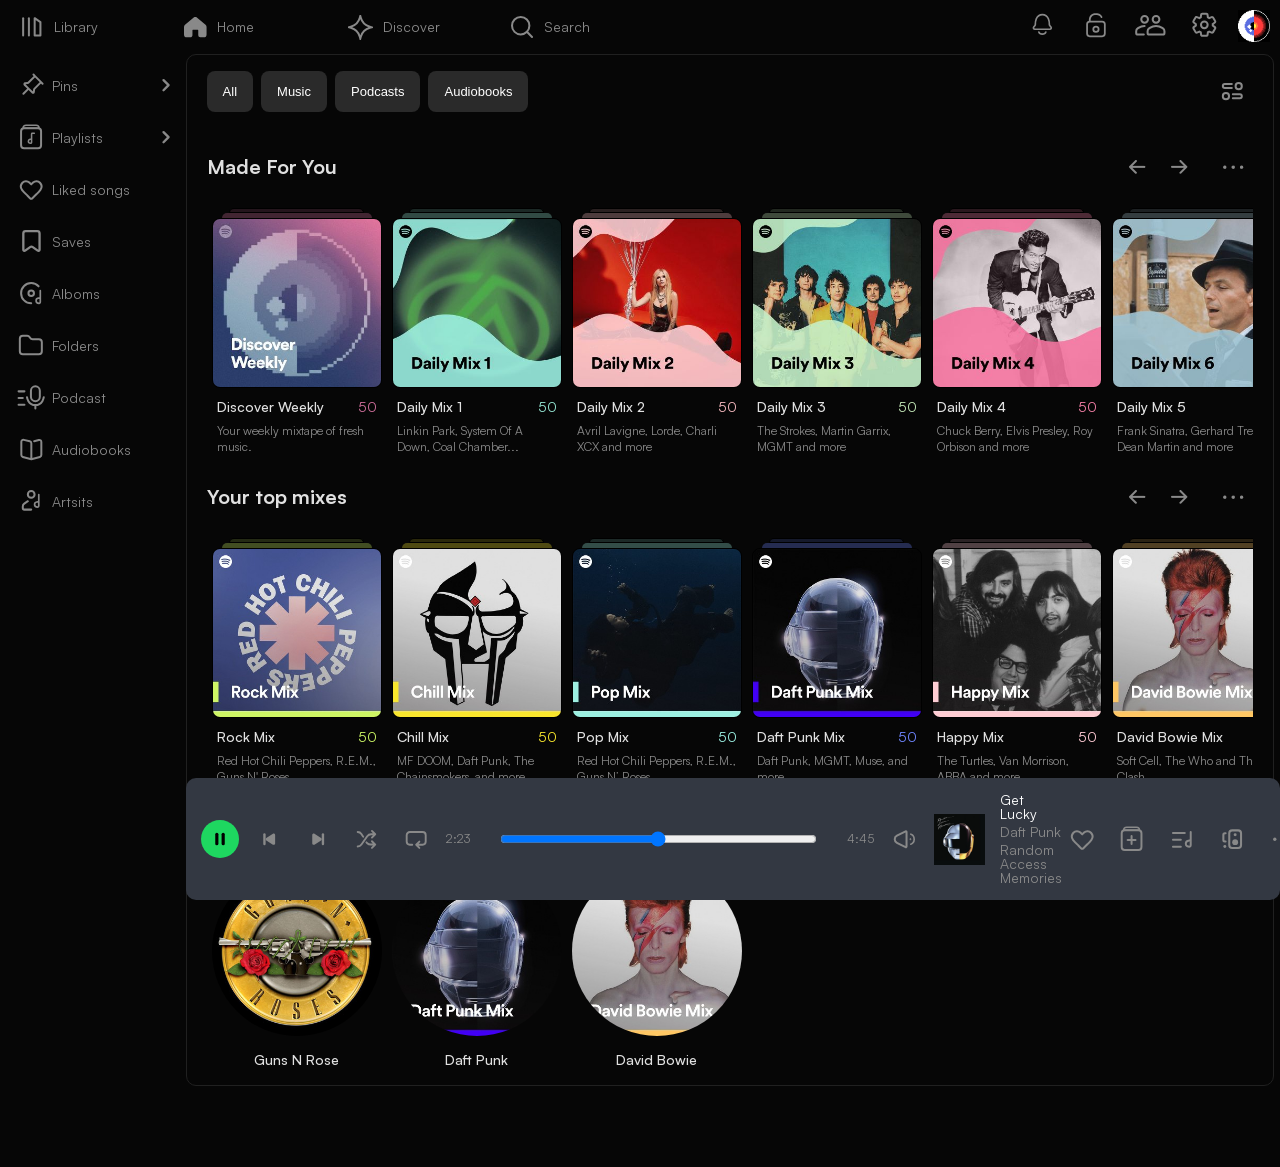
<file: index.html>
<!doctype html>
<html lang="en">
    <head>
        <meta charset="UTF-8">
        <meta name="viewport" content="width=device-width, initial-scale=1.0">
        <link rel="stylesheet" href="./css/style.css">
        <link rel="stylesheet" href="./fonts/Satoshi_complete/Satoshi_complete/Fonts/WEB/css/satoshi.css">
        <title>imer-10Xfy</title>
    </head>

    <body>
        <!-- mobile and desktop header and menu -->
         <header>
            <!-- desktop >1200px -->
            <section class="desktop-menu">
                <figure class="first-section-head">
                    <div class="header-div">
                        <a href="./Z-HTMLS/Library-HTML/Library.html">
                            <img src="./assets/images/library.svg" alt="#">
                            <p>Library</p>
                        </a>
                    </div>

                    <div class="header-div">
                        <a href="./index.html">
                            <img src="./assets/images/home button.svg" alt="#">
                            <p>Home</p>
                        </a>
                    </div>

                    <div class="header-div">
                        <a href="./Z-HTMLS/Discover.html">
                            <img src="./assets/images/Star.svg" alt="#">
                            <p>Discover</p>
                        </a>
                    </div>

                    <div class="header-div">
                        <a href="./Z-HTMLS/search.html">
                            <img src="./assets/images/search.svg" alt="#">
                            <p>Search</p>
                        </a>
                    </div>

                </figure>
                <figure class="second-section-head">
                    <a href="#"><img src="./assets/images/News.svg" class="green-hover" alt="#"></a>
                    <a href="#"><img src="./assets/images/private.svg" class="green-hover" alt="#"></a>

                    <!-- მარჯვენა საიდბარის ღილაკი -->
                    <label for="right-sidebar" class="right-sidebar-btn">
                        <input type="checkbox" id="right-sidebar" hidden>
                        <img src="./assets/images/friends.svg" alt="#" class="checked-color">
                    </label>

                    <a href="#"><img src="./assets/images/settings.svg" class="green-hover" alt="#"></a>
                    <a href="#"><img src="./assets/images/profile image.png" class="profile-img" alt="#"></a>
                </figure>
            </section>
            <!-- mobile 390px -->
            <section class="mobile-menu">
                <div class="header-div">
                    <a href="./index.html">
                        <img src="./assets/images/home button.svg" alt="#">
                        <p>Home</p>
                    </a>
                </div>
                <div class="header-div">
                    <a href="./Z-HTMLS/Discover.html">
                        <img src="./assets/images/Star.svg" alt="#">
                        <p>Discover</p>
                    </a>
                </div>
                <div class="header-div">
                    <a href="./Z-HTMLS/search.html">
                        <img src="./assets/images/search.svg" alt="#">
                        <p>Search</p>
                    </a>
                </div>
                <div class="header-div">
                    <a href="./Z-HTMLS/Library-HTML/Library.html">
                        <img src="./assets/images/library.svg" alt="#">
                        <p>Library</p>
                    </a>
                </div>
                <div class="header-div">
                    <a href="#">
                        <img src="./assets/images/profile.svg" alt="#">
                        <p>Me</p>
                    </a>
                </div>
            </section>
        </header>


        <main>
            <!-- sidebar sections -->
            <aside class="side-bar">
                <nav>
                    <ul>
                        <li>
                            <a href="#">
                                <img src="./assets/images/Pins.svg" alt="#">
                                <p>Pins</p>
                            </a>
                            <img class="arrow" src="./assets/images/sidebar.svg" alt="#">
                        </li>
                        <li>
                            <a href="./Z-HTMLS/Playlist.html">
                                <img src="./assets/images/Playlist.svg" alt="#">
                                <p>Playlists</p>
                            </a>
                            <img class="arrow" src="./assets/images/sidebar.svg" alt="#">
                        </li>
                        <li>
                            <a href="./Z-HTMLS/Library-HTML/Linked-songs.html">
                                <img src="./assets/images/liked songs.svg" alt="#">
                                <p>Liked songs</p>
                            </a>
                        </li>
                        <li>
                            <a href="#">
                                <img src="./assets/images/saves.svg" alt="#">
                                <p>Saves</p>
                            </a>
                        </li>
                        <li>
                            <a href="./Z-HTMLS/Album.html">
                                <img src="./assets/images/Alboms.svg" alt="#">
                                <p>Alboms</p>
                            </a>
                        </li>
                        <li>
                            <a href="#">
                                <img src="./assets/images/Folders.svg" alt="#">
                                <p>Folders</p>
                            </a>
                        </li>
                        <li>
                            <a href="#">
                                <img src="./assets/images/podcast.svg" alt="#">
                                <p>Podcast</p>
                            </a>
                        </li>
                        <li>
                            <a href="#">
                                <img src="./assets/images/audiobook.svg" alt="#">
                                <p>Audiobooks</p>
                            </a>
                        </li>
                        <li>
                            <a href="./Z-HTMLS/Artists-HTML/Artist-Home.html">
                                <img src="./assets/images/Artists.svg" alt="#">
                                <p>Artsits</p>
                            </a>
                        </li>
                    </ul>
                </nav>
            </aside>

            <section class="main-content">

                <section class="card-container">
                    <!-- temo -->
                    <section class="first-section">
                        <div class="filter-bar">
                            <button class="filter-btn filter-btn--all">All</button>
                            <button class="filter-btn">Music</button>
                            <button class="filter-btn">Podcasts</button>
                            <button class="filter-btn">Audiobooks</button>

                            <button class="icon-btn">
                                <img src="assets/images/first-section-icon.svg" alt="Settings" />
                            </button>
                        </div>

                        <div class="first-section-grid">
                            <a href="#" class="mix-card">
                                <img src="assets/images/first-section-img1.svg" alt="Get Lucky" />
                                <div class="card-info">
                                    <h4>Get Lucky feat...</h4>
                                    <p>Daft Punk</p>
                                </div>
                            </a>

                            <a href="#" class="mix-card">
                                <img src="assets/images/first-section-img2.svg" alt="Daily Mix 2" />
                                <div class="card-info">
                                    <h4>Daily Mix 2</h4>
                                </div>
                            </a>

                            <a href="#" class="mix-card">
                                <img src="assets/images/first-section-img3.svg" alt="Daily Mix 2" />
                                <div class="card-info">
                                    <h4>Daily Mix 1</h4>
                                </div>
                            </a>

                            <a href="#" class="mix-card">
                                <img src="assets/images/first-section-img1.svg" alt="Get Lucky" />
                                <div class="card-info">
                                    <h4>Instant Crush</h4>
                                    <p>Daft Punk</p>
                                </div>
                            </a>

                            <a href="#" class="mix-card">
                                <img src="assets/images/first-section-img1.svg" alt="Get Lucky" />
                                <div class="card-info">
                                    <h4>Around the Wo...</h4>
                                    <p>Daft Punk</p>
                                </div>
                            </a>

                            <a href="#" class="mix-card">
                                <img src="assets/images/first-section-img4.svg" alt="Get Lucky" />
                                <div class="card-info">
                                    <h4>Rock Mix</h4>
                                </div>
                            </a>
                        </div>
                    </section>


                    <!-- Mate -->
                    <section class="card-section">
                        <div class="card-title">
                            <p>Made For You</p>
                            <div>
                                <img src="assets/images/leftArrow.png" alt="leftArrow" class="arr">
                                <img src="assets/images/rightWhiteArrow.png" alt="rightWhiteArrow" class="arr">
                                <img src="assets/images/tree-dots.png" alt="tree dots :D" class="treeDots">
                            </div>
                        </div>
                        
                        <div class="cards-row1">
                            <div class="cards-container">
                                <div class="card">
                                    <div></div>
                                    <div></div>
                                    <a href="#">
                                        <img src="assets/images/DiscoverWeekly.png" class="card-img" alt="card"
                                            title="Discover Weekly">
                                    </a>
                                </div>
                                <div class="card-text">
                                    <p>Discover Weekly</p>
                                    <p>50</p>
                                </div>
                                <p>Your weekly mixtape of fresh music.</p>
                            </div>

                            <div class="cards-container">
                                <div class="card">
                                    <div></div>
                                    <div></div>
                                    <a href="#">
                                        <img src="assets/images/DailyMix1.png" class="card-img" alt="card"
                                            title="Daily Mix 1">
                                    </a>
                                </div>
                                <div class="card-text">
                                    <p>Daily Mix 1</p>
                                    <p>50</p>
                                </div>
                                <p>Linkin Park, System Of A Down, Coal Chamber...</p>
                            </div>

                            <div class="cards-container">
                                <div class="card">
                                    <div></div>
                                    <div></div>
                                    <a href="#">
                                        <img src="assets/images/DailyMix2.png" class="card-img" alt="card"
                                            title="Daily Mix 2">
                                    </a>
                                </div>
                                <div class="card-text">
                                    <p>Daily Mix 2</p>
                                    <p>50</p>
                                </div>
                                <p>Avril Lavigne, Lorde, Charli XCX and more</p>
                            </div>

                            <div class="cards-container">
                                <div class="card">
                                    <div></div>
                                    <div></div>
                                    <a href="#">
                                        <img src="assets/images/DailyMix3.png" class="card-img" alt="card"
                                            title="Daily Mix 3">
                                    </a>
                                </div>
                                <div class="card-text">
                                    <p>Daily Mix 3</p>
                                    <p>50</p>
                                </div>
                                <p>The Strokes, Martin Garrix, MGMT and more</p>
                            </div>

                            <div class="cards-container">
                                <div class="card">
                                    <div></div>
                                    <div></div>
                                    <a href="#">
                                        <img src="assets/images/DailyMix4.png" class="card-img" alt="card"
                                            title="Daily Mix 4">
                                    </a>
                                </div>
                                <div class="card-text">
                                    <p>Daily Mix 4</p>
                                    <p>50</p>
                                </div>
                                <p>Chuck Berry, Elvis Presley, Roy Orbison and more</p>
                            </div>

                            <div class="cards-container">
                                <div class="card">
                                    <div></div>
                                    <div></div>
                                    <a href="#">
                                        <img src="assets/images/DailyMix5.png" class="card-img" alt="card"
                                            title="Daily Mix 5">
                                    </a>
                                </div>
                                <div class="card-text">
                                    <p>Daily Mix 5</p>
                                    <p>50</p>
                                </div>
                                <p>Frank Sinatra, Gerhard Trede, Dean Martin and more</p>
                            </div>

                            <div class="cards-container">
                                <div class="card">
                                    <div></div>
                                    <div></div>
                                    <a href="#">
                                        <img src="assets/images/NirvanaRadio.png" class="card-img" alt="card"
                                            title="Nirvana Radio">
                                    </a>
                                </div>
                                <div class="card-text">
                                    <p>Nirvana Radio</p>
                                    <p>50</p>
                                </div>
                                <p>The Strokes, Martin Garrix, MGMT and more</p>
                            </div>

                            <div class="cards-container">
                                <div class="card">
                                    <div></div>
                                    <div></div>
                                    <a href="#">
                                        <img src="assets/images/FallOutBoy.png" class="card-img" alt="card"
                                            title="Fall Out Boy Radio">
                                    </a>
                                </div>
                                <div class="card-text">
                                    <p>Fall Out Boy Radio</p>
                                    <p>50</p>
                                </div>
                                <p>With Panic! At The Disco, The All-American Rejects,...</p>
                            </div>
                        </div>
                    </section>

                    <section class="card-section">
                        <div class="card-title">
                            <p>Your top mixes</p>
                            <div>
                                <img src="assets/images/leftArrow.png" alt="leftArrow" class="arr">
                                <img src="assets/images/rightWhiteArrow.png" alt="rightWhiteArrow" class="arr">
                                <img src="assets/images/tree-dots.png" alt="tree dots :D" class="treeDots">
                            </div>
                        </div>


                        <div class="cards-row2">
                            <div class="cards-container">
                                <div class="card">
                                    <div></div>
                                    <div></div>
                                    <a href="#">
                                        <img src="assets/images/RockMix.png" class="card-img" alt="card" title="Rock Mix">
                                    </a>
                                </div>
                                <div class="card-text">
                                    <p>Rock Mix</p>
                                    <p>50</p>
                                </div>
                                <p>Red Hot Chili Peppers, R.E.M., Guns N' Roses...</p>
                            </div>

                            <div class="cards-container">
                                <div class="card">
                                    <div></div>
                                    <div></div>
                                    <a href="#">
                                        <img src="assets/images/ChillMix.png" class="card-img" alt="card" title="Chill Mix">
                                    </a>
                                </div>
                                <div class="card-text">
                                    <p>Chill Mix</p>
                                    <p>50</p>
                                </div>
                                <p>MF DOOM, Daft Punk, The Chainsmokers, and more.</p>
                            </div>

                            <div class="cards-container">
                                <div class="card">
                                    <div></div>
                                    <div></div>
                                    <a href="#">
                                        <img src="assets/images/PopMix.png" class="card-img" alt="card" title="Pop Mix">
                                    </a>
                                </div>
                                <div class="card-text">
                                    <p>Pop Mix</p>
                                    <p>50</p>
                                </div>
                                <p>Red Hot Chili Peppers, R.E.M., Guns N’ Roses...</p>
                            </div>

                            <div class="cards-container">
                                <div class="card">
                                    <div></div>
                                    <div></div>
                                    <a href="#">
                                        <img src="assets/images/DaftPunkMix.png" class="card-img" alt="card"
                                            title="Daft Punk Mix">
                                    </a>
                                </div>
                                <div class="card-text">
                                    <p>Daft Punk Mix</p>
                                    <p>50</p>
                                </div>
                                <p>Daft Punk, MGMT, Muse, and more</p>
                            </div>

                            <div class="cards-container">
                                <div class="card">
                                    <div></div>
                                    <div></div>
                                    <a href="#">
                                        <img src="assets/images/HappyMix.png" class="card-img" alt="card" title="Happy Mix">
                                    </a>
                                </div>
                                <div class="card-text">
                                    <p>Happy Mix</p>
                                    <p>50</p>
                                </div>
                                <p>The Turtles, Van Morrison, ABBA and more</p>
                            </div>

                            <div class="cards-container">
                                <div class="card">
                                    <div></div>
                                    <div></div>
                                    <a href="#">
                                        <img src="assets/images/DavidBowieMix.png" class="card-img" alt="card"
                                            title="David Bowie Mix">
                                    </a>
                                </div>
                                <div class="card-text">
                                    <p>David Bowie Mix</p>
                                    <p>50</p>
                                </div>
                                <p>Soft Cell, The Who and The Clash</p>
                            </div>

                            <div class="cards-container">
                                <div class="card">
                                    <div></div>
                                    <div></div>
                                    <a href="#">
                                        <img src="assets/images/UpbeatMix.png" class="card-img" alt="card"
                                            title="Upbeat Mix">
                                    </a>
                                </div>
                                <div class="card-text">
                                    <p>Upbeat Mix</p>
                                    <p>50</p>
                                </div>
                                <p>Kylie Minogue, Charli XCX, Cage The Elephant and....</p>
                            </div>

                            <div class="cards-container">
                                <div class="card">
                                    <div></div>
                                    <div></div>
                                    <a href="#">
                                        <img src="assets/images/60sMix.png" class="card-img" alt="card" title="60s Mix">
                                    </a>
                                </div>
                                <div class="card-text">
                                    <p>60s Mix</p>
                                    <p>50</p>
                                </div>
                                <p>Chuck Berry, Skeeter David, Van Morrison and....</p>
                            </div>
                        </div>
                    </section>

                    <section class="card-section">
                        <div class="card-title">
                            <p>Your favorite artists</p>
                            <div>
                                <img src="assets/images/leftArrow.png" alt="leftArrow" class="arr">
                                <img src="assets/images/rightWhiteArrow.png" alt="rightWhiteArrow" class="arr">
                                <img src="assets/images/tree-dots.png" alt="tree dots :D" class="treeDots">
                            </div>
                        </div>


                        <div class="cards-row3">
                            <div>
                                <img src="assets/images/roseAndYellow.png" class="card-img-row3">
                                <p>Guns N Rose</p>
                            </div>
                            <div>
                                <img src="assets/images/DaftPunkMix.png" class="card-img-row3" alt="card" title="Daft Punk">
                                <p>Daft Punk</p>
                            </div>
                            <div>
                                <img src="assets/images/DavidBowieMix.png" class="card-img-row3" aria-readonly="card"
                                    title="David Bowie">
                                <p>David Bowie</p>
                            </div>
                        </div>
                    </section>
                </section>
            </section>


            <!-- ********* rightb side bar ********** -->

            <section class="right-sidebar-section">
                <aside class="rightSidebar">
                    <div class="right-bar-head">
                        <p>Friends Activity</p>
                        <img src="assets/images/addFriends.png" class="addFriends-img">
                    </div>


                    <div class="right-main-divs">
                        <img src="./assets/images/friend1.png" class="friends-img">
                        <div>
                            <p>FriendlyMusicListener</p>
                            <div class="friends-list1">
                                <img src="assets/images/iconsConection.png">
                                <p>Goosebumps</p>
                                <div></div>
                                <p>Travis Scott</p>
                            </div>
                        </div>
                    </div>

                    <div class="right-main-divs">
                        <img src="./assets/images/friend2.png" class="friends-img">
                        <div>
                            <p>AverageMusicEnjoyer</p>
                            <div class="friends-list1">
                                <img src="assets/images/iconsConection.png">
                                <p>Get Lucky</p>
                                <div></div>
                                <p>Daft Punk</p>
                            </div>
                        </div>
                    </div>

                    <div class="right-main-divs">
                        <img src="./assets/images/friend3.png" class="friends-img">
                        <div>
                            <p>MusicEnthusiast</p>
                            <div class="friends-list2">
                                <p>1h</p>
                                <p>would he</p>
                                <div></div>
                                <p>joji</p>
                            </div>
                        </div>
                    </div>

                    <div class="right-main-divs">
                        <img src="./assets/images/friend4.png" class="friends-img">
                        <div>
                            <p>IListenToMusic56</p>
                            <div class="friends-list2">
                                <p>6h</p>
                                <p>Rockstar</p>
                                <div></div>
                                <p>Post Malone</p>
                            </div>
                        </div>
                    </div>
                </aside>
            </section>
        </main>


        <footer>
            <section class="player">
                <nav class="mobile-player">
                    <ul class="items-wrapper">
                        <li class="song-player">
                            <img class="mobile-player-photo" src="./assets/player images/music-img.png" alt="">
                            <article class="player-text-container">
                                <p class="song-title">Get Lucky (feat. Pharrell Williams and Nile Rodgers)</p>
                                <p>Daft Punk</p>
                            </article>
                        </li>
                        <li class="buttons-container">
                            <button><img src="./assets/player images/add to playlits.svg" alt="#"></button>
                            <button><img src="./assets/player images/play simple.svg" alt="#"></button>
                        </li>
                    </ul>
                </nav>
                <nav class="desktop-player">
                    <ul class="list-item-containers">
                        <li><button class="pause-button"><img src="./assets/desktop-player imagaes/desktop player -pouse button.svg" alt="#"></button></li>
                        <li><button><img src="./assets/desktop-player imagaes/player left.svg" alt="#"></button></li>
                        <li><button><img src="./assets/desktop-player imagaes/player right.svg" alt="#"></button></li>
                        <li><button><img src="./assets/desktop-player imagaes/shuffle.svg" alt="#"></button></li>
                        <li><button><img src="./assets/desktop-player imagaes/loop.svg" alt="#"></button></li>
                        <li>
                            <article class="player-time">
                                <span>2:23</span>
                                <input type="range" min="0" max="100" value="50" class="progress">
                                <span>4:45</span>
                            </article>
                        </li>
                        <li><button><img src="./assets/desktop-player imagaes/volume.svg" alt="#"></button></li>
                        <li>
                            <figure>
                                <img class="desktop-playe-image" src="./assets/player images/music-img.png" alt="#">
                                <figcaption>
                                    <h1>Get Lucky</h1>
                                    <p>Daft Punk</p>
                                    <p>Random Access Memories</p>
                                </figcaption>
                            </figure>
                        </li>
                    </ul>

                    <ul class="list-item-containers">
                        <li><button><img src="./assets/desktop-player imagaes/pc-like.svg" alt="#"></button></li>
                        <li><button><img src="./assets/desktop-player imagaes/pc-playlist.svg" alt="#"></button></li>
                        <li><button><img src="./assets/desktop-player imagaes/pc-lyrics.svg" alt="#"></button></li>
                        <li><button><img src="./assets/desktop-player imagaes/pc-device.svg" alt="#"></button></li>
                        <li><button><img src="./assets/desktop-player imagaes/pc-playing-more.svg" alt="#"></button></li>
                        <li><button class="line"><img src="./assets/desktop-player imagaes/line.svg" alt="#"></button></li>
                        <li><button class="profile-img"><img src="./assets/desktop-player imagaes/DJ.svg" alt="#"></button></li>
                        <li><button><img src="./assets/desktop-player imagaes/pc-queue.svg" alt="#"></button></li>
                    </ul>
                </nav>
            </section>
        </footer>
    </body>
</html>
</file>
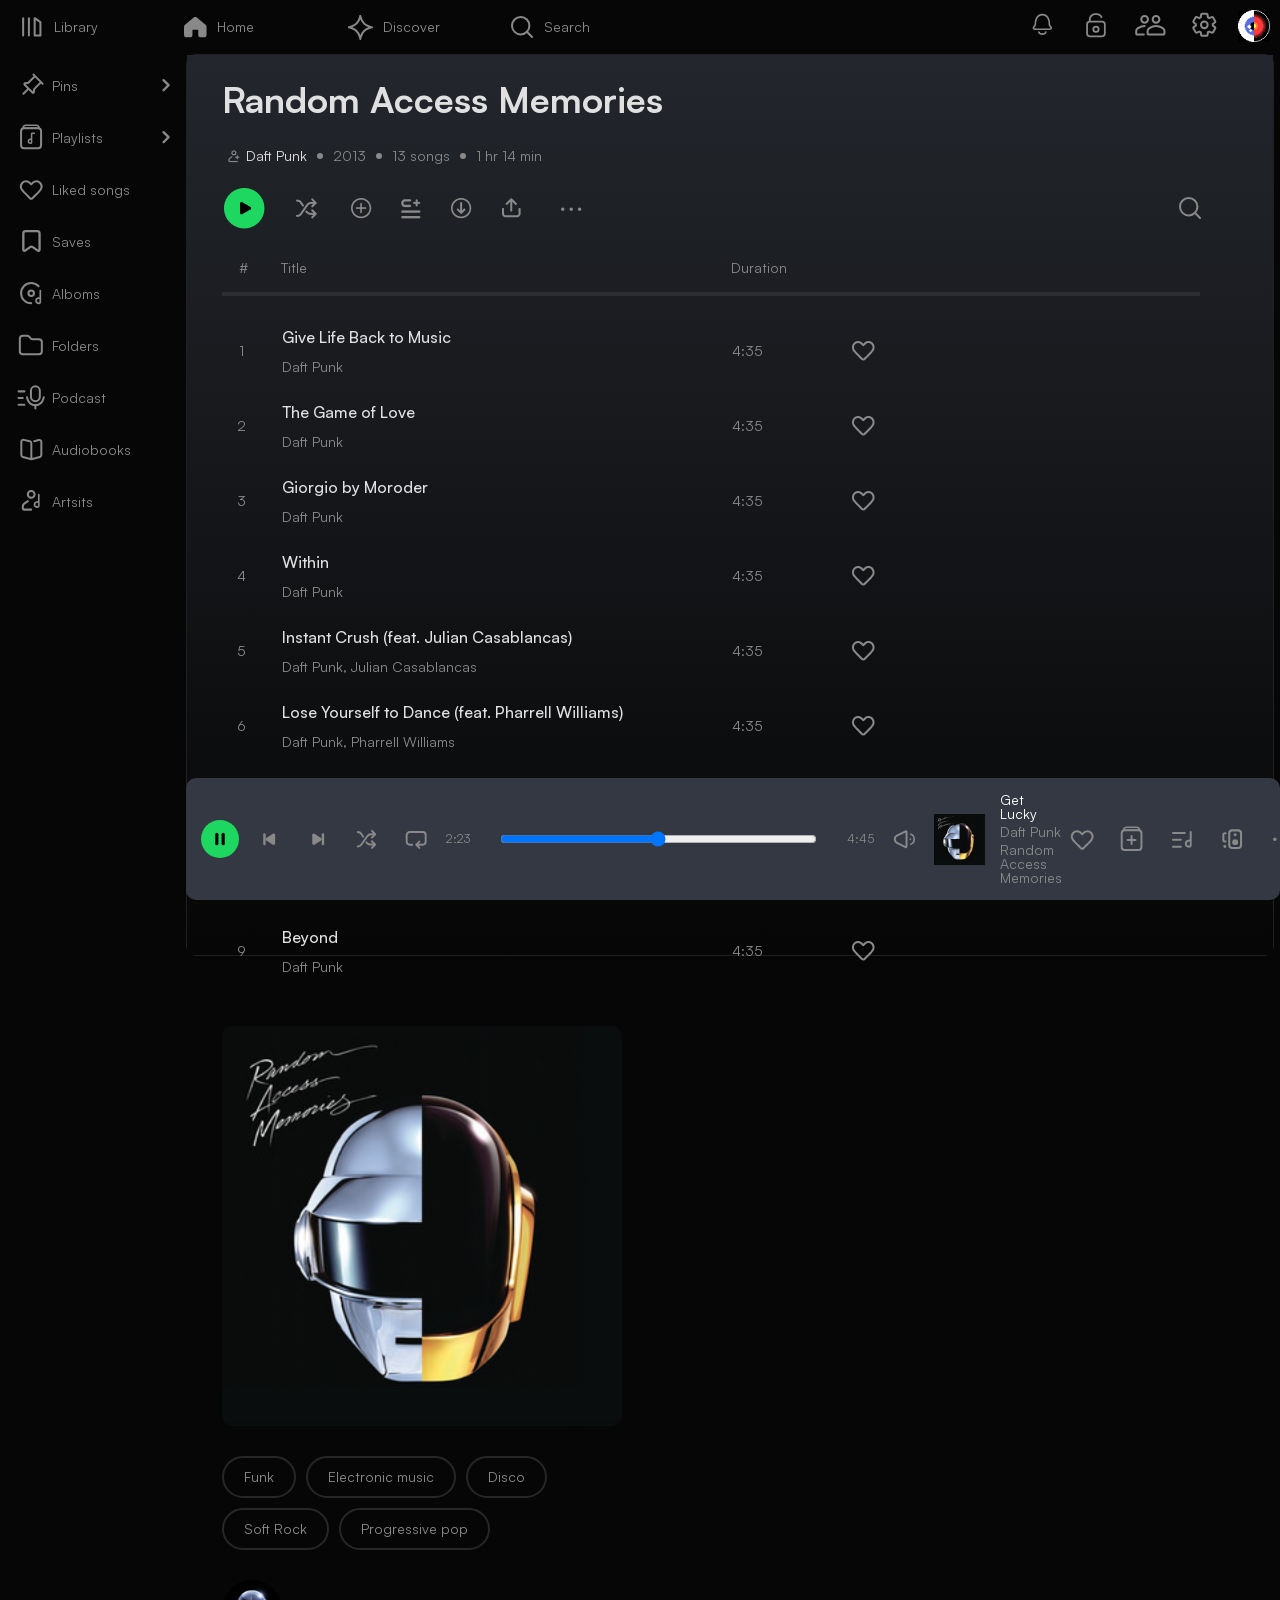
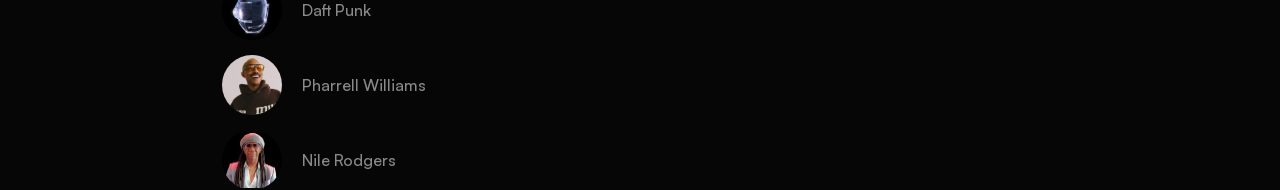
<file: Z-HTMLS/Album.html>
<!DOCTYPE html>
<html lang="en">
    <head>
        <meta charset="UTF-8">
        <meta name="viewport" content="width=device-width, initial-scale=1.0">
        <title>Album</title>
        <link rel="stylesheet" href="../css/style.css">
        <link rel="stylesheet" href="../fonts/Satoshi_complete/Satoshi_complete/Fonts/WEB/css/satoshi.css">
    </head>

    <body>
        <!-- mobile and desktop header and menu -->
                        <header>
            <!-- desktop >1200px -->
            <section class="desktop-menu">
                <figure class="first-section-head">
                    <div class="header-div">
                        <a href="../Z-HTMLS/Library-HTML/Library.html">
                            <img src="../assets/images/library.svg" alt="#">
                            <p>Library</p>
                        </a>
                    </div>

                    <div class="header-div">
                        <a href="../index.html">
                            <img src="../assets/images/home button.svg" alt="#">
                            <p>Home</p>
                        </a>
                    </div>

                    <div class="header-div">
                        <a href="../Z-HTMLS/Discover.html">
                            <img src="../assets/images/Star.svg" alt="#">
                            <p>Discover</p>
                        </a>
                    </div>

                    <div class="header-div">
                        <a href="../Z-HTMLS/search.html">
                            <img src="../assets/images/search.svg" alt="#">
                            <p>Search</p>
                        </a>
                    </div>

                </figure>
                <figure class="second-section-head">
                    <a href="#"><img src="../assets/images/News.svg" class="green-hover" alt="#"></a>
                    <a href="#"><img src="../assets/images/private.svg" class="green-hover" alt="#"></a>

                    <!-- მარჯვენა საიდბარის ღილაკი -->
                    <label for="right-sidebar" class="right-sidebar-btn">
                        <input type="checkbox" id="right-sidebar" hidden>
                        <img src="../assets/images/friends.svg" alt="#" class="checked-color">
                    </label>

                    <a href="#"><img src="../assets/images/settings.svg" class="green-hover" alt="#"></a>
                    <a href="#"><img src="../assets/images/profile image.png" class="profile-img" alt="#"></a>
                </figure>
            </section>
            <!-- mobile 390px -->
            <section class="mobile-menu">
                <div class="header-div">
                    <a href="../index.html">
                        <img src="../assets/images/home button.svg" alt="#">
                        <p>Home</p>
                    </a>
                </div>
                <div class="header-div">
                    <a href="../Z-HTMLS/Discover.html">
                        <img src="../assets/images/Star.svg" alt="#">
                        <p>Discover</p>
                    </a>
                </div>
                <div class="header-div">
                    <a href="../Z-HTMLS/search.html">
                        <img src="../assets/images/search.svg" alt="#">
                        <p>Search</p>
                    </a>
                </div>
                <div class="header-div">
                    <a href="../Z-HTMLS/Library-HTML/Library.html">
                        <img src="../assets/images/library.svg" alt="#">
                        <p>Library</p>
                    </a>
                </div>
                <div class="header-div">
                    <a href="#">
                        <img src="../assets/images/profile.svg" alt="#">
                        <p>Me</p>
                    </a>
                </div>
            </section>
        </header>

        <main>
            <!-- sidebar sections -->
            <aside class="side-bar">
                <nav>
                    <ul>
                        <li>
                            <a href="#">
                                <img src=".././assets/images/Pins.svg" alt="#">
                                <p>Pins</p>
                            </a>
                            <img class="arrow" src=".././assets/images/sidebar.svg" alt="#">
                        </li>
                        <li>
                            <a href="../Z-HTMLS/Playlist.html">
                                <img src=".././assets/images/Playlist.svg" alt="#">
                                <p>Playlists</p>
                            </a>
                            <img class="arrow" src=".././assets/images/sidebar.svg" alt="#">
                        </li>
                        <li>
                            <a href="../Z-HTMLS/Library-HTML/Linked-songs.html">
                                <img src=".././assets/images/liked songs.svg" alt="#">
                                <p>Liked songs</p>
                            </a>
                        </li>
                        <li>
                            <a href="#">
                                <img src=".././assets/images/saves.svg" alt="#">
                                <p>Saves</p>
                            </a>
                        </li>
                        <li>
                            <a href="../Z-HTMLS/Album.html">
                                <img src=".././assets/images/Alboms.svg" alt="#">
                                <p>Alboms</p>
                            </a>
                        </li>
                        <li>
                            <a href="#">
                                <img src=".././assets/images/Folders.svg" alt="#">
                                <p>Folders</p>
                            </a>
                        </li>
                        <li>
                            <a href="Podcasts/Podcast.html">
                                <img src=".././assets/images/podcast.svg" alt="#">
                                <p>Podcast</p>
                            </a>
                        </li>
                        <li>
                            <a href="#">
                                <img src=".././assets/images/audiobook.svg" alt="#">
                                <p>Audiobooks</p>
                            </a>
                        </li>
                        <li>
                            <a href="../Z-HTMLS/Artists-HTML/Artist-Home.html">
                                <img src=".././assets/images/Artists.svg" alt="#">
                                <p>Artsits</p>
                            </a>
                        </li>
                    </ul>
                </nav>
            </aside>
            

            <!-- ************************************ -->

            <!--  M O B I L E  -->
            <section class="main-content">
                <section class="album-background">
                    <section class="albumList">
                        <div class="album-search">
                            <label>
                                <input type="search" name="album-search" placeholder="Search playlist">
                                <img src="../assets/images/search.svg" class="Lib-search-Hov">
                            </label>
                            <img src="../assets/images/mobile-inf.png">
                        </div>

                        <div class="imgCenter">
                            <img src="../assets/images/JovanyJorjo.png" alt="card" title="Random Access Memories">
                        </div>


                        <div class="album-main-center">
                            <p>Random Access Memories</p>

                            <div class="album-middle-cont">
                                <p>By <span class="spotify">Spotify</span> </p>
                                <div></div>
                                <p> 50 songs </p>
                                <div></div>
                                <p> 3 hr 30 min</p>
                            </div>

                            <div class="Center-last">
                                <div>
                                    <img src="../assets/images/plusBag-icon.png" alt="icon">
                                    <img src="../assets/images/snake-icon.png" alt="icon">
                                    <img src="../assets/images/download-icon.png" alt="icon">
                                    <img src="../assets/images/tree-dots.png" alt="icon">
                                </div>
                                <div>
                                    <img src="../assets/images/doubleArrow-icon.png" alt="icon">
                                    <img src="../assets/images/greenYoutub-icon.png" alt="icon">
                                </div>
                            </div>
                        </div>


                        <div class="play-last-content">
                            <div class="play-cont">
                                <div>
                                    <img src="../assets/images/JovanyJorjo.png" class="play-cont-img" alt="Jovany Jorjo" title="Jovany Jorjo">
                                    <div>
                                        <p>Get Lucky</p>
                                        <p>Daft Punk</p>
                                    </div>
                                </div>
                                <img src="../assets/images/tree-dots.png" class="tree-dots" alt="icon" title="three dots">
                            </div>
                            
                            <div class="play-cont">
                                <div>
                                    <img src="../assets/images/JovanyJorjo.png" class="play-cont-img" alt="Jovany Jorjo" title="Jovany Jorjo">
                                    <div>
                                        <p>Instant Crush</p>
                                        <p>Daft Punk, Julian Casablancas</p>
                                    </div>
                                </div>
                                <img src="../assets/images/tree-dots.png" class="tree-dots" alt="icon" title="three dots">
                            </div>

                            <div class="play-cont">
                                <div>
                                    <img src="../assets/images/onMelancholy.png" class="play-cont-img" alt="Jovany Jorjo" title="Jovany Jorjo">
                                    <div>
                                        <p>On Melancholy Hill</p>
                                        <p>Gorillaz</p>
                                    </div>
                                </div>
                                <img src="../assets/images/tree-dots.png" class="tree-dots" alt="icon" title="three dots">
                            </div>

                            <div class="play-cont">
                                <div>
                                    <img src="../assets/images/Tained-love.png" class="play-cont-img" alt="Jovany Jorjo" title="Jovany Jorjo">
                                    <div>
                                        <p>Tainted Love</p>
                                        <p>Soft Cell</p>
                                    </div>
                                </div>
                                <img src="../assets/images/tree-dots.png" class="tree-dots" alt="icon" title="three dots">
                            </div>

                            <div class="play-cont">
                                <div>
                                    <img src="../assets/images/oneMoreTime.png" class="play-cont-img" alt="Jovany Jorjo" title="Jovany Jorjo">
                                    <div>
                                        <p>One More Time</p>
                                        <p>Daft Punk</p>
                                    </div>
                                </div>
                                <img src="../assets/images/tree-dots.png" class="tree-dots" alt="icon" title="three dots">
                            </div>

                            <div class="play-cont">
                                <div>
                                    <img src="../assets/images/ElectricFeel.png" class="play-cont-img" alt="Jovany Jorjo" title="Jovany Jorjo">
                                    <div>
                                        <p>Electric Feel</p>
                                        <p>MGMT</p>
                                    </div>
                                </div>
                                <img src="../assets/images/tree-dots.png" class="tree-dots" alt="icon" title="three dots">
                            </div>

                            <div class="play-cont">
                                <div>
                                    <img src="../assets/images/JovanyJorjo.png" class="play-cont-img" alt="Jovany Jorjo" title="Jovany Jorjo">
                                    <div>
                                        <p>Give Life Back to Music</p>
                                        <p>Daft Punk</p>
                                    </div>
                                </div>
                                <img src="../assets/images/tree-dots.png" class="tree-dots" alt="icon" title="three dots">
                            </div>
                        </div>
                    </section>
                </section>


                <!--  D E S K T O P  -->
                <section class="album-body">
                    <section class="PlayDeskCont albumDeskCont">
                        <div class="left-content album-left">
                            <div class="PlayDesk-head">
                                <p>Random Access Memories</p>

                                <div class="PlayDesk-middle">
                                    <span>
                                        <img src="../assets/images/addFriends.png" alt="icon" class="album-addFriend-icon">
                                    </span>
                                    <p><span class="spotify">Daft Punk</span></p>
                                    <div></div>
                                    <p> 2013 </p>
                                    <div></div>
                                    <p> 13 songs</p>
                                    <div></div>
                                    <p>1 hr 14 min</p>
                                </div>

                                <div class="PlayDesk-last album-head-last">
                                    <div>
                                        <img src="../assets/images/greenYoutub-icon.png" alt="icon">
                                        <img src="../assets/images/doubleArrow-icon.png" alt="icon">
                                        <img src="../assets/images/plus-circle-icon.png" alt="icon">
                                        <img src="../assets/images/snake-icon.png" alt="icon">
                                        <img src="../assets/images/download-icon.png" alt="icon">
                                        <img src="../assets/images/upload-icon.png" alt="icon">
                                        <img src="../assets/images/tree-dots.png" alt="icon">
                                    </div>
                                    <img src="../assets/images/search.svg" alt="icon">
                                </div>
                            </div>


                            <div class="album-main-cont">
                                <div class="album-list-head">
                                    <p>#</p>
                                    <p>Title</p>
                                    <p>Duration</p>
                                </div>

                                <hr>

                                <div class="album-list-main">
                                    <div>
                                        <p>1</p>
                                        <div>
                                            <p>Give Life Back to Music</p>
                                            <p>Daft Punk</p>
                                        </div>
                                        <p>4:35</p>
                                        <img src="../assets/images/heart-icon.png" alt="icon">
                                    </div>

                                    <div>
                                        <p>2</p>
                                        <div>
                                            <p>The Game of Love</p>
                                            <p>Daft Punk</p>
                                        </div>
                                        <p>4:35</p>
                                        <img src="../assets/images/heart-icon.png" alt="icon">
                                    </div>

                                    <div>
                                        <p>3</p>
                                        <div>
                                            <p>Giorgio by Moroder</p>
                                            <p>Daft Punk</p>
                                        </div>
                                        <p>4:35</p>
                                        <img src="../assets/images/heart-icon.png" alt="icon">
                                    </div>

                                    <div>
                                        <p>4</p>
                                        <div>
                                            <p>Within</p>
                                            <p>Daft Punk</p>
                                        </div>
                                        <p>4:35</p>
                                        <img src="../assets/images/heart-icon.png" alt="icon">
                                    </div>

                                    <div>
                                        <p>5</p>
                                        <div>
                                            <p>Instant Crush (feat. Julian Casablancas)</p>
                                            <p>Daft Punk, Julian Casablancas</p>
                                        </div>
                                        <p>4:35</p>
                                        <img src="../assets/images/heart-icon.png" alt="icon">
                                    </div>

                                    <div>
                                        <p>6</p>
                                        <div>
                                            <p>Lose Yourself to Dance (feat. Pharrell Williams)</p>
                                            <p>Daft Punk, Pharrell Williams</p>
                                        </div>
                                        <p>4:35</p>
                                        <img src="../assets/images/heart-icon.png" alt="icon">
                                    </div>

                                    <div>
                                        <p>7</p>
                                        <div>
                                            <p>Touch (feat. Pharrell Williams)</p>
                                            <p>Daft Punk, Pharrell Williams</p>
                                        </div>
                                        <p>4:35</p>
                                        <img src="../assets/images/heart-icon.png" alt="icon">
                                    </div>

                                    <div>
                                        <p>8</p>
                                        <div>
                                            <p>Get Lucky (feat. Pharrell Williams and Nile Rodgers)</p>
                                            <p>Daft Punk, Pharrell Williams, Nile Rodgers</p>
                                        </div>
                                        <p>4:35</p>
                                        <img src="../assets/images/heart-icon.png" alt="icon">
                                    </div>

                                    <div>
                                        <p>9</p>
                                        <div>
                                            <p>Beyond</p>
                                            <p>Daft Punk</p>
                                        </div>
                                        <p>4:35</p>
                                        <img src="../assets/images/heart-icon.png" alt="icon">
                                    </div>
                                </div>
                            </div>
                        </div>


                        <div class="album-right-content">
                            <img src="../assets/images/JovanyJorjo.png" alt="img" title="Daft Punk Mix">

                            <div class="right-content-btn">
                                <div>Funk</div>
                                <div>Electronic music</div>
                                <div>Disco</div>
                                <div>Soft Rock</div>
                                <div>Progressive pop</div>
                            </div>

                            <div class="PlayLastRightDiv">
                                <div>
                                    <div class="Play-last-img Playimg1">
                                        <img src="../assets/images/Daft-bleck.png" alt="image">
                                    </div>
                                    <p>Daft Punk</p>
                                </div>
                                <div>
                                    <div class="Play-last-img  Playimg2">
                                        <img src="../assets/images/Pharrell.png" alt="image">
                                    </div>
                                    <p>Pharrell Williams</p>
                                </div>
                                <div>
                                    <div class="Play-last-img">
                                        <img src="../assets/images/Nile.png" alt="image">
                                    </div>
                                    <p>Nile Rodgers</p>
                                </div>
                            </div>
                        </div>
                    </section>
                </section>
            </section>
            <!-- ************************************ -->


            <!-- ********* rightb side bar ********** -->

            <section class="right-sidebar-section">
                <aside class="rightSidebar">
                    <div class="right-bar-head">
                        <p>Friends Activity</p>
                        <img src="../assets/images/addFriends.png" class="addFriends-img">
                    </div>


                    <div class="right-main-divs">
                        <img src=".././assets/images/friend1.png" class="friends-img">
                        <div>
                            <p>FriendlyMusicListener</p>
                            <div class="friends-list1">
                                <img src="../assets/images/iconsConection.png">
                                <p>Goosebumps</p>
                                <div></div>
                                <p>Travis Scott</p>
                            </div>
                        </div>
                    </div>

                    <div class="right-main-divs">
                        <img src=".././assets/images/friend2.png" class="friends-img">
                        <div>
                            <p>AverageMusicEnjoyer</p>
                            <div class="friends-list1">
                                <img src="../assets/images/iconsConection.png">
                                <p>Get Lucky</p>
                                <div></div>
                                <p>Daft Punk</p>
                            </div>
                        </div>
                    </div>

                    <div class="right-main-divs">
                        <img src=".././assets/images/friend3.png" class="friends-img">
                        <div>
                            <p>MusicEnthusiast</p>
                            <div class="friends-list2">
                                <p>1h</p>
                                <p>would he</p>
                                <div></div>
                                <p>joji</p>
                            </div>
                        </div>
                    </div>

                    <div class="right-main-divs">
                        <img src=".././assets/images/friend4.png" class="friends-img">
                        <div>
                            <p>IListenToMusic56</p>
                            <div class="friends-list2">
                                <p>6h</p>
                                <p>Rockstar</p>
                                <div></div>
                                <p>Post Malone</p>
                            </div>
                        </div>
                    </div>
                </aside>
            </section>
        </main>

        <footer>
            <section class="player">
                <nav class="mobile-player">
                    <ul class="items-wrapper">
                        <li class="song-player">
                            <img class="mobile-player-photo" src=".././assets/player images/music-img.png" alt="">
                            <article class="player-text-container">
                                <p class="song-title">Get Lucky (feat. Pharrell Williams and Nile Rodgers)</p>
                                <p>Daft Punk</p>
                            </article>
                        </li>
                        <li class="buttons-container">
                            <button><img src=".././assets/player images/add to playlits.svg" alt="#"></button>
                            <button><img src=".././assets/player images/play simple.svg" alt="#"></button>
                        </li>
                    </ul>
                </nav>
                <nav class="desktop-player">
                    <ul class="list-item-containers">
                        <li><button class="pause-button"><img src=".././assets/desktop-player imagaes/desktop player -pouse button.svg" alt="#"></button></li>
                        <li><button><img src=".././assets/desktop-player imagaes/player left.svg" alt="#"></button></li>
                        <li><button><img src=".././assets/desktop-player imagaes/player right.svg" alt="#"></button></li>
                        <li><button><img src=".././assets/desktop-player imagaes/shuffle.svg" alt="#"></button></li>
                        <li><button><img src=".././assets/desktop-player imagaes/loop.svg" alt="#"></button></li>
                        <li>
                            <article class="player-time">
                                <span>2:23</span>
                                <input type="range" min="0" max="100" value="50" class="progress">
                                <span>4:45</span>
                            </article>
                        </li>
                        <li><button><img src=".././assets/desktop-player imagaes/volume.svg" alt="#"></button></li>
                        <li>
                            <figure>
                                <img class="desktop-playe-image" src=".././assets/player images/music-img.png" alt="#">
                                <figcaption>
                                    <h1>Get Lucky</h1>
                                    <p>Daft Punk</p>
                                    <p>Random Access Memories</p>
                                </figcaption>
                            </figure>
                        </li>
                    </ul>

                    <ul class="list-item-containers">
                        <li><button><img src=".././assets/desktop-player imagaes/pc-like.svg" alt="#"></button></li>
                        <li><button><img src=".././assets/desktop-player imagaes/pc-playlist.svg" alt="#"></button></li>
                        <li><button><img src=".././assets/desktop-player imagaes/pc-lyrics.svg" alt="#"></button></li>
                        <li><button><img src=".././assets/desktop-player imagaes/pc-device.svg" alt="#"></button></li>
                        <li><button><img src=".././assets/desktop-player imagaes/pc-playing-more.svg" alt="#"></button></li>
                        <li><button class="line"><img src=".././assets/desktop-player imagaes/line.svg" alt="#"></button></li>
                        <li><button class="profile-img"><img src=".././assets/desktop-player imagaes/DJ.svg" alt="#"></button></li>
                        <li><button><img src=".././assets/desktop-player imagaes/pc-queue.svg" alt="#"></button></li>
                    </ul>
                </nav>
            </section>
        </footer>
    </body>
</html>
</file>
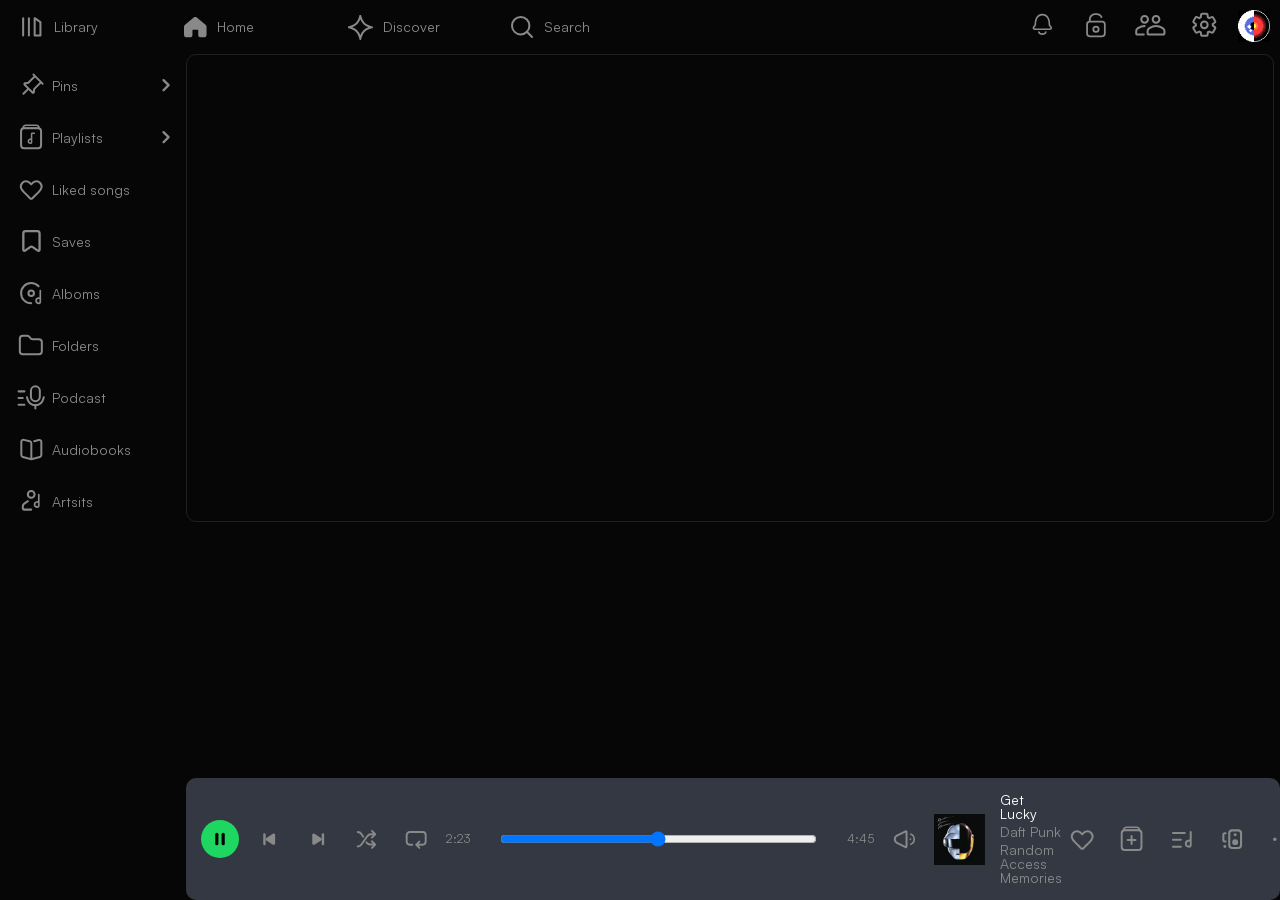
<file: Z-HTMLS/Discover.html>
<!DOCTYPE html>
<html lang="en">
    <head>
        <meta charset="UTF-8">
        <meta name="viewport" content="width=device-width, initial-scale=1.0">
        <title>Discover</title>
        <link rel="stylesheet" href="../css/style.css">
        <link rel="stylesheet" href="../fonts/Satoshi_complete/Satoshi_complete/Fonts/WEB/css/satoshi.css">
    </head>

    <body>
        <!-- mobile and desktop header and menu -->
                        <header>
            <!-- desktop >1200px -->
            <section class="desktop-menu">
                <figure class="first-section-head">
                    <div class="header-div">
                        <a href="../Z-HTMLS/Library-HTML/Library.html">
                            <img src="../assets/images/library.svg" alt="#">
                            <p>Library</p>
                        </a>
                    </div>

                    <div class="header-div">
                        <a href="../index.html">
                            <img src="../assets/images/home button.svg" alt="#">
                            <p>Home</p>
                        </a>
                    </div>

                    <div class="header-div">
                        <a href="../Z-HTMLS/Discover.html">
                            <img src="../assets/images/Star.svg" alt="#">
                            <p>Discover</p>
                        </a>
                    </div>

                    <div class="header-div">
                        <a href="../Z-HTMLS/search.html">
                            <img src="../assets/images/search.svg" alt="#">
                            <p>Search</p>
                        </a>
                    </div>

                </figure>
                <figure class="second-section-head">
                    <a href="#"><img src="../assets/images/News.svg" class="green-hover" alt="#"></a>
                    <a href="#"><img src="../assets/images/private.svg" class="green-hover" alt="#"></a>

                    <!-- მარჯვენა საიდბარის ღილაკი -->
                    <label for="right-sidebar" class="right-sidebar-btn">
                        <input type="checkbox" id="right-sidebar" hidden>
                        <img src="../assets/images/friends.svg" alt="#" class="checked-color">
                    </label>

                    <a href="#"><img src="../assets/images/settings.svg" class="green-hover" alt="#"></a>
                    <a href="#"><img src="../assets/images/profile image.png" class="profile-img" alt="#"></a>
                </figure>
            </section>
            <!-- mobile 390px -->
            <section class="mobile-menu">
                <div class="header-div">
                    <a href="../index.html">
                        <img src="../assets/images/home button.svg" alt="#">
                        <p>Home</p>
                    </a>
                </div>
                <div class="header-div">
                    <a href="../Z-HTMLS/Discover.html">
                        <img src="../assets/images/Star.svg" alt="#">
                        <p>Discover</p>
                    </a>
                </div>
                <div class="header-div">
                    <a href="../Z-HTMLS/search.html">
                        <img src="../assets/images/search.svg" alt="#">
                        <p>Search</p>
                    </a>
                </div>
                <div class="header-div">
                    <a href="../Z-HTMLS/Library-HTML/Library.html">
                        <img src="../assets/images/library.svg" alt="#">
                        <p>Library</p>
                    </a>
                </div>
                <div class="header-div">
                    <a href="#">
                        <img src="../assets/images/profile.svg" alt="#">
                        <p>Me</p>
                    </a>
                </div>
            </section>
        </header>

        <main>
            <!-- sidebar sections -->
            <aside class="side-bar">
                <nav>
                    <ul>
                        <li>
                            <a href="#">
                                <img src=".././assets/images/Pins.svg" alt="#">
                                <p>Pins</p>
                            </a>
                            <img class="arrow" src=".././assets/images/sidebar.svg" alt="#">
                        </li>
                        <li>
                            <a href="../Z-HTMLS/Playlist.html">
                                <img src=".././assets/images/Playlist.svg" alt="#">
                                <p>Playlists</p>
                            </a>
                            <img class="arrow" src=".././assets/images/sidebar.svg" alt="#">
                        </li>
                        <li>
                            <a href="../Z-HTMLS/Library-HTML/Linked-songs.html">
                                <img src=".././assets/images/liked songs.svg" alt="#">
                                <p>Liked songs</p>
                            </a>
                        </li>
                        <li>
                            <a href="#">
                                <img src=".././assets/images/saves.svg" alt="#">
                                <p>Saves</p>
                            </a>
                        </li>
                        <li>
                            <a href="../Z-HTMLS/Album.html">
                                <img src=".././assets/images/Alboms.svg" alt="#">
                                <p>Alboms</p>
                            </a>
                        </li>
                        <li>
                            <a href="#">
                                <img src=".././assets/images/Folders.svg" alt="#">
                                <p>Folders</p>
                            </a>
                        </li>
                        <li>
                            <a href="#">
                                <img src=".././assets/images/podcast.svg" alt="#">
                                <p>Podcast</p>
                            </a>
                        </li>
                        <li>
                            <a href="#">
                                <img src=".././assets/images/audiobook.svg" alt="#">
                                <p>Audiobooks</p>
                            </a>
                        </li>
                        <li>
                            <a href="../Z-HTMLS/Artists-HTML/Artist-Home.html">
                                <img src=".././assets/images/Artists.svg" alt="#">
                                <p>Artsits</p>
                            </a>
                        </li>
                    </ul>
                </nav>
            </aside>
            


            <!-- ****************************************** -->


            <section class="main-content">
                <section>

                </section>
            </section>



            <!-- ****************************************** -->




            <!-- ********* rightb side bar ********** -->

            <section class="right-sidebar-section">
                <aside class="rightSidebar">
                    <div class="right-bar-head">
                        <p>Friends Activity</p>
                        <img src="../assets/images/addFriends.png" class="addFriends-img">
                    </div>


                    <div class="right-main-divs">
                        <img src=".././assets/images/friend1.png" class="friends-img">
                        <div>
                            <p>FriendlyMusicListener</p>
                            <div class="friends-list1">
                                <img src="../assets/images/iconsConection.png">
                                <p>Goosebumps</p>
                                <div></div>
                                <p>Travis Scott</p>
                            </div>
                        </div>
                    </div>

                    <div class="right-main-divs">
                        <img src=".././assets/images/friend2.png" class="friends-img">
                        <div>
                            <p>AverageMusicEnjoyer</p>
                            <div class="friends-list1">
                                <img src="../assets/images/iconsConection.png">
                                <p>Get Lucky</p>
                                <div></div>
                                <p>Daft Punk</p>
                            </div>
                        </div>
                    </div>

                    <div class="right-main-divs">
                        <img src=".././assets/images/friend3.png" class="friends-img">
                        <div>
                            <p>MusicEnthusiast</p>
                            <div class="friends-list2">
                                <p>1h</p>
                                <p>would he</p>
                                <div></div>
                                <p>joji</p>
                            </div>
                        </div>
                    </div>

                    <div class="right-main-divs">
                        <img src=".././assets/images/friend4.png" class="friends-img">
                        <div>
                            <p>IListenToMusic56</p>
                            <div class="friends-list2">
                                <p>6h</p>
                                <p>Rockstar</p>
                                <div></div>
                                <p>Post Malone</p>
                            </div>
                        </div>
                    </div>
                </aside>
            </section>
        </main>

        <footer>
            <section class="player">
                <nav class="mobile-player">
                    <ul class="items-wrapper">
                        <li class="song-player">
                            <img class="mobile-player-photo" src=".././assets/player images/music-img.png" alt="">
                            <article class="player-text-container">
                                <p class="song-title">Get Lucky (feat. Pharrell Williams and Nile Rodgers)</p>
                                <p>Daft Punk</p>
                            </article>
                        </li>
                        <li class="buttons-container">
                            <button><img src=".././assets/player images/add to playlits.svg" alt="#"></button>
                            <button><img src=".././assets/player images/play simple.svg" alt="#"></button>
                        </li>
                    </ul>
                </nav>
                <nav class="desktop-player">
                    <ul class="list-item-containers">
                        <li><button class="pause-button"><img src=".././assets/desktop-player imagaes/desktop player -pouse button.svg" alt="#"></button></li>
                        <li><button><img src=".././assets/desktop-player imagaes/player left.svg" alt="#"></button></li>
                        <li><button><img src=".././assets/desktop-player imagaes/player right.svg" alt="#"></button></li>
                        <li><button><img src=".././assets/desktop-player imagaes/shuffle.svg" alt="#"></button></li>
                        <li><button><img src=".././assets/desktop-player imagaes/loop.svg" alt="#"></button></li>
                        <li>
                            <article class="player-time">
                                <span>2:23</span>
                                <input type="range" min="0" max="100" value="50" class="progress">
                                <span>4:45</span>
                            </article>
                        </li>
                        <li><button><img src=".././assets/desktop-player imagaes/volume.svg" alt="#"></button></li>
                        <li>
                            <figure>
                                <img class="desktop-playe-image" src=".././assets/player images/music-img.png" alt="#">
                                <figcaption>
                                    <h1>Get Lucky</h1>
                                    <p>Daft Punk</p>
                                    <p>Random Access Memories</p>
                                </figcaption>
                            </figure>
                        </li>
                    </ul>

                    <ul class="list-item-containers">
                        <li><button><img src=".././assets/desktop-player imagaes/pc-like.svg" alt="#"></button></li>
                        <li><button><img src=".././assets/desktop-player imagaes/pc-playlist.svg" alt="#"></button></li>
                        <li><button><img src=".././assets/desktop-player imagaes/pc-lyrics.svg" alt="#"></button></li>
                        <li><button><img src=".././assets/desktop-player imagaes/pc-device.svg" alt="#"></button></li>
                        <li><button><img src=".././assets/desktop-player imagaes/pc-playing-more.svg" alt="#"></button></li>
                        <li><button class="line"><img src=".././assets/desktop-player imagaes/line.svg" alt="#"></button></li>
                        <li><button class="profile-img"><img src=".././assets/desktop-player imagaes/DJ.svg" alt="#"></button></li>
                        <li><button><img src=".././assets/desktop-player imagaes/pc-queue.svg" alt="#"></button></li>
                    </ul>
                </nav>
            </section>
        </footer>
    </body>
</html>
</file>
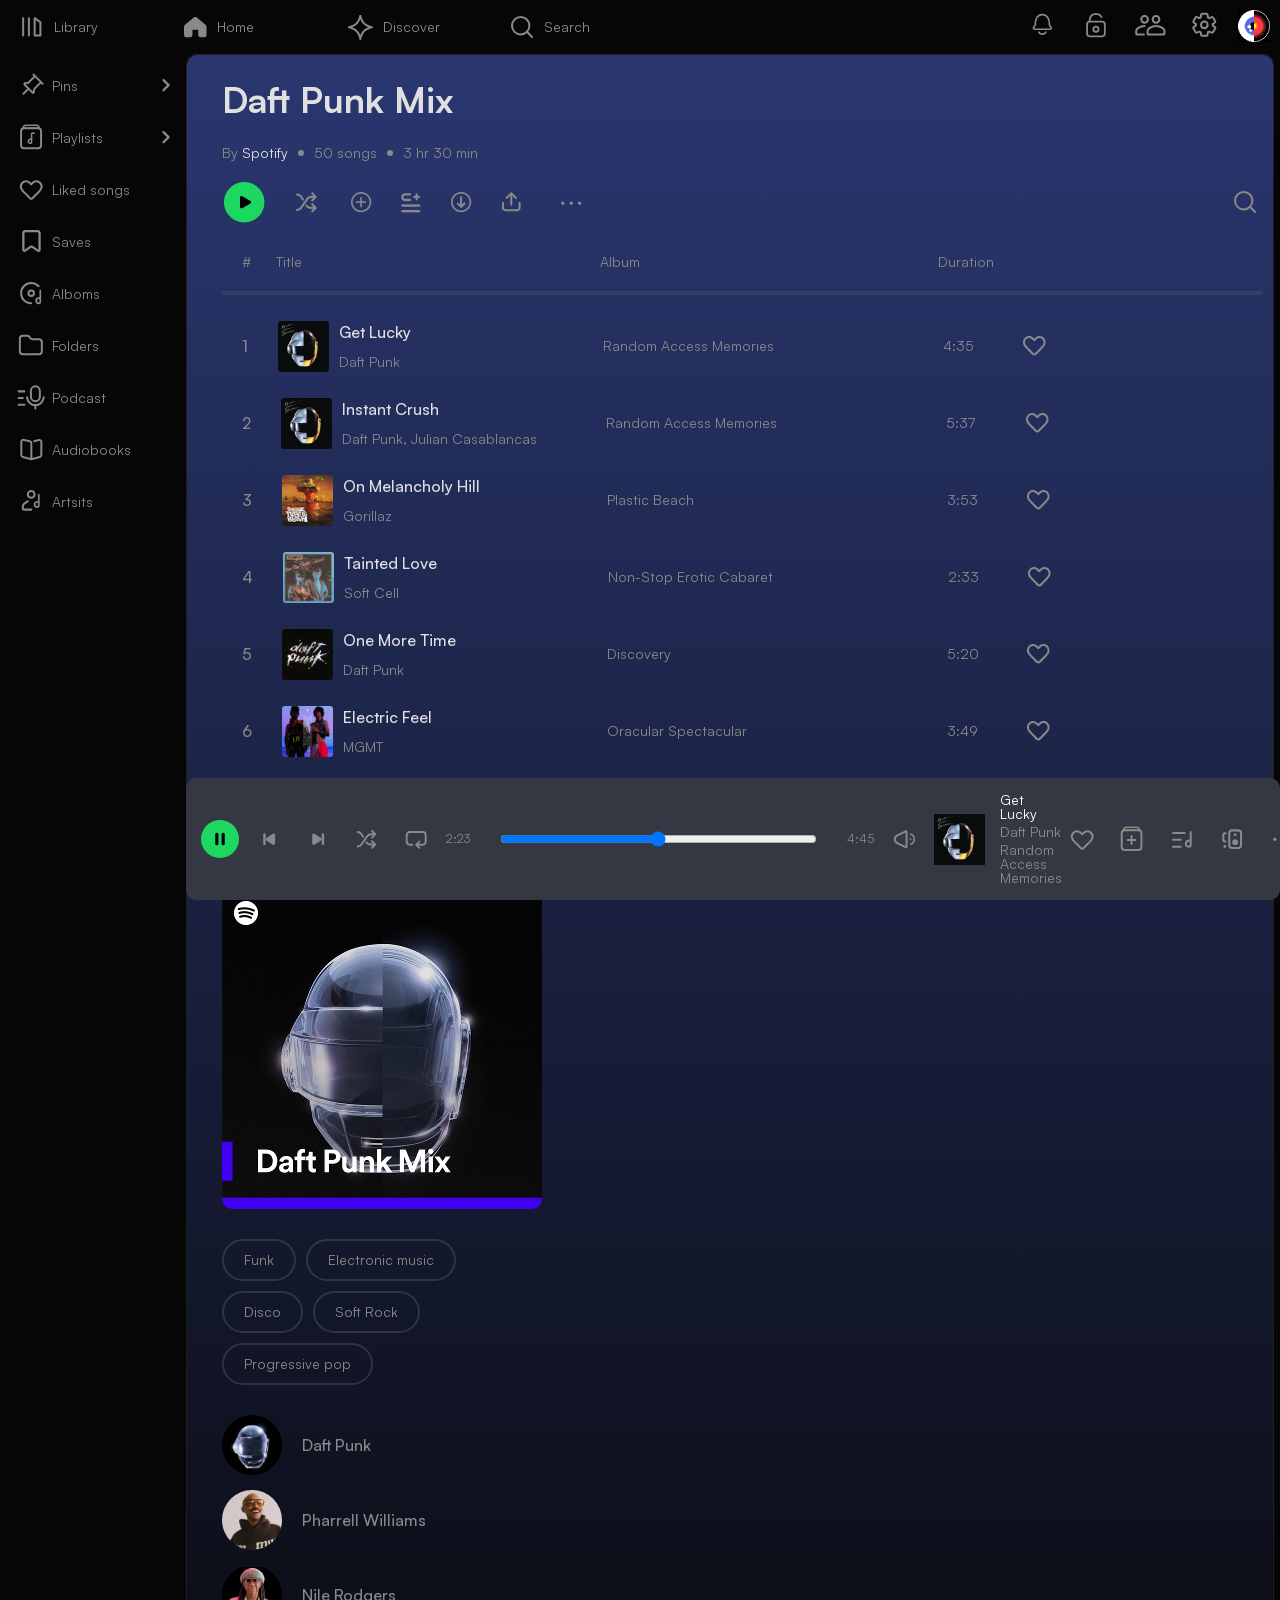
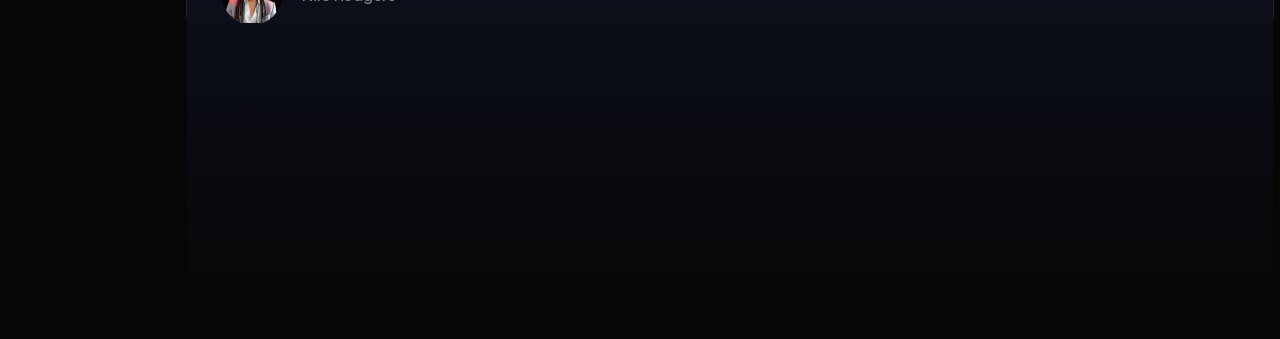
<file: Z-HTMLS/Playlist.html>
<!DOCTYPE html>
<html lang="en">
    <head>
        <meta charset="UTF-8">
        <meta name="viewport" content="width=device-width, initial-scale=1.0">
        <title>Play list</title>
        <link rel="stylesheet" href="../css/style.css">
        <link rel="stylesheet" href="../fonts/Satoshi_complete/Satoshi_complete/Fonts/WEB/css/satoshi.css">
    </head>

    <body>
        <!-- mobile and desktop header and menu -->
        <header>
            <!-- desktop >1200px -->
            <section class="desktop-menu">
                <figure class="first-section-head">
                    <div class="header-div">
                        <a href="../Z-HTMLS/Library-HTML/Library.html">
                            <img src="../assets/images/library.svg" alt="#">
                            <p>Library</p>
                        </a>
                    </div>

                    <div class="header-div">
                        <a href="../index.html">
                            <img src="../assets/images/home button.svg" alt="#">
                            <p>Home</p>
                        </a>
                    </div>

                    <div class="header-div">
                        <a href="../Z-HTMLS/Discover.html">
                            <img src="../assets/images/Star.svg" alt="#">
                            <p>Discover</p>
                        </a>
                    </div>

                    <div class="header-div">
                        <a href="../Z-HTMLS/search.html">
                            <img src="../assets/images/search.svg" alt="#">
                            <p>Search</p>
                        </a>
                    </div>
                </figure>
                <figure class="second-section-head">
                    <a href="#"><img src="../assets/images/News.svg" class="green-hover" alt="#"></a>
                    <a href="#"><img src="../assets/images/private.svg" class="green-hover" alt="#"></a>

                    <!-- მარჯვენა საიდბარის ღილაკი -->
                    <label for="right-sidebar" class="right-sidebar-btn">
                        <input type="checkbox" id="right-sidebar" hidden>
                        <img src="../assets/images/friends.svg" alt="#" class="checked-color">
                    </label>

                    <a href="#"><img src="../assets/images/settings.svg" class="green-hover" alt="#"></a>
                    <a href="#"><img src="../assets/images/profile image.png" class="profile-img" alt="#"></a>
                </figure>
            </section>
            <!-- mobile 390px -->
            <section class="mobile-menu">
                <div class="header-div">
                    <a href="../index.html">
                        <img src="../assets/images/home button.svg" alt="#">
                        <p>Home</p>
                    </a>
                </div>
                <div class="header-div">
                    <a href="../Z-HTMLS/Discover.html">
                        <img src="../assets/images/Star.svg" alt="#">
                        <p>Discover</p>
                    </a>
                </div>
                <div class="header-div">
                    <a href="../Z-HTMLS/search.html">
                        <img src="../assets/images/search.svg" alt="#">
                        <p>Search</p>
                    </a>
                </div>
                <div class="header-div">
                    <a href="../Z-HTMLS/Library-HTML/Library.html">
                        <img src="../assets/images/library.svg" alt="#">
                        <p>Library</p>
                    </a>
                </div>
                <div class="header-div">
                    <a href="#">
                        <img src="../assets/images/profile.svg" alt="#">
                        <p>Me</p>
                    </a>
                </div>
            </section>
        </header>

        <main>
            <!-- sidebar sections -->
            <aside class="side-bar">
                <nav>
                    <ul>
                        <li>
                            <a href="#">
                                <img src=".././assets/images/Pins.svg" alt="#">
                                <p>Pins</p>
                            </a>
                            <img class="arrow" src=".././assets/images/sidebar.svg" alt="#">
                        </li>
                        <li>
                            <a href="../Z-HTMLS/Playlist.html">
                                <img src=".././assets/images/Playlist.svg" alt="#">
                                <p>Playlists</p>
                            </a>
                            <img class="arrow" src=".././assets/images/sidebar.svg" alt="#">
                        </li>
                        <li>
                            <a href="../Z-HTMLS/Library-HTML/Linked-songs.html">
                                <img src=".././assets/images/liked songs.svg" alt="#">
                                <p>Liked songs</p>
                            </a>
                        </li>
                        <li>
                            <a href="#">
                                <img src=".././assets/images/saves.svg" alt="#">
                                <p>Saves</p>
                            </a>
                        </li>
                        <li>
                            <a href="../Z-HTMLS/Album.html">
                                <img src=".././assets/images/Alboms.svg" alt="#">
                                <p>Alboms</p>
                            </a>
                        </li>
                        <li>
                            <a href="#">
                                <img src=".././assets/images/Folders.svg" alt="#">
                                <p>Folders</p>
                            </a>
                        </li>
                        <li>
                            <a href="Podcasts/Podcast.html">
                                <img src=".././assets/images/podcast.svg" alt="#">
                                <p>Podcast</p>
                            </a>
                        </li>
                        <li>
                            <a href="#">
                                <img src=".././assets/images/audiobook.svg" alt="#">
                                <p>Audiobooks</p>
                            </a>
                        </li>
                        <li>
                            <a href="../Z-HTMLS/Artists-HTML/Artist-Home.html">
                                <img src=".././assets/images/Artists.svg" alt="#">
                                <p>Artsits</p>
                            </a>
                        </li>
                    </ul>
                </nav>
            </aside>
            


            <!-- ****************************************** -->

            <!--  M O B I L E  -->
            <section class="main-content">
                <section class="playMainCont">
                    <section class="playList">
                        <div class="play-search">
                            <label>
                                <input type="search" name="play-search" placeholder="Search playlist">
                                <img src="../assets/images/search.svg" class="Lib-search-Hov">
                            </label>
                            <img src="../assets/images/mobile-inf.png">
                        </div>

                        <div class="imgCenter">
                            <img src="../assets/images/DaftPunkMix.png" alt="card" title="Daft Punk Mix">
                        </div>


                        <div class="play-main-center">
                            <p>Daft Punk Mix</p>

                            <div class="middle-cont">
                                <p>By <span class="spotify">Spotify</span> </p>
                                <div></div>
                                <p> 50 songs </p>
                                <div></div>
                                <p> 3 hr 30 min</p>
                            </div>

                            <div class="Center-last">
                                <div>
                                    <img src="../assets/images/plusBag-icon.png" alt="icon">
                                    <img src="../assets/images/snake-icon.png" alt="icon">
                                    <img src="../assets/images/download-icon.png" alt="icon">
                                    <img src="../assets/images/tree-dots.png" alt="icon">
                                </div>
                                <div>
                                    <img src="../assets/images/doubleArrow-icon.png" alt="icon">
                                    <img src="../assets/images/greenYoutub-icon.png" alt="icon">
                                </div>
                            </div>
                        </div>


                        <div class="play-last-content">
                            <div class="play-cont">
                                <div>
                                    <img src="../assets/images/JovanyJorjo.png" class="play-cont-img" alt="Jovany Jorjo" title="Jovany Jorjo">
                                    <div>
                                        <p>Get Lucky</p>
                                        <p>Daft Punk</p>
                                    </div>
                                </div>
                                <img src="../assets/images/tree-dots.png" class="tree-dots" alt="icon" title="three dots">
                            </div>
                            
                            <div class="play-cont">
                                <div>
                                    <img src="../assets/images/JovanyJorjo.png" class="play-cont-img" alt="Jovany Jorjo" title="Jovany Jorjo">
                                    <div>
                                        <p>Instant Crush</p>
                                        <p>Daft Punk, Julian Casablancas</p>
                                    </div>
                                </div>
                                <img src="../assets/images/tree-dots.png" class="tree-dots" alt="icon" title="three dots">
                            </div>

                            <div class="play-cont">
                                <div>
                                    <img src="../assets/images/onMelancholy.png" class="play-cont-img" alt="Jovany Jorjo" title="Jovany Jorjo">
                                    <div>
                                        <p>On Melancholy Hill</p>
                                        <p>Gorillaz</p>
                                    </div>
                                </div>
                                <img src="../assets/images/tree-dots.png" class="tree-dots" alt="icon" title="three dots">
                            </div>

                            <div class="play-cont">
                                <div>
                                    <img src="../assets/images/Tained-love.png" class="play-cont-img" alt="Jovany Jorjo" title="Jovany Jorjo">
                                    <div>
                                        <p>Tainted Love</p>
                                        <p>Soft Cell</p>
                                    </div>
                                </div>
                                <img src="../assets/images/tree-dots.png" class="tree-dots" alt="icon" title="three dots">
                            </div>

                            <div class="play-cont">
                                <div>
                                    <img src="../assets/images/oneMoreTime.png" class="play-cont-img" alt="Jovany Jorjo" title="Jovany Jorjo">
                                    <div>
                                        <p>One More Time</p>
                                        <p>Daft Punk</p>
                                    </div>
                                </div>
                                <img src="../assets/images/tree-dots.png" class="tree-dots" alt="icon" title="three dots">
                            </div>

                            <div class="play-cont">
                                <div>
                                    <img src="../assets/images/ElectricFeel.png" class="play-cont-img" alt="Jovany Jorjo" title="Jovany Jorjo">
                                    <div>
                                        <p>Electric Feel</p>
                                        <p>MGMT</p>
                                    </div>
                                </div>
                                <img src="../assets/images/tree-dots.png" class="tree-dots" alt="icon" title="three dots">
                            </div>

                            <div class="play-cont">
                                <div>
                                    <img src="../assets/images/JovanyJorjo.png" class="play-cont-img" alt="Jovany Jorjo" title="Jovany Jorjo">
                                    <div>
                                        <p>Give Life Back to Music</p>
                                        <p>Daft Punk</p>
                                    </div>
                                </div>
                                <img src="../assets/images/tree-dots.png" class="tree-dots" alt="icon" title="three dots">
                            </div>
                        </div>
                    </section>
                </section>


                <!--  D E S K T O P  -->

                <section class="Play-color">
                    <section class="PlayDeskCont">
                        <div class="left-content">
                            <div class="PlayDesk-head">
                                <p>Daft Punk Mix</p>

                                <div class="PlayDesk-middle">
                                    <p>By <span class="spotify">Spotify</span> </p>
                                    <div></div>
                                    <p> 50 songs </p>
                                    <div></div>
                                    <p> 3 hr 30 min</p>
                                </div>

                                <div class="PlayDesk-last">
                                    <div>
                                        <img src="../assets/images/greenYoutub-icon.png" alt="icon">
                                        <img src="../assets/images/doubleArrow-icon.png" alt="icon">
                                        <img src="../assets/images/plus-circle-icon.png" alt="icon">
                                        <img src="../assets/images/snake-icon.png" alt="icon">
                                        <img src="../assets/images/download-icon.png" alt="icon">
                                        <img src="../assets/images/upload-icon.png" alt="icon">
                                        <img src="../assets/images/tree-dots.png" alt="icon">
                                    </div>
                                    <img src="../assets/images/search.svg" alt="icon">
                                </div>
                            </div>

                            <div class="PlayDesk-main">
                                <div class="Play-lists-head">
                                    <div>
                                        <p>#</p>
                                        <p>Title</p>
                                    </div>
                                    <p>Album</p>
                                    <p>Duration</p>
                                </div>

                                <hr>
                                
                                <div class="PlayDesk-main-inner">
                                    <div class="PlayDesk-cont">
                                        <p>1</p>
                                        <div>
                                            <img src="../assets/images/JovanyJorjo.png" class="play-cont-img" alt="Jovany Jorjo" title="Jovany Jorjo">
                                            <div>
                                                <p>Get Lucky</p>
                                                <p>Daft Punk</p>
                                            </div>
                                        </div>
                                        <p>Random Access Memories</p>
                                        <p>4:35</p>
                                        <img src="../assets/images/heart-icon.png" class="heart-icon" alt="icon">
                                    </div>

                                    <div class="PlayDesk-cont">
                                        <p>2</p>
                                        <div>
                                            <img src="../assets/images/JovanyJorjo.png" class="play-cont-img" alt="Jovany Jorjo" title="Jovany Jorjo">
                                            <div>
                                                <p>Instant Crush</p>
                                                <p>Daft Punk, Julian Casablancas</p>
                                            </div>
                                        </div>
                                        <p>Random Access Memories</p>
                                        <p>5:37</p>
                                        <img src="../assets/images/heart-icon.png" class="heart-icon" alt="icon">
                                    </div>

                                    <div class="PlayDesk-cont">
                                        <p>3</p>
                                        <div>
                                            <img src="../assets/images/onMelancholy.png" class="play-cont-img" alt="Jovany Jorjo" title="Jovany Jorjo">
                                            <div>
                                                <p>On Melancholy Hill</p>
                                                <p>Gorillaz</p>
                                            </div>
                                        </div>
                                        <p>Plastic Beach</p>
                                        <p>3:53</p>
                                        <img src="../assets/images/heart-icon.png" class="heart-icon" alt="icon">
                                    </div>

                                    <div class="PlayDesk-cont">
                                        <p>4</p>
                                        <div>
                                            <img src="../assets/images/Tained-love.png" class="play-cont-img" alt="Jovany Jorjo" title="Jovany Jorjo">
                                            <div>
                                                <p>Tainted Love</p>
                                                <p>Soft Cell</p>
                                            </div>
                                        </div>
                                        <p>Non-Stop Erotic Cabaret</p>
                                        <p>2:33</p>
                                        <img src="../assets/images/heart-icon.png" class="heart-icon" alt="icon">
                                    </div>

                                    <div class="PlayDesk-cont">
                                        <p>5</p>
                                        <div>
                                            <img src="../assets/images/oneMoreTime.png" class="play-cont-img" alt="Jovany Jorjo" title="Jovany Jorjo">
                                            <div>
                                                <p>One More Time</p>
                                                <p>Daft Punk</p>
                                            </div>
                                        </div>
                                        <p>Discovery</p>
                                        <p>5:20</p>
                                        <img src="../assets/images/heart-icon.png" class="heart-icon" alt="icon">
                                    </div>

                                    <div class="PlayDesk-cont">
                                        <p>6</p>
                                        <div>
                                            <img src="../assets/images/ElectricFeel.png" class="play-cont-img" alt="Jovany Jorjo" title="Jovany Jorjo">
                                            <div>
                                                <p>Electric Feel</p>
                                                <p>MGMT</p>
                                            </div>
                                        </div>
                                        <p>Oracular Spectacular</p>
                                        <p>3:49</p>
                                        <img src="../assets/images/heart-icon.png" class="heart-icon" alt="icon">
                                    </div>

                                    <div class="PlayDesk-cont">
                                        <p>7</p>
                                        <div>
                                            <img src="../assets/images/JovanyJorjo.png" class="play-cont-img" alt="Jovany Jorjo" title="Jovany Jorjo">
                                            <div>
                                                <p>Give Life Back to Music</p>
                                                <p>Daft Punk</p>
                                            </div>
                                        </div>
                                        <p>Random Access Memories</p>
                                        <p>4:35</p>
                                        <img src="../assets/images/heart-icon.png" class="heart-icon" alt="icon">
                                    </div>
                                </div>
                            </div>
                        </div>


                        <div class="right-content">
                            <img src="../assets/images/DaftPunkMix.png" alt="img" title="Daft Punk Mix">

                            <div class="right-content-btn">
                                <div>Funk</div>
                                <div>Electronic music</div>
                                <div>Disco</div>
                                <div>Soft Rock</div>
                                <div>Progressive pop</div>
                            </div>

                            <div class="PlayLastRightDiv">
                                <div>
                                    <div class="Play-last-img Playimg1">
                                        <img src="../assets/images/Daft-bleck.png" alt="image">
                                    </div>
                                    <p>Daft Punk</p>
                                </div>
                                <div>
                                    <div class="Play-last-img  Playimg2">
                                        <img src="../assets/images/Pharrell.png" alt="image">
                                    </div>
                                    <p>Pharrell Williams</p>
                                </div>
                                <div>
                                    <div class="Play-last-img">
                                        <img src="../assets/images/Nile.png" alt="image">
                                    </div>
                                    <p>Nile Rodgers</p>
                                </div>
                            </div>
                        </div>
                    </section>
                </section>
            </section>

            <!-- ****************************************** -->



            <!-- ********* rightb side bar ********** -->

            <section class="right-sidebar-section">
                <aside class="rightSidebar">
                    <div class="right-bar-head">
                        <p>Friends Activity</p>
                        <img src="../assets/images/addFriends.png" class="addFriends-img">
                    </div>


                    <div class="right-main-divs">
                        <img src=".././assets/images/friend1.png" class="friends-img">
                        <div>
                            <p>FriendlyMusicListener</p>
                            <div class="friends-list1">
                                <img src="../assets/images/iconsConection.png">
                                <p>Goosebumps</p>
                                <div></div>
                                <p>Travis Scott</p>
                            </div>
                        </div>
                    </div>

                    <div class="right-main-divs">
                        <img src=".././assets/images/friend2.png" class="friends-img">
                        <div>
                            <p>AverageMusicEnjoyer</p>
                            <div class="friends-list1">
                                <img src="../assets/images/iconsConection.png">
                                <p>Get Lucky</p>
                                <div></div>
                                <p>Daft Punk</p>
                            </div>
                        </div>
                    </div>

                    <div class="right-main-divs">
                        <img src=".././assets/images/friend3.png" class="friends-img">
                        <div>
                            <p>MusicEnthusiast</p>
                            <div class="friends-list2">
                                <p>1h</p>
                                <p>would he</p>
                                <div></div>
                                <p>joji</p>
                            </div>
                        </div>
                    </div>

                    <div class="right-main-divs">
                        <img src=".././assets/images/friend4.png" class="friends-img">
                        <div>
                            <p>IListenToMusic56</p>
                            <div class="friends-list2">
                                <p>6h</p>
                                <p>Rockstar</p>
                                <div></div>
                                <p>Post Malone</p>
                            </div>
                        </div>
                    </div>
                </aside>
            </section>
        </main>

        <footer>
            <section class="player">
                <nav class="mobile-player">
                    <ul class="items-wrapper">
                        <li class="song-player">
                            <img class="mobile-player-photo" src=".././assets/player images/music-img.png" alt="">
                            <article class="player-text-container">
                                <p class="song-title">Get Lucky (feat. Pharrell Williams and Nile Rodgers)</p>
                                <p>Daft Punk</p>
                            </article>
                        </li>
                        <li class="buttons-container">
                            <button><img src=".././assets/player images/add to playlits.svg" alt="#"></button>
                            <button><img src=".././assets/player images/play simple.svg" alt="#"></button>
                        </li>
                    </ul>
                </nav>
                <nav class="desktop-player">
                    <ul class="list-item-containers">
                        <li><button class="pause-button"><img src=".././assets/desktop-player imagaes/desktop player -pouse button.svg" alt="#"></button></li>
                        <li><button><img src=".././assets/desktop-player imagaes/player left.svg" alt="#"></button></li>
                        <li><button><img src=".././assets/desktop-player imagaes/player right.svg" alt="#"></button></li>
                        <li><button><img src=".././assets/desktop-player imagaes/shuffle.svg" alt="#"></button></li>
                        <li><button><img src=".././assets/desktop-player imagaes/loop.svg" alt="#"></button></li>
                        <li>
                            <article class="player-time">
                                <span>2:23</span>
                                <input type="range" min="0" max="100" value="50" class="progress">
                                <span>4:45</span>
                            </article>
                        </li>
                        <li><button><img src=".././assets/desktop-player imagaes/volume.svg" alt="#"></button></li>
                        <li>
                            <figure>
                                <img class="desktop-playe-image" src=".././assets/player images/music-img.png" alt="#">
                                <figcaption>
                                    <h1>Get Lucky</h1>
                                    <p>Daft Punk</p>
                                    <p>Random Access Memories</p>
                                </figcaption>
                            </figure>
                        </li>
                    </ul>

                    <ul class="list-item-containers">
                        <li><button><img src=".././assets/desktop-player imagaes/pc-like.svg" alt="#"></button></li>
                        <li><button><img src=".././assets/desktop-player imagaes/pc-playlist.svg" alt="#"></button></li>
                        <li><button><img src=".././assets/desktop-player imagaes/pc-lyrics.svg" alt="#"></button></li>
                        <li><button><img src=".././assets/desktop-player imagaes/pc-device.svg" alt="#"></button></li>
                        <li><button><img src=".././assets/desktop-player imagaes/pc-playing-more.svg" alt="#"></button></li>
                        <li><button class="line"><img src=".././assets/desktop-player imagaes/line.svg" alt="#"></button></li>
                        <li><button class="profile-img"><img src=".././assets/desktop-player imagaes/DJ.svg" alt="#"></button></li>
                        <li><button><img src=".././assets/desktop-player imagaes/pc-queue.svg" alt="#"></button></li>
                    </ul>
                </nav>
            </section>
        </footer>
    </body>
</html>
</file>
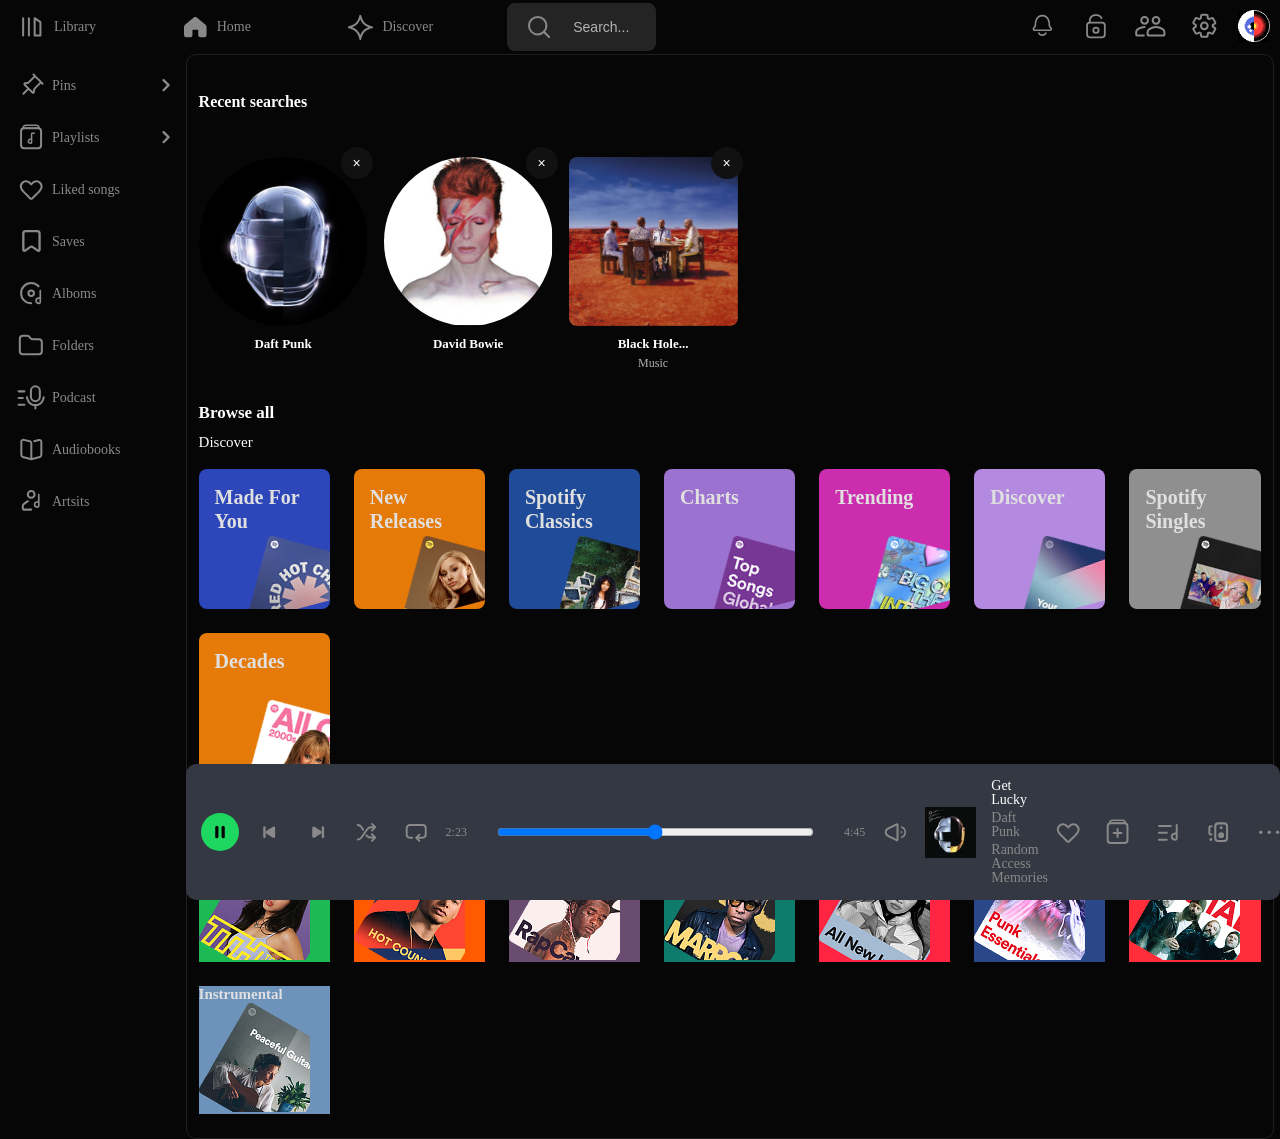
<file: Z-HTMLS/search.html>
<!doctype html>
<html lang="en">

<head>
    <meta charset="UTF-8">
    <meta name="viewport" content="width=device-width, initial-scale=1.0">
    <link rel="stylesheet" href="../css/style.css">
    <title>imer-10Xfy</title>
</head>

<body>
    <!-- mobile and desktop header and menu -->
    <header>
        <!-- desktop >1200px -->
        <section class="desktop-menu">
            <figure class="first-section-head">
                <div class="header-div">
                    <a href="../Z-HTMLS/Library-HTML/Library.html">
                        <img src="../assets/images/library.svg" alt="#">
                        <p>Library</p>
                    </a>
                </div>

                <div class="header-div">
                    <a href="../index.html">
                        <img src="../assets/images/home button.svg" alt="#">
                        <p>Home</p>
                    </a>
                </div>

                <div class="header-div">
                    <a href="../Z-HTMLS/Discover.html">
                        <img src="../assets/images/Star.svg" alt="#">
                        <p>Discover</p>
                    </a>
                </div>

                <div class="header-div  desktop-search">
                    <a href="#">
                        <img src="../assets/images/search.svg" alt="#">
                        <input type="text" placeholder="Search...">
                    </a>
                </div>

            </figure>
            <figure class="second-section-head">
                <a href="#"><img src="../assets/images/News.svg" class="green-hover" alt="#"></a>
                <a href="#"><img src="../assets/images/private.svg" class="green-hover" alt="#"></a>

                <!-- მარჯვენა საიდბარის ღილაკი -->
                <label for="right-sidebar" class="right-sidebar-btn">
                    <input type="checkbox" id="right-sidebar" hidden>
                    <img src="../assets/images/friends.svg" alt="#" class="checked-color">
                </label>

                <a href="#"><img src="../assets/images/settings.svg" class="green-hover" alt="#"></a>
                <a href="#"><img src="../assets/images/profile image.png" class="profile-img" alt="#"></a>
            </figure>
        </section>
        <!-- mobile 390px -->
        <section class="mobile-menu">
            <div class="header-div">
                <a href="../index.html">
                    <img src="../assets/images/home button.svg" alt="#">
                    <p>Home</p>
                </a>
            </div>
            <div class="header-div">
                <a href="../Z-HTMLS/Discover.html">
                    <img src="../assets/images/Star.svg" alt="#">
                    <p>Discover</p>
                </a>
            </div>
            <div class="header-div">
                <a href="../Z-HTMLS/search.html">
                    <img src="../assets/images/search.svg" alt="#">
                    <p>Search</p>
                </a>
            </div>
            <div class="header-div">
                <a href="../Z-HTMLS/Library-HTML/Library.html">
                    <img src="../assets/images/library.svg" alt="#">
                    <p>Library</p>
                </a>
            </div>
            <div class="header-div">
                <a href="#">
                    <img src="../assets/images/profile.svg" alt="#">
                    <p>Me</p>
                </a>
            </div>
        </section>
    </header>


    <main>
        <!-- sidebar sections -->
        <aside class="side-bar">
            <nav>
                <ul>
                    <li>
                        <a href="../Z-HTMLS/Playlist.html">
                            <img src="../assets/images/Pins.svg" alt="#">
                            <p>Pins</p>
                        </a>
                        <img class="arrow" src="../assets/images/sidebar.svg" alt="#">
                    </li>
                    <li>
                        <a href="../Z-HTMLS/Library-HTML/Linked-songs.html">
                            <img src="../assets/images/Playlist.svg" alt="#">
                            <p>Playlists</p>
                        </a>
                        <img class="arrow" src="../assets/images/sidebar.svg" alt="#">
                    </li>
                    <li>
                        <a href="../Z-HTMLS/Album.html">
                            <img src="../assets/images/liked songs.svg" alt="#">
                            <p>Liked songs</p>
                        </a>
                    </li>
                    <li>
                        <a href="#">
                            <img src="../assets/images/saves.svg" alt="#">
                            <p>Saves</p>
                        </a>
                    </li>
                    <li>
                        <a href="#">
                            <img src="../assets/images/Alboms.svg" alt="#">
                            <p>Alboms</p>
                        </a>
                    </li>
                    <li>
                        <a href="#">
                            <img src="../assets/images/Folders.svg" alt="#">
                            <p>Folders</p>
                        </a>
                    </li>
                    <li>
                        <a href="#">
                            <img src="../assets/images/podcast.svg" alt="#">
                            <p>Podcast</p>
                        </a>
                    </li>
                    <li>
                        <a href="#">
                            <img src="../assets/images/audiobook.svg" alt="#">
                            <p>Audiobooks</p>
                        </a>
                    </li>
                    <li>
                        <a href="../Z-HTMLS/Artists-HTML/Artist-Home.html">
                            <img src="../assets/images/Artists.svg" alt="#">
                            <p>Artsits</p>
                        </a>
                    </li>
                </ul>
            </nav>
        </aside>

        <section class="main-content">
            <section class="browse">
                <div class="top-bar">
                    <div class="search-box">
                        <img src="../assets/images/search-icon.png" alt="Search" class="search-icon">
                        <input type="text" placeholder="What do you want to play?" />
                    </div>

                    <button class="camera-btn">
                        <img src="../assets/images/camera-icon.png" alt="Camera">
                    </button>
                </div>
                <section class="recent-searches">
                    <h3>Recent searches</h3>

                    <div class="recent-searches__row">
                        <div class="recent-card">
                            <button class="recent-card__close" type="button">×</button>
                            <img src="../assets/images/daft.img" alt="Daft Punk">
                            <p>Daft Punk</p>
                        </div>

                        <div class="recent-card">
                            <button class="recent-card__close" type="button">×</button>
                            <img src="../assets/images/david.img" alt="David Bowie">
                            <p>David Bowie</p>
                        </div>

                        <div class="recent-card">
                            <button class="recent-card__close" type="button">×</button>
                            <div class="recent-card__image">
                                <img src="../assets/images/blackholes.img" alt="Black Holes and Revelations">
                            </div>
                            <p>Black Hole...</p>
                            <span>Music</span>
                        </div>
                    </div>
                </section>
                <div class="browse__header">
                    <h1>Browse all</h1>
                    <p>Discover</p>
                </div>

                <div class="browse__row">
                    <div class="recent-card-2 blue">
                        <h2>Made For<br />You</h2>
                        <img src="../assets/images/made-for-you-img.png" alt="Cover" class="browse-card-image" />
                    </div>

                    <div class="recent-card-2 orange">
                        <h2>New<br />Releases</h2>
                        <img src="../assets/images/new-release-img.png" alt="Cover" class="browse-card-image" />
                    </div>

                    <div class="recent-card-2 green">
                        <h2>Spotify<br />Classics</h2>
                        <img src="../assets/images/spotify-classic-img.png" alt="Cover" class="browse-card-image" />
                    </div>

                    <div class="recent-card-2 purple">
                        <h2>Charts</h2>
                        <img src="../assets/images/charts-img.png" alt="Cover" class="browse-card-image" />
                    </div>

                    <div class="recent-card-2 pink">
                        <h2>Trending</h2>
                        <img src="../assets/images/trending-img.png" alt="Cover" class="browse-card-image" />
                    </div>

                    <div class="recent-card-2 lilac">
                        <h2>Discover</h2>
                        <img src="../assets/images/discover-img.png" alt="Cover" class="browse-card-image" />
                    </div>

                    <div class="recent-card-2 gray">
                        <h2>Spotify<br />Singles</h2>
                        <img src="../assets/images/singles-img.png" alt="Cover" class="browse-card-image" />
                    </div>

                    <div class="recent-card-2 orange">
                        <h2>Decades</h2>
                        <img src="../assets/images/decades-img.png" alt="Cover" class="browse-card-image" />
                    </div>
                </div>

                <div class="browse__header browse__header--genres">
                    <p>Genres</p>
                </div>

                <div class="browse__row">
                    <div class="card pop">
                        <h2>Pop</h2>
                        <img src="../assets/images/pop.img" alt="Pop" class="browse-card-image" />
                    </div>

                    <div class="card country">
                        <h2>Country</h2>
                        <img src="../assets/images/country-img.png" alt="Country" class="browse-card-image" />
                    </div>

                    <div class="card hiphop">
                        <h2>Hip-Hop</h2>
                        <img src="../assets/images/hip-hop-img.png" alt="Hip-Hop" class="browse-card-image" />
                    </div>

                    <div class="card rock">
                        <h2>Rock</h2>
                        <img src="../assets/images/rock-img.png" alt="Rock" class="browse-card-image" />
                    </div>

                    <div class="card indie">
                        <h2>Indie</h2>
                        <img src="../assets/images/indie.img" alt="Indie" class="browse-card-image" />
                    </div>

                    <div class="card punk">
                        <h2>Punk</h2>
                        <img src="../assets/images/punk.img" alt="Punk" class="browse-card-image" />
                    </div>

                    <div class="card metal">
                        <h2>Metal</h2>
                        <img src="../assets/images/metal.img" alt="Metal" class="browse-card-image" />
                    </div>

                    <div class="card instrumental">
                        <h2>Instrumental</h2>
                        <img src="../assets/images/instrumental.img" alt="Instrumental" class="browse-card-image" />
                    </div>
                </div>

            </section>

        </section>


        <!-- ********* rightb side bar ********** -->

        <section class="right-sidebar-section">
            <aside class="rightSidebar">
                <div class="right-bar-head">
                    <p>Friends Activity</p>
                    <img src="../assets/images/addFriends.png" class="addFriends-img">
                </div>


                <div class="right-main-divs">
                    <img src="../assets/images/friend1.png" class="friends-img">
                    <div>
                        <p>FriendlyMusicListener</p>
                        <div class="friends-list1">
                            <img src="../assets/images/iconsConection.png">
                            <p>Goosebumps</p>
                            <div></div>
                            <p>Travis Scott</p>
                        </div>
                    </div>
                </div>

                <div class="right-main-divs">
                    <img src="../assets/images/friend2.png" class="friends-img">
                    <div>
                        <p>AverageMusicEnjoyer</p>
                        <div class="friends-list1">
                            <img src="../assets/images/iconsConection.png">
                            <p>Get Lucky</p>
                            <div></div>
                            <p>Daft Punk</p>
                        </div>
                    </div>
                </div>

                <div class="right-main-divs">
                    <img src="../assets/images/friend3.png" class="friends-img">
                    <div>
                        <p>MusicEnthusiast</p>
                        <div class="friends-list2">
                            <p>1h</p>
                            <p>would he</p>
                            <div></div>
                            <p>joji</p>
                        </div>
                    </div>
                </div>

                <div class="right-main-divs">
                    <img src="../assets/images/friend4.png" class="friends-img">
                    <div>
                        <p>IListenToMusic56</p>
                        <div class="friends-list2">
                            <p>6h</p>
                            <p>Rockstar</p>
                            <div></div>
                            <p>Post Malone</p>
                        </div>
                    </div>
                </div>
            </aside>
        </section>
    </main>


    <footer>
        <section class="player">
            <nav class="mobile-player">
                <ul class="items-wrapper">
                    <li class="song-player">
                        <img class="mobile-player-photo" src="../assets/player images/music-img.png" alt="">
                        <article class="player-text-container">
                            <p class="song-title">Get Lucky (feat. Pharrell Williams and Nile Rodgers)</p>
                            <p>Daft Punk</p>
                        </article>
                    </li>
                    <li class="buttons-container">
                        <button><img src="../assets/player images/add to playlits.svg" alt="#"></button>
                        <button><img src="../assets/player images/play simple.svg" alt="#"></button>
                    </li>
                </ul>
            </nav>
            <nav class="desktop-player">
                <ul class="list-item-containers">
                    <li><button class="pause-button"><img
                                src="../assets/desktop-player imagaes/desktop player -pouse button.svg"
                                alt="#"></button></li>
                    <li><button><img src="../assets/desktop-player imagaes/player left.svg" alt="#"></button></li>
                    <li><button><img src="../assets/desktop-player imagaes/player right.svg" alt="#"></button></li>
                    <li><button><img src="../assets/desktop-player imagaes/shuffle.svg" alt="#"></button></li>
                    <li><button><img src="../assets/desktop-player imagaes/loop.svg" alt="#"></button></li>
                    <li>
                        <article class="player-time">
                            <span>2:23</span>
                            <input type="range" min="0" max="100" value="50" class="progress">
                            <span>4:45</span>
                        </article>
                    </li>
                    <li><button><img src="../assets/desktop-player imagaes/volume.svg" alt="#"></button></li>
                    <li>
                        <figure>
                            <img class="desktop-playe-image" src="../assets/player images/music-img.png" alt="#">
                            <figcaption>
                                <h1>Get Lucky</h1>
                                <p>Daft Punk</p>
                                <p>Random Access Memories</p>
                            </figcaption>
                        </figure>
                    </li>
                </ul>

                <ul class="list-item-containers">
                    <li><button><img src="../assets/desktop-player imagaes/pc-like.svg" alt="#"></button></li>
                    <li><button><img src="../assets/desktop-player imagaes/pc-playlist.svg" alt="#"></button></li>
                    <li><button><img src="../assets/desktop-player imagaes/pc-lyrics.svg" alt="#"></button></li>
                    <li><button><img src="../assets/desktop-player imagaes/pc-device.svg" alt="#"></button></li>
                    <li><button><img src="../assets/desktop-player imagaes/pc-playing-more.svg" alt="#"></button></li>
                    <li><button class="line"><img src="../assets/desktop-player imagaes/line.svg" alt="#"></button></li>
                    <li><button class="profile-img"><img src="../assets/desktop-player imagaes/DJ.svg" alt="#"></button>
                    </li>
                    <li><button><img src="../assets/desktop-player imagaes/pc-queue.svg" alt="#"></button></li>
                </ul>
            </nav>
        </section>
    </footer>
</body>

</html>
</file>
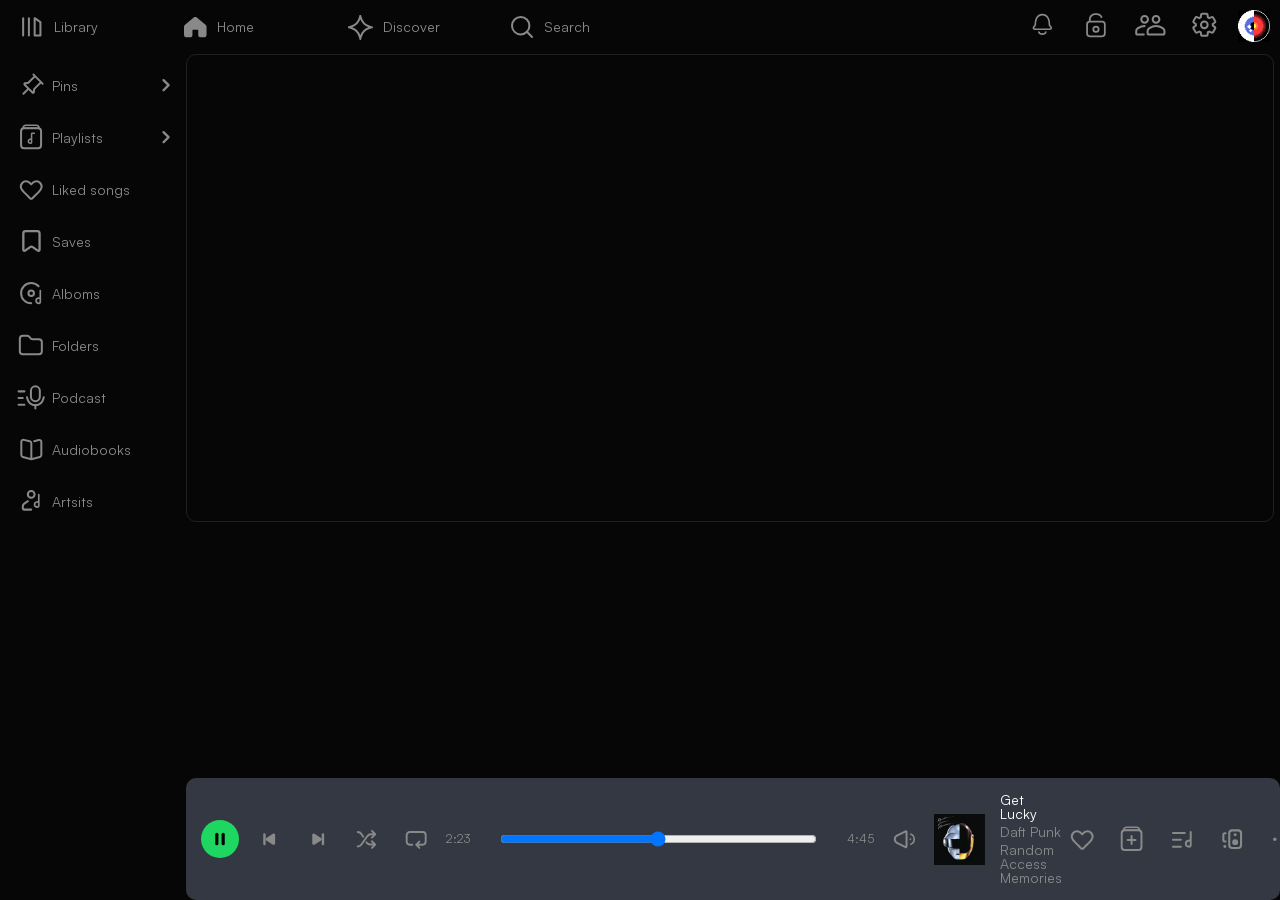
<file: Z-HTMLS/Artists-HTML/Artist-About.html>
<!DOCTYPE html>
<html lang="en">
    <head>
        <meta charset="UTF-8">
        <meta name="viewport" content="width=device-width, initial-scale=1.0">
        <title>Artist About</title>
        <link rel="stylesheet" href="../../css/style.css">
        <link rel="stylesheet" href="../../fonts/Satoshi_complete/Satoshi_complete/Fonts/WEB/css/satoshi.css">
    </head>

    <body>
        <!-- mobile and desktop header and menu -->
                        <header>
            <!-- desktop >1200px -->
            <section class="desktop-menu">
                <figure class="first-section-head">
                    <div class="header-div">
                        <a href="../../Z-HTMLS/Library-HTML/Library.html">
                            <img src="../../assets/images/library.svg" alt="#">
                            <p>Library</p>
                        </a>
                    </div>

                    <div class="header-div">
                        <a href="../../index.html">
                            <img src="../../assets/images/home button.svg" alt="#">
                            <p>Home</p>
                        </a>
                    </div>

                    <div class="header-div">
                        <a href="../../Z-HTMLS/Discover.html">
                            <img src="../../assets/images/Star.svg" alt="#">
                            <p>Discover</p>
                        </a>
                    </div>

                    <div class="header-div">
                        <a href="../../Z-HTMLS/search.html">
                            <img src="../../assets/images/search.svg" alt="#">
                            <p>Search</p>
                        </a>
                    </div>

                </figure>
                <figure class="second-section-head">
                    <a href="#"><img src="../../assets/images/News.svg" class="green-hover" alt="#"></a>
                    <a href="#"><img src="../../assets/images/private.svg" class="green-hover" alt="#"></a>

                    <!-- მარჯვენა საიდბარის ღილაკი -->
                    <label for="right-sidebar" class="right-sidebar-btn">
                        <input type="checkbox" id="right-sidebar" hidden>
                        <img src="../../assets/images/friends.svg" alt="#" class="checked-color">
                    </label>

                    <a href="#"><img src="../../assets/images/settings.svg" class="green-hover" alt="#"></a>
                    <a href="#"><img src="../../assets/images/profile image.png" class="profile-img" alt="#"></a>
                </figure>
            </section>
            <!-- mobile 390px -->
            <section class="mobile-menu">
                <div class="header-div">
                    <a href="../../index.html">
                        <img src="../../assets/images/home button.svg" alt="#">
                        <p>Home</p>
                    </a>
                </div>
                <div class="header-div">
                    <a href="../../Z-HTMLS/Discover.html">
                        <img src="../../assets/images/Star.svg" alt="#">
                        <p>Discover</p>
                    </a>
                </div>
                <div class="header-div">
                    <a href="../../Z-HTMLS/search.html">
                        <img src="../../assets/images/search.svg" alt="#">
                        <p>Search</p>
                    </a>
                </div>
                <div class="header-div">
                    <a href="../../Z-HTMLS/Library-HTML/Library.html">
                        <img src="../../assets/images/library.svg" alt="#">
                        <p>Library</p>
                    </a>
                </div>
                <div class="header-div">
                    <a href="#">
                        <img src="../../assets/images/profile.svg" alt="#">
                        <p>Me</p>
                    </a>
                </div>
            </section>
        </header>

        <main>
            <!-- sidebar sections -->
            <aside class="side-bar">
                <nav>
                    <ul>
                        <li>
                            <a href="#">
                                <img src="../.././assets/images/Pins.svg" alt="#">
                                <p>Pins</p>
                            </a>
                            <img class="arrow" src="../.././assets/images/sidebar.svg" alt="#">
                        </li>
                        <li>
                            <a href="../../Z-HTMLS/Playlist.html">
                                <img src="../.././assets/images/Playlist.svg" alt="#">
                                <p>Playlists</p>
                            </a>
                            <img class="arrow" src="../.././assets/images/sidebar.svg" alt="#">
                        </li>
                        <li>
                            <a href="../../Z-HTMLS/Library-HTML/Linked-songs.html">
                                <img src="../.././assets/images/liked songs.svg" alt="#">
                                <p>Liked songs</p>
                            </a>
                        </li>
                        <li>
                            <a href="#">
                                <img src="../.././assets/images/saves.svg" alt="#">
                                <p>Saves</p>
                            </a>
                        </li>
                        <li>
                            <a href="../../Z-HTMLS/Album.html">
                                <img src="../.././assets/images/Alboms.svg" alt="#">
                                <p>Alboms</p>
                            </a>
                        </li>
                        <li>
                            <a href="#">
                                <img src="../.././assets/images/Folders.svg" alt="#">
                                <p>Folders</p>
                            </a>
                        </li>
                        <li>
                            <a href="#">
                                <img src="../.././assets/images/podcast.svg" alt="#">
                                <p>Podcast</p>
                            </a>
                        </li>
                        <li>
                            <a href="#">
                                <img src="../.././assets/images/audiobook.svg" alt="#">
                                <p>Audiobooks</p>
                            </a>
                        </li>
                        <li>
                            <a href="../../Z-HTMLS/Artists-HTML/Artist-Home.html">
                                <img src="../.././assets/images/Artists.svg" alt="#">
                                <p>Artsits</p>
                            </a>
                        </li>
                    </ul>
                </nav>
            </aside>
            


            <!-- ****************************************** -->


            <section class="main-content">
                <section>

                </section>
            </section>



            <!-- ****************************************** -->




            <!-- ********* rightb side bar ********** -->

            <section class="right-sidebar-section">
                <aside class="rightSidebar">
                    <div class="right-bar-head">
                        <p>Friends Activity</p>
                        <img src="../../assets/images/addFriends.png" class="addFriends-img">
                    </div>


                    <div class="right-main-divs">
                        <img src="../.././assets/images/friend1.png" class="friends-img">
                        <div>
                            <p>FriendlyMusicListener</p>
                            <div class="friends-list1">
                                <img src="../../assets/images/iconsConection.png">
                                <p>Goosebumps</p>
                                <div></div>
                                <p>Travis Scott</p>
                            </div>
                        </div>
                    </div>

                    <div class="right-main-divs">
                        <img src="../.././assets/images/friend2.png" class="friends-img">
                        <div>
                            <p>AverageMusicEnjoyer</p>
                            <div class="friends-list1">
                                <img src="../../assets/images/iconsConection.png">
                                <p>Get Lucky</p>
                                <div></div>
                                <p>Daft Punk</p>
                            </div>
                        </div>
                    </div>

                    <div class="right-main-divs">
                        <img src="../.././assets/images/friend3.png" class="friends-img">
                        <div>
                            <p>MusicEnthusiast</p>
                            <div class="friends-list2">
                                <p>1h</p>
                                <p>would he</p>
                                <div></div>
                                <p>joji</p>
                            </div>
                        </div>
                    </div>

                    <div class="right-main-divs">
                        <img src="../.././assets/images/friend4.png" class="friends-img">
                        <div>
                            <p>IListenToMusic56</p>
                            <div class="friends-list2">
                                <p>6h</p>
                                <p>Rockstar</p>
                                <div></div>
                                <p>Post Malone</p>
                            </div>
                        </div>
                    </div>
                </aside>
            </section>
        </main>

        <footer>
            <section class="player">
                <nav class="mobile-player">
                    <ul class="items-wrapper">
                        <li class="song-player">
                            <img class="mobile-player-photo" src="../.././assets/player images/music-img.png" alt="">
                            <article class="player-text-container">
                                <p class="song-title">Get Lucky (feat. Pharrell Williams and Nile Rodgers)</p>
                                <p>Daft Punk</p>
                            </article>
                        </li>
                        <li class="buttons-container">
                            <button><img src="../.././assets/player images/add to playlits.svg" alt="#"></button>
                            <button><img src="../.././assets/player images/play simple.svg" alt="#"></button>
                        </li>
                    </ul>
                </nav>
                <nav class="desktop-player">
                    <ul class="list-item-containers">
                        <li><button class="pause-button"><img src="../.././assets/desktop-player imagaes/desktop player -pouse button.svg" alt="#"></button></li>
                        <li><button><img src="../.././assets/desktop-player imagaes/player left.svg" alt="#"></button></li>
                        <li><button><img src="../.././assets/desktop-player imagaes/player right.svg" alt="#"></button></li>
                        <li><button><img src="../.././assets/desktop-player imagaes/shuffle.svg" alt="#"></button></li>
                        <li><button><img src="../.././assets/desktop-player imagaes/loop.svg" alt="#"></button></li>
                        <li>
                            <article class="player-time">
                                <span>2:23</span>
                                <input type="range" min="0" max="100" value="50" class="progress">
                                <span>4:45</span>
                            </article>
                        </li>
                        <li><button><img src="../.././assets/desktop-player imagaes/volume.svg" alt="#"></button></li>
                        <li>
                            <figure>
                                <img class="desktop-playe-image" src="../.././assets/player images/music-img.png" alt="#">
                                <figcaption>
                                    <h1>Get Lucky</h1>
                                    <p>Daft Punk</p>
                                    <p>Random Access Memories</p>
                                </figcaption>
                            </figure>
                        </li>
                    </ul>

                    <ul class="list-item-containers">
                        <li><button><img src="../.././assets/desktop-player imagaes/pc-like.svg" alt="#"></button></li>
                        <li><button><img src="../.././assets/desktop-player imagaes/pc-playlist.svg" alt="#"></button></li>
                        <li><button><img src="../.././assets/desktop-player imagaes/pc-lyrics.svg" alt="#"></button></li>
                        <li><button><img src="../.././assets/desktop-player imagaes/pc-device.svg" alt="#"></button></li>
                        <li><button><img src="../.././assets/desktop-player imagaes/pc-playing-more.svg" alt="#"></button></li>
                        <li><button class="line"><img src="../.././assets/desktop-player imagaes/line.svg" alt="#"></button></li>
                        <li><button class="profile-img"><img src="../.././assets/desktop-player imagaes/DJ.svg" alt="#"></button></li>
                        <li><button><img src="../.././assets/desktop-player imagaes/pc-queue.svg" alt="#"></button></li>
                    </ul>
                </nav>
            </section>
        </footer>
    </body>
</html>
</file>
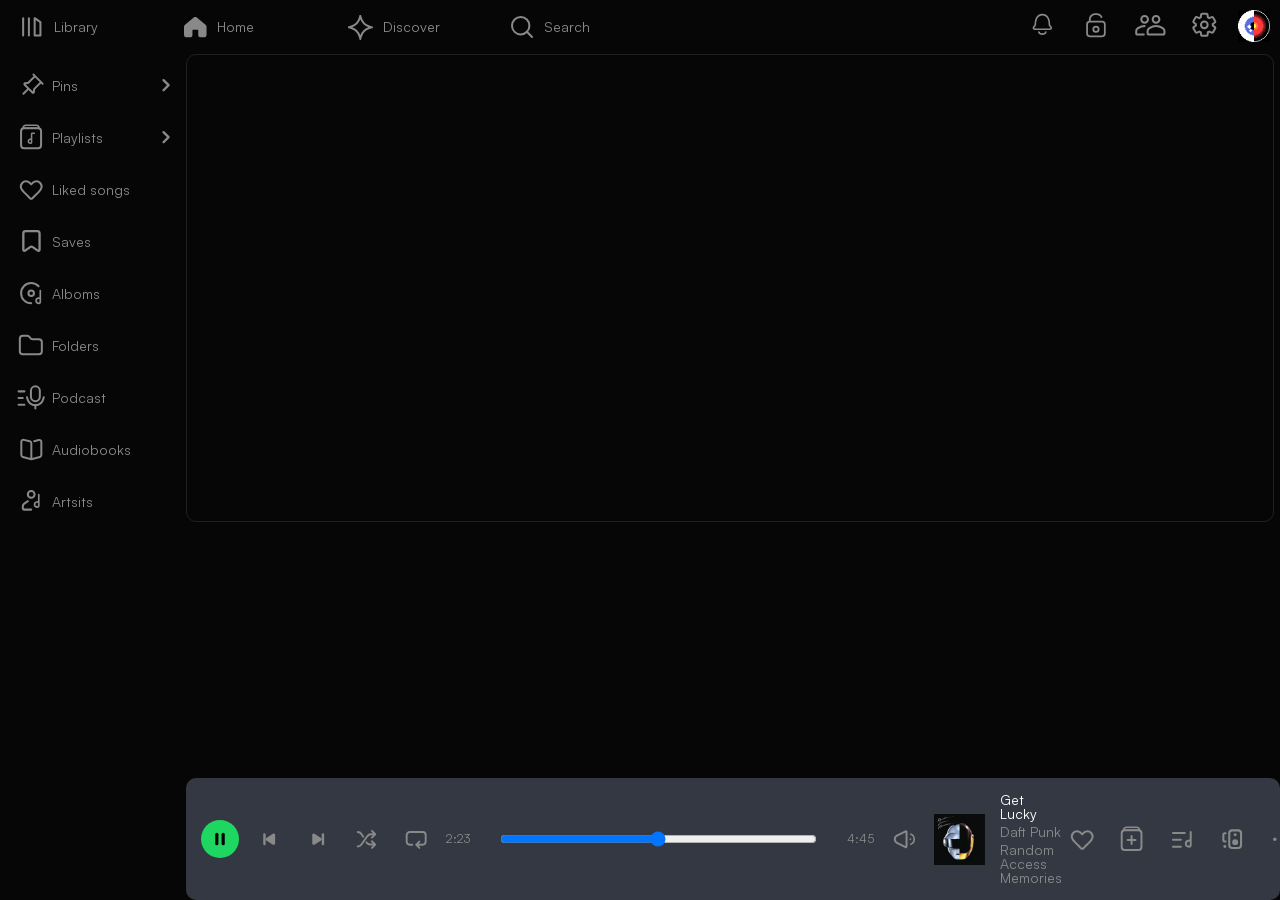
<file: Z-HTMLS/Artists-HTML/Artist-Album.html>
<!DOCTYPE html>
<html lang="en">
    <head>
        <meta charset="UTF-8">
        <meta name="viewport" content="width=device-width, initial-scale=1.0">
        <title>Artist Album</title>
        <link rel="stylesheet" href="../../css/style.css">
        <link rel="stylesheet" href="../../fonts/Satoshi_complete/Satoshi_complete/Fonts/WEB/css/satoshi.css">
    </head>

    <body>
        <!-- mobile and desktop header and menu -->
                        <header>
            <!-- desktop >1200px -->
            <section class="desktop-menu">
                <figure class="first-section-head">
                    <div class="header-div">
                        <a href="../../Z-HTMLS/Library-HTML/Library.html">
                            <img src="../../assets/images/library.svg" alt="#">
                            <p>Library</p>
                        </a>
                    </div>

                    <div class="header-div">
                        <a href="../../index.html">
                            <img src="../../assets/images/home button.svg" alt="#">
                            <p>Home</p>
                        </a>
                    </div>

                    <div class="header-div">
                        <a href="../../Z-HTMLS/Discover.html">
                            <img src="../../assets/images/Star.svg" alt="#">
                            <p>Discover</p>
                        </a>
                    </div>

                    <div class="header-div">
                        <a href="../../Z-HTMLS/search.html">
                            <img src="../../assets/images/search.svg" alt="#">
                            <p>Search</p>
                        </a>
                    </div>

                </figure>
                <figure class="second-section-head">
                    <a href="#"><img src="../../assets/images/News.svg" class="green-hover" alt="#"></a>
                    <a href="#"><img src="../../assets/images/private.svg" class="green-hover" alt="#"></a>

                    <!-- მარჯვენა საიდბარის ღილაკი -->
                    <label for="right-sidebar" class="right-sidebar-btn">
                        <input type="checkbox" id="right-sidebar" hidden>
                        <img src="../../assets/images/friends.svg" alt="#" class="checked-color">
                    </label>

                    <a href="#"><img src="../../assets/images/settings.svg" class="green-hover" alt="#"></a>
                    <a href="#"><img src="../../assets/images/profile image.png" class="profile-img" alt="#"></a>
                </figure>
            </section>
            <!-- mobile 390px -->
            <section class="mobile-menu">
                <div class="header-div">
                    <a href="../../index.html">
                        <img src="../../assets/images/home button.svg" alt="#">
                        <p>Home</p>
                    </a>
                </div>
                <div class="header-div">
                    <a href="../../Z-HTMLS/Discover.html">
                        <img src="../../assets/images/Star.svg" alt="#">
                        <p>Discover</p>
                    </a>
                </div>
                <div class="header-div">
                    <a href="../../Z-HTMLS/search.html">
                        <img src="../../assets/images/search.svg" alt="#">
                        <p>Search</p>
                    </a>
                </div>
                <div class="header-div">
                    <a href="../../Z-HTMLS/Library-HTML/Library.html">
                        <img src="../../assets/images/library.svg" alt="#">
                        <p>Library</p>
                    </a>
                </div>
                <div class="header-div">
                    <a href="#">
                        <img src="../../assets/images/profile.svg" alt="#">
                        <p>Me</p>
                    </a>
                </div>
            </section>
        </header>

        <main>
            <!-- sidebar sections -->
            <aside class="side-bar">
                <nav>
                    <ul>
                        <li>
                            <a href="#">
                                <img src="../.././assets/images/Pins.svg" alt="#">
                                <p>Pins</p>
                            </a>
                            <img class="arrow" src="../.././assets/images/sidebar.svg" alt="#">
                        </li>
                        <li>
                            <a href="../../Z-HTMLS/Playlist.html">
                                <img src="../.././assets/images/Playlist.svg" alt="#">
                                <p>Playlists</p>
                            </a>
                            <img class="arrow" src="../.././assets/images/sidebar.svg" alt="#">
                        </li>
                        <li>
                            <a href="../../Z-HTMLS/Library-HTML/Linked-songs.html">
                                <img src="../.././assets/images/liked songs.svg" alt="#">
                                <p>Liked songs</p>
                            </a>
                        </li>
                        <li>
                            <a href="#">
                                <img src="../.././assets/images/saves.svg" alt="#">
                                <p>Saves</p>
                            </a>
                        </li>
                        <li>
                            <a href="../../Z-HTMLS/Album.html">
                                <img src="../.././assets/images/Alboms.svg" alt="#">
                                <p>Alboms</p>
                            </a>
                        </li>
                        <li>
                            <a href="#">
                                <img src="../.././assets/images/Folders.svg" alt="#">
                                <p>Folders</p>
                            </a>
                        </li>
                        <li>
                            <a href="#">
                                <img src="../.././assets/images/podcast.svg" alt="#">
                                <p>Podcast</p>
                            </a>
                        </li>
                        <li>
                            <a href="#">
                                <img src="../.././assets/images/audiobook.svg" alt="#">
                                <p>Audiobooks</p>
                            </a>
                        </li>
                        <li>
                            <a href="../../Z-HTMLS/Artists-HTML/Artist-Home.html">
                                <img src="../.././assets/images/Artists.svg" alt="#">
                                <p>Artsits</p>
                            </a>
                        </li>
                    </ul>
                </nav>
            </aside>
            


            <!-- ****************************************** -->


            <section class="main-content">
                <section>

                </section>
            </section>



            <!-- ****************************************** -->




            <!-- ********* rightb side bar ********** -->

            <section class="right-sidebar-section">
                <aside class="rightSidebar">
                    <div class="right-bar-head">
                        <p>Friends Activity</p>
                        <img src="../../assets/images/addFriends.png" class="addFriends-img">
                    </div>


                    <div class="right-main-divs">
                        <img src="../.././assets/images/friend1.png" class="friends-img">
                        <div>
                            <p>FriendlyMusicListener</p>
                            <div class="friends-list1">
                                <img src="../../assets/images/iconsConection.png">
                                <p>Goosebumps</p>
                                <div></div>
                                <p>Travis Scott</p>
                            </div>
                        </div>
                    </div>

                    <div class="right-main-divs">
                        <img src="../.././assets/images/friend2.png" class="friends-img">
                        <div>
                            <p>AverageMusicEnjoyer</p>
                            <div class="friends-list1">
                                <img src="../../assets/images/iconsConection.png">
                                <p>Get Lucky</p>
                                <div></div>
                                <p>Daft Punk</p>
                            </div>
                        </div>
                    </div>

                    <div class="right-main-divs">
                        <img src="../.././assets/images/friend3.png" class="friends-img">
                        <div>
                            <p>MusicEnthusiast</p>
                            <div class="friends-list2">
                                <p>1h</p>
                                <p>would he</p>
                                <div></div>
                                <p>joji</p>
                            </div>
                        </div>
                    </div>

                    <div class="right-main-divs">
                        <img src="../.././assets/images/friend4.png" class="friends-img">
                        <div>
                            <p>IListenToMusic56</p>
                            <div class="friends-list2">
                                <p>6h</p>
                                <p>Rockstar</p>
                                <div></div>
                                <p>Post Malone</p>
                            </div>
                        </div>
                    </div>
                </aside>
            </section>
        </main>

        <footer>
            <section class="player">
                <nav class="mobile-player">
                    <ul class="items-wrapper">
                        <li class="song-player">
                            <img class="mobile-player-photo" src="../.././assets/player images/music-img.png" alt="">
                            <article class="player-text-container">
                                <p class="song-title">Get Lucky (feat. Pharrell Williams and Nile Rodgers)</p>
                                <p>Daft Punk</p>
                            </article>
                        </li>
                        <li class="buttons-container">
                            <button><img src="../.././assets/player images/add to playlits.svg" alt="#"></button>
                            <button><img src="../.././assets/player images/play simple.svg" alt="#"></button>
                        </li>
                    </ul>
                </nav>
                <nav class="desktop-player">
                    <ul class="list-item-containers">
                        <li><button class="pause-button"><img src="../.././assets/desktop-player imagaes/desktop player -pouse button.svg" alt="#"></button></li>
                        <li><button><img src="../.././assets/desktop-player imagaes/player left.svg" alt="#"></button></li>
                        <li><button><img src="../.././assets/desktop-player imagaes/player right.svg" alt="#"></button></li>
                        <li><button><img src="../.././assets/desktop-player imagaes/shuffle.svg" alt="#"></button></li>
                        <li><button><img src="../.././assets/desktop-player imagaes/loop.svg" alt="#"></button></li>
                        <li>
                            <article class="player-time">
                                <span>2:23</span>
                                <input type="range" min="0" max="100" value="50" class="progress">
                                <span>4:45</span>
                            </article>
                        </li>
                        <li><button><img src="../.././assets/desktop-player imagaes/volume.svg" alt="#"></button></li>
                        <li>
                            <figure>
                                <img class="desktop-playe-image" src="../.././assets/player images/music-img.png" alt="#">
                                <figcaption>
                                    <h1>Get Lucky</h1>
                                    <p>Daft Punk</p>
                                    <p>Random Access Memories</p>
                                </figcaption>
                            </figure>
                        </li>
                    </ul>

                    <ul class="list-item-containers">
                        <li><button><img src="../.././assets/desktop-player imagaes/pc-like.svg" alt="#"></button></li>
                        <li><button><img src="../.././assets/desktop-player imagaes/pc-playlist.svg" alt="#"></button></li>
                        <li><button><img src="../.././assets/desktop-player imagaes/pc-lyrics.svg" alt="#"></button></li>
                        <li><button><img src="../.././assets/desktop-player imagaes/pc-device.svg" alt="#"></button></li>
                        <li><button><img src="../.././assets/desktop-player imagaes/pc-playing-more.svg" alt="#"></button></li>
                        <li><button class="line"><img src="../.././assets/desktop-player imagaes/line.svg" alt="#"></button></li>
                        <li><button class="profile-img"><img src="../.././assets/desktop-player imagaes/DJ.svg" alt="#"></button></li>
                        <li><button><img src="../.././assets/desktop-player imagaes/pc-queue.svg" alt="#"></button></li>
                    </ul>
                </nav>
            </section>
        </footer>
    </body>
</html>
</file>
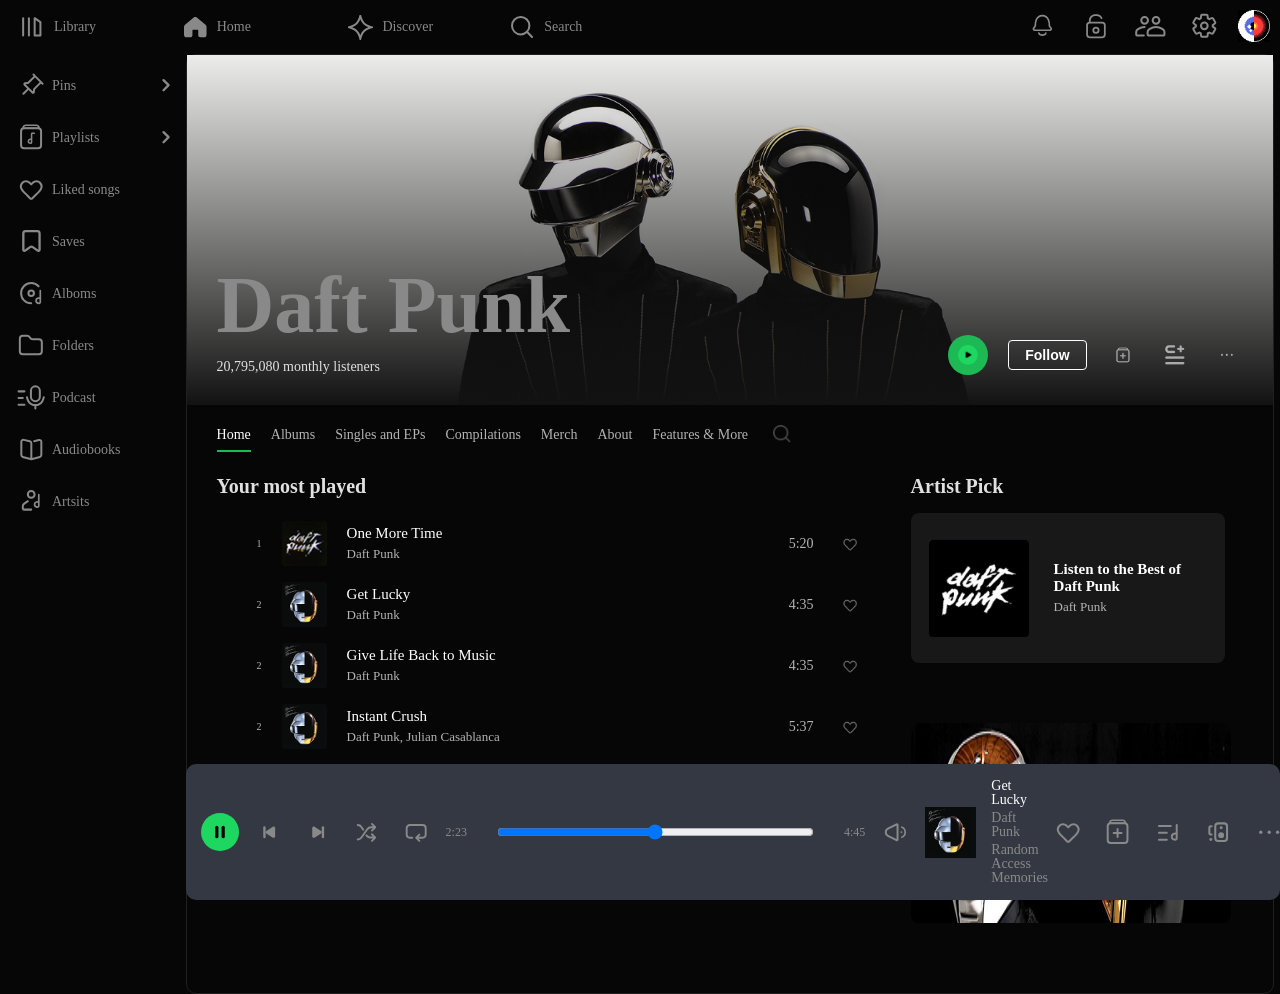
<file: Z-HTMLS/Artists-HTML/Artist-Home.html>
<!DOCTYPE html>
<html lang="en">

<head>
    <meta charset="UTF-8">
    <meta name="viewport" content="width=device-width, initial-scale=1.0">
    <title>Artist Home</title>
    <link rel="stylesheet" href="../../css/style.css">
</head>

<body> <!-- mobile and desktop header and menu -->
    <header> <!-- desktop >1200px -->
        <section class="desktop-menu">
            <figure class="first-section-head">
                <div class="header-div"> <a href="../../Z-HTMLS/Library-HTML/Library.html"> <img src="../.././assets/images/library.svg" alt="#">
                        <p>Library</p>
                    </a> </div>
                <div class="header-div"> <a href="../../index.html"> <img src="../.././assets/images/home button.svg" alt="#">
                        <p>Home</p>
                    </a> </div>
                <div class="header-div"> <a href="../../Z-HTMLS/Discover.html"> <img src="../.././assets/images/Star.svg" alt="#">
                        <p>Discover</p>
                    </a> </div>
                <div class="header-div"> <a href="../../Z-HTMLS/search.html"> <img
                            src="../.././assets/images/search.svg" alt="#">
                        <p>Search</p>
                    </a> </div>
            </figure>
            <figure class="second-section-head"> <a href="#"><img src="../.././assets/images/News.svg"
                        class="green-hover" alt="#"></a> <a href="#"><img src="../.././assets/images/private.svg"
                        class="green-hover" alt="#"></a> <!-- მარჯვენა საიდბარის ღილაკი --> <label for="right-sidebar"
                    class="right-sidebar-btn"> <input type="checkbox" id="right-sidebar" hidden> <img
                        src="../.././assets/images/friends.svg" alt="#" class="checked-color"> </label> <a href="#"><img
                        src="../.././assets/images/settings.svg" class="green-hover" alt="#"></a> <a href="#"><img
                        src="../.././assets/images/profile image.png" class="profile-img" alt="#"></a> </figure>
        </section> <!-- mobile 390px -->
        <section class="mobile-menu">
            <div class="header-div"> <a href="../../index.html"> <img src="../.././assets/images/home button.svg" alt="#">
                    <p>Home</p>
                </a> </div>
            <div class="header-div"> <a href="../../Z-HTMLS/Discover.html"> <img src="../.././assets/images/Star.svg" alt="#">
                    <p>Discover</p>
                </a> </div>
            <div class="header-div"> <a href="../../Z-HTMLS/search.html"> <img src="../.././assets/images/search.svg"
                        alt="#">
                    <p>Search</p>
                </a> </div>
            <div class="header-div"> <a href="../../Z-HTMLS/Library-HTML/Library.html"> <img src="../.././assets/images/library.svg" alt="#">
                    <p>Library</p>
                </a> </div>
            <div class="header-div"> <a href="#"> <img src="../.././assets/images/profile.svg" alt="#">
                    <p>Me</p>
                </a> </div>
        </section>
    </header>
    <main> <!-- sidebar sections -->
        <aside class="side-bar">
            <nav>
                <ul>
                    <li> <a href="#"> <img src="../.././assets/images/Pins.svg" alt="#">
                            <p>Pins</p>
                        </a> <img class="arrow" src="../.././assets/images/sidebar.svg" alt="#"> </li>
                    <li> <a href="../../Z-HTMLS/Playlist.html"> <img src="../.././assets/images/Playlist.svg" alt="#">
                            <p>Playlists</p>
                        </a> <img class="arrow" src="../.././assets/images/sidebar.svg" alt="#"> </li>
                    <li> <a href="../../Z-HTMLS/Library-HTML/Linked-songs.html"> <img src="../.././assets/images/liked songs.svg" alt="#">
                            <p>Liked songs</p>
                        </a> </li>
                    <li> <a href="#"> <img src="../.././assets/images/saves.svg" alt="#">
                            <p>Saves</p>
                        </a> </li>
                    <li> <a href="../../Z-HTMLS/Album.html"> <img src="../.././assets/images/Alboms.svg" alt="#">
                            <p>Alboms</p>
                        </a> </li>
                    <li> <a href="#"> <img src="../.././assets/images/Folders.svg" alt="#">
                            <p>Folders</p>
                        </a> </li>
                    <li> <a href="#"> <img src="../.././assets/images/podcast.svg" alt="#">
                            <p>Podcast</p>
                        </a> </li>
                    <li> <a href="#"> <img src="../.././assets/images/audiobook.svg" alt="#">
                            <p>Audiobooks</p>
                        </a> </li>
                    <li> <a href="../../Z-HTMLS/Artists-HTML/Artist-Home.html"> <img
                                src="../.././assets/images/Artists.svg" alt="#">
                            <p>Artsits</p>
                        </a> </li>
                </ul>
            </nav>
        </aside> <!-- ****************************************** -->
        <section class="main-content">
            <div id="spotify-artist-profile">
                <header class="profile-header">
                    <div class="artist-info">
                        <h1 class="artist-name">Daft Punk</h1>
                        <p class="monthly-listeners">20,795,080 monthly listeners</p>
                    </div>
                    <div class="header-actions"> <button class="play-btn circular-btn"> <img
                                src="/assets/images/player-icon.png" alt="Play"> </button> <button
                            class="follow-btn rounded-btn">Follow</button> <button class="more-options-btn icon-btn">
                            <img src="/assets/images/add-icon.png" alt="More options"> </button> <button
                            class="add-playlist-btn icon-btn"> <img src="/assets/images/add-playlist.png"
                                alt="Add to playlist"> </button> <button class="queue-btn icon-btn"> <img
                                src="/assets/images/queue.png" alt="Queue"> </button> </div>
                </header>
                <nav class="navigation-bar">
                    <ul class="nav-links">
                        <li class="active"><a>Home</a></li>
                        <li><a>Albums</a></li>
                        <li><a>Singles and EPs</a></li>
                        <li><a>Compilations</a></li>
                        <li><a>Merch</a></li>
                        <li><a>About</a></li>
                        <li><a>Features & More</a></li>
                    </ul>
                    <div class="search-icon-nav"> <img src="/assets/images/search-icon.png" alt="Search"> </div>
                </nav>
                <div class="content-wrapper-artist">
                    <div class="most-played-section">
                        <h3>Your most played</h3>
                        <div class="track-list">
                            <div class="track-row"> <span class="track-number">1</span> <img
                                    src="/assets/images/one-more-time.png" alt="Album art" class="track-art">
                                <div class="track-text">
                                    <p class="track-title">One More Time</p>
                                    <p class="track-artist">Daft Punk</p>
                                </div> <span class="track-duration">5:20</span> <button class="like-btn icon-btn"> <img
                                        src="/assets/images/like-icon.png" alt="Like"> </button>
                            </div>
                            <div class="track-row"> <span class="track-number">2</span> <img
                                    src="/assets/images/daft_punk.png" alt="Album art" class="track-art">
                                <div class="track-text">
                                    <p class="track-title">Get Lucky</p>
                                    <p class="track-artist">Daft Punk</p>
                                </div> <span class="track-duration">4:35</span> <button class="like-btn icon-btn"> <img
                                        src="/assets/images/like-icon.png" alt="Like"> </button>
                            </div>
                            <div class="track-row"> <span class="track-number">2</span> <img
                                    src="/assets/images/daft_punk.png" alt="Album art" class="track-art">
                                <div class="track-text">
                                    <p class="track-title">Give Life Back to Music</p>
                                    <p class="track-artist">Daft Punk</p>
                                </div> <span class="track-duration">4:35</span> <button class="like-btn icon-btn"> <img
                                        src="/assets/images/like-icon.png" alt="Like"> </button>
                            </div>
                            <div class="track-row"> <span class="track-number">2</span> <img
                                    src="/assets/images/daft_punk.png" alt="Album art" class="track-art">
                                <div class="track-text">
                                    <p class="track-title">Instant Crush</p>
                                    <p class="track-artist">Daft Punk, Julian Casablanca</p>
                                </div> <span class="track-duration">5:37</span> <button class="like-btn icon-btn"> <img
                                        src="/assets/images/like-icon.png" alt="Like"> </button>
                            </div>
                        </div>
                    </div>
                    <div class="artist-pick-section">
                        <h3>Artist Pick</h3>
                        <div class="artist-pick-card">
                            <div class="main-pick-art"> <img src="../../assets/images/Frame 126.png"
                                    alt="Daft Punk Logo"> </div>
                            <div class="pick-details">
                                <p class="pick-title">Listen to the Best of Daft Punk</p>
                                <p class="pick-artist">Daft Punk</p>
                            </div>
                        </div>
                        <div class="artist-banner-below"> <img src="../../assets/images/image 15.png"
                                alt="Daft Punk Banner"> </div>
                    </div>
                </div>
            </div>
        </section>
        <section> <!-- ****************************************** --> <!-- ********* rightb side bar ********** -->
            <section class="right-sidebar-section">
                <aside class="rightSidebar">
                    <div class="right-bar-head">
                        <p>Friends Activity</p> <img src="../../assets/images/addFriends.png" class="addFriends-img">
                    </div>
                    <div class="right-main-divs"> <img src="../.././assets/images/friend1.png" class="friends-img">
                        <div>
                            <p>FriendlyMusicListener</p>
                            <div class="friends-list1"> <img src="../../assets/images/iconsConection.png">
                                <p>Goosebumps</p>
                                <div></div>
                                <p>Travis Scott</p>
                            </div>
                        </div>
                    </div>
                    <div class="right-main-divs"> <img src="../.././assets/images/friend2.png" class="friends-img">
                        <div>
                            <p>AverageMusicEnjoyer</p>
                            <div class="friends-list1"> <img src="../../assets/images/iconsConection.png">
                                <p>Get Lucky</p>
                                <div></div>
                                <p>Daft Punk</p>
                            </div>
                        </div>
                    </div>
                    <div class="right-main-divs"> <img src="../.././assets/images/friend3.png" class="friends-img">
                        <div>
                            <p>MusicEnthusiast</p>
                            <div class="friends-list2">
                                <p>1h</p>
                                <p>would he</p>
                                <div></div>
                                <p>joji</p>
                            </div>
                        </div>
                    </div>
                    <div class="right-main-divs"> <img src="../.././assets/images/friend4.png" class="friends-img">
                        <div>
                            <p>IListenToMusic56</p>
                            <div class="friends-list2">
                                <p>6h</p>
                                <p>Rockstar</p>
                                <div></div>
                                <p>Post Malone</p>
                            </div>
                        </div>
                    </div>
                </aside>
            </section>
    </main>
    <footer>
        <section class="player">
            <nav class="mobile-player">
                <ul class="items-wrapper">
                    <li class="song-player"> <img class="mobile-player-photo"
                            src="../.././assets/player images/music-img.png" alt>
                        <article class="player-text-container">
                            <p class="song-title">Get Lucky (feat. Pharrell Williams and Nile Rodgers)</p>
                            <p>Daft Punk</p>
                        </article>
                    </li>
                    <li class="buttons-container"> <button><img src="../.././assets/player images/add to playlits.svg"
                                alt="#"></button> <button><img src="../.././assets/player images/play simple.svg"
                                alt="#"></button> </li>
                </ul>
            </nav>
            <nav class="desktop-player">
                <ul class="list-item-containers">
                    <li><button class="pause-button"><img
                                src="../.././assets/desktop-player imagaes/desktop player -pouse button.svg"
                                alt="#"></button></li>
                    <li><button><img src="../.././assets/desktop-player imagaes/player left.svg" alt="#"></button></li>
                    <li><button><img src="../.././assets/desktop-player imagaes/player right.svg" alt="#"></button></li>
                    <li><button><img src="../.././assets/desktop-player imagaes/shuffle.svg" alt="#"></button></li>
                    <li><button><img src="../.././assets/desktop-player imagaes/loop.svg" alt="#"></button></li>
                    <li>
                        <article class="player-time"> <span>2:23</span> <input type="range" min="0" max="100" value="50"
                                class="progress"> <span>4:45</span> </article>
                    </li>
                    <li><button><img src="../.././assets/desktop-player imagaes/volume.svg" alt="#"></button></li>
                    <li>
                        <figure> <img class="desktop-playe-image" src="../.././assets/player images/music-img.png"
                                alt="#">
                            <figcaption>
                                <h1>Get Lucky</h1>
                                <p>Daft Punk</p>
                                <p>Random Access Memories</p>
                            </figcaption>
                        </figure>
                    </li>
                </ul>
                <ul class="list-item-containers">
                    <li><button><img src="../.././assets/desktop-player imagaes/pc-like.svg" alt="#"></button></li>
                    <li><button><img src="../.././assets/desktop-player imagaes/pc-playlist.svg" alt="#"></button></li>
                    <li><button><img src="../.././assets/desktop-player imagaes/pc-lyrics.svg" alt="#"></button></li>
                    <li><button><img src="../.././assets/desktop-player imagaes/pc-device.svg" alt="#"></button></li>
                    <li><button><img src="../.././assets/desktop-player imagaes/pc-playing-more.svg" alt="#"></button>
                    </li>
                    <li><button class="line"><img src="../.././assets/desktop-player imagaes/line.svg" alt="#"></button>
                    </li>
                    <li><button class="profile-img"><img src="../.././assets/desktop-player imagaes/DJ.svg"
                                alt="#"></button></li>
                    <li><button><img src="../.././assets/desktop-player imagaes/pc-queue.svg" alt="#"></button></li>
                </ul>
            </nav>
        </section>
    </footer>
</body>

</html>
</file>
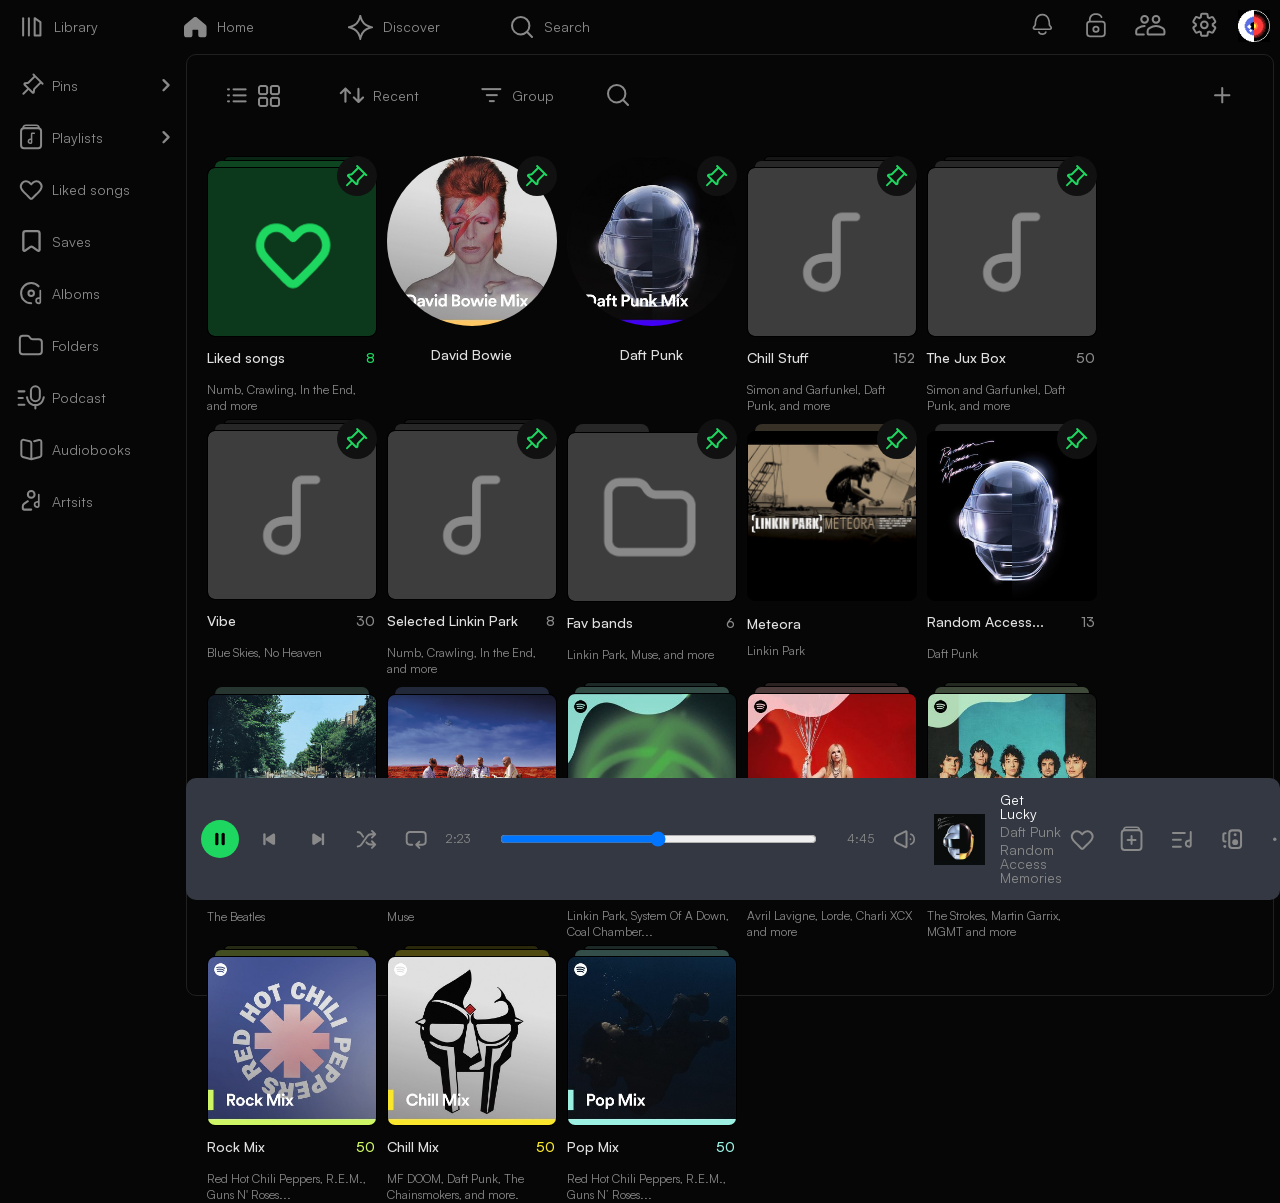
<file: Z-HTMLS/Library-HTML/Library.html>
<!DOCTYPE html>
<html lang="en">
    <head>
        <meta charset="UTF-8">
        <meta name="viewport" content="width=device-width, initial-scale=1.0">
        <title>Library</title>
        <link rel="stylesheet" href="../../css/style.css">
        <link rel="stylesheet" href="../../fonts/Satoshi_complete/Satoshi_complete/Fonts/WEB/css/satoshi.css">
    </head>

    <body>
        <!-- mobile and desktop header and menu -->
                        <header>
            <!-- desktop >1200px -->
            <section class="desktop-menu">
                <figure class="first-section-head">
                    <div class="header-div">
                        <a href="../../Z-HTMLS/Library-HTML/Library.html">
                            <img src="../../assets/images/library.svg" alt="#">
                            <p>Library</p>
                        </a>
                    </div>

                    <div class="header-div">
                        <a href="../../index.html">
                            <img src="../../assets/images/home button.svg" alt="#">
                            <p>Home</p>
                        </a>
                    </div>

                    <div class="header-div">
                        <a href="../../Z-HTMLS/Discover.html">
                            <img src="../../assets/images/Star.svg" alt="#">
                            <p>Discover</p>
                        </a>
                    </div>

                    <div class="header-div">
                        <a href="../../Z-HTMLS/search.html">
                            <img src="../../assets/images/search.svg" alt="#">
                            <p>Search</p>
                        </a>
                    </div>

                </figure>
                <figure class="second-section-head">
                    <a href="#"><img src="../../assets/images/News.svg" class="green-hover" alt="#"></a>
                    <a href="#"><img src="../../assets/images/private.svg" class="green-hover" alt="#"></a>

                    <!-- მარჯვენა საიდბარის ღილაკი -->
                    <label for="right-sidebar" class="right-sidebar-btn">
                        <input type="checkbox" id="right-sidebar" hidden>
                        <img src="../../assets/images/friends.svg" alt="#" class="checked-color">
                    </label>

                    <a href="#"><img src="../../assets/images/settings.svg" class="green-hover" alt="#"></a>
                    <a href="#"><img src="../../assets/images/profile image.png" class="profile-img" alt="#"></a>
                </figure>
            </section>
            <!-- mobile 390px -->
            <section class="mobile-menu">
                <div class="header-div">
                    <a href="../../index.html">
                        <img src="../../assets/images/home button.svg" alt="#">
                        <p>Home</p>
                    </a>
                </div>
                <div class="header-div">
                    <a href="../../Z-HTMLS/Discover.html">
                        <img src="../../assets/images/Star.svg" alt="#">
                        <p>Discover</p>
                    </a>
                </div>
                <div class="header-div">
                    <a href="../../Z-HTMLS/search.html">
                        <img src="../../assets/images/search.svg" alt="#">
                        <p>Search</p>
                    </a>
                </div>
                <div class="header-div">
                    <a href="../../Z-HTMLS/Library-HTML/Library.html">
                        <img src="../../assets/images/library.svg" alt="#">
                        <p>Library</p>
                    </a>
                </div>
                <div class="header-div">
                    <a href="#">
                        <img src="../../assets/images/profile.svg" alt="#">
                        <p>Me</p>
                    </a>
                </div>
            </section>
        </header>

        <main>
            <!-- sidebar sections -->
            <aside class="side-bar">
                <nav>
                    <ul>
                        <li>
                            <a href="#">
                                <img src="../.././assets/images/Pins.svg" alt="#">
                                <p>Pins</p>
                            </a>
                            <img class="arrow" src="../.././assets/images/sidebar.svg" alt="#">
                        </li>
                        <li>
                            <a href="../../Z-HTMLS/Playlist.html">
                                <img src="../.././assets/images/Playlist.svg" alt="#">
                                <p>Playlists</p>
                            </a>
                            <img class="arrow" src="../.././assets/images/sidebar.svg" alt="#">
                        </li>
                        <li>
                            <a href="../../Z-HTMLS/Library-HTML/Linked-songs.html">
                                <img src="../.././assets/images/liked songs.svg" alt="#">
                                <p>Liked songs</p>
                            </a>
                        </li>
                        <li>
                            <a href="../../Z-HTMLS/Library-HTML/Linked-songs.html">
                                <img src="../.././assets/images/saves.svg" alt="#">
                                <p>Saves</p>
                            </a>
                        </li>
                        <li>
                            <a href="../../Z-HTMLS/Album.html">
                                <img src="../.././assets/images/Alboms.svg" alt="#">
                                <p>Alboms</p>
                            </a>
                        </li>
                        <li>
                            <a href="#">
                                <img src="../.././assets/images/Folders.svg" alt="#">
                                <p>Folders</p>
                            </a>
                        </li>
                        <li>
                            <a href="../Podcasts/Podcast.html">
                                <img src="../.././assets/images/podcast.svg" alt="#">
                                <p>Podcast</p>
                            </a>
                        </li>
                        <li>
                            <a href="#">
                                <img src="../.././assets/images/audiobook.svg" alt="#">
                                <p>Audiobooks</p>
                            </a>
                        </li>
                        <li>
                            <a href="../../Z-HTMLS/Artists-HTML/Artist-Home.html">
                                <img src="../.././assets/images/Artists.svg" alt="#">
                                <p>Artsits</p>
                            </a>
                        </li>
                    </ul>
                </nav>
            </aside>


            <!-- ****************************************** -->

            <!--  M O B I L E  -->
            <section class="main-content">
                <section class="main-Library">
                    <div class="lib-search-head">
                        <label>
                            <input type="search" name="Library-search" placeholder="Search library">
                            <img src="../../assets/images/search.svg" class="Lib-search-Hov">
                        </label>
                        <img src="../../assets/images/bigPlus.png" class="Lib-Hov">
                    </div>

                    <div class="lib-head-icons">
                        <div>
                            <img src="../../assets/images/icon-lib1.png" class="Lib-Hov">
                            Group
                        </div>
                        <div>
                            Recents
                            <img src="../../assets/images/icon-lib2.png" class="Lib-Hov">
                        </div>
                    </div>

                    <div class="lib-main-cont">
                        <a href="../../Z-HTMLS/Playlist.html">
                            <div>
                                <p>Playlists</p>
                                <img src="../../assets/images/sidebar.svg" class="Lib-Hov">
                            </div>
                        </a>
                        <hr>

                        <div>
                            <p>Playlists by Spotify</p>
                            <img src="../../assets/images/sidebar.svg" class="Lib-Hov">
                        </div>
                        <hr>

                        <a href="../Album.html">
                            <div>
                                <p>Albums</p>
                                <img src="../../assets/images/sidebar.svg" class="Lib-Hov">
                            </div>
                        </a>
                        <hr>

                        <div>
                            <p>Folders</p>
                            <img src="../../assets/images/sidebar.svg" class="Lib-Hov">
                        </div>
                        <hr>

                        <div>
                            <p>Artists</p>
                            <img src="../../assets/images/sidebar.svg" class="Lib-Hov">
                        </div>
                    </div>
                </section>


                <!--  D E S K T O P  -->
                <section class="Library-main">
                    <div class="Lib-head-icons">
                        <div>
                            <div>
                                <img src="../../assets/images/Lib-menu-icon.png">
                                <img src="../../assets/images/icon-lib2.png">
                            </div>
                            <div>
                                <img src="../../assets/images/mobile-inf.png">
                                Recent
                            </div>
                            <div>
                                <img src="../../assets/images/icon-lib1.png">
                                Group
                            </div>
                            <img src="../../assets/images/search.svg">
                        </div>
                        <img src="../../assets/images/bigPlus.png">
                    </div>


                    <!--  Library:   C A R D S  -->
                    <div class="Lib-cards">
                        <div class="Lib-cards-container Linkedsongs">
                            <div class="Lib-card">
                                <div></div>
                                <div></div>
                                <a href="#">
                                    <img src="../../assets/images/greenHeartCard.png" class="card-img" alt="card" title="Discover Weekly">
                                    <div class="Lib-Pin">
                                        <img src="../../assets/images/pin-icon.png">
                                    </div>
                                </a>
                            </div>
                            <div class="Lib-card-text">
                                <div>
                                    <p>Liked songs</p>
                                    <p>8</p>
                                </div>
                                <p>Numb, Crawling, In the End, and more</p>
                            </div>
                        </div>

                        <div class="Lib-circle-img Lib-card">
                            <img src="../../assets/images/DavidBowieMix.png" class="card-img-row3" title="David Bowie">
                            <div class="Lib-Pin">
                                <img src="../../assets/images/pin-icon.png">
                            </div>
                            <p>David Bowie</p>
                        </div>

                        <div class="Lib-circle-img Lib-card">
                            <img src="../../assets/images/DaftPunkMix.png" class="card-img-row3" alt="card" title="Daft Punk">
                            <div class="Lib-Pin">
                                <img src="../../assets/images/pin-icon.png">
                            </div>
                            <p>Daft Punk</p>
                        </div>

                        <div class="Lib-cards-container note-card">
                            <div class="Lib-card">
                                <div></div>
                                <div></div>
                                <a href="#">
                                    <img src="../../assets/images/noteCard.png" class="card-img" alt="card" title="Discover Weekly">
                                    <div class="Lib-Pin">
                                        <img src="../../assets/images/pin-icon.png">
                                    </div>
                                </a>
                            </div>
                            <div class="Lib-card-text">
                                <div>
                                    <p>Chill Stuff</p>
                                    <p>152</p>
                                </div>
                                <p>Simon and Garfunkel, Daft Punk, and more</p>
                            </div>
                        </div>

                        <div class="Lib-cards-container note-card">
                            <div class="Lib-card">
                                <div></div>
                                <div></div>
                                <a href="#">
                                    <img src="../../assets/images/noteCard.png" class="card-img" alt="card" title="Discover Weekly">
                                    <div class="Lib-Pin">
                                        <img src="../../assets/images/pin-icon.png">
                                    </div>
                                </a>
                            </div>
                            <div class="Lib-card-text">
                                <div>
                                    <p>The Jux Box</p>
                                    <p>50</p>
                                </div>
                                <p>Simon and Garfunkel, Daft Punk, and more</p>
                            </div>
                        </div>

                        <div class="Lib-cards-container note-card">
                            <div class="Lib-card">
                                <div></div>
                                <div></div>
                                <a href="#">
                                    <img src="../../assets/images/noteCard.png" class="card-img" alt="card" title="Discover Weekly">
                                    <div class="Lib-Pin">
                                        <img src="../../assets/images/pin-icon.png">
                                    </div>
                                </a>
                            </div>
                            <div class="Lib-card-text">
                                <div>
                                    <p>Vibe</p>
                                    <p>30</p>
                                </div>
                                <p>Blue Skies, No Heaven</p>
                            </div>
                        </div>

                        <div class="Lib-cards-container note-card">
                            <div class="Lib-card">
                                <div></div>
                                <div></div>
                                <a href="#">
                                    <img src="../../assets/images/noteCard.png" class="card-img" alt="card" title="Discover Weekly">
                                    <div class="Lib-Pin">
                                        <img src="../../assets/images/pin-icon.png">
                                    </div>
                                </a>
                            </div>
                            <div class="Lib-card-text">
                                <div>
                                    <p>Selected Linkin Park</p>
                                    <p>8</p>
                                </div>
                                <p>Numb, Crawling, In the End, and more</p>
                            </div>
                        </div>

                        <div class="Lib-cards-container note-card folder">
                            <div class="Lib-card">
                                <div></div>
                                <div></div>
                                <a href="#">
                                    <img src="../../assets/images/folderCard.png" class="card-img" alt="card" title="Discover Weekly">
                                    <div class="Lib-Pin">
                                        <img src="../../assets/images/pin-icon.png">
                                    </div>
                                </a>
                            </div>
                            <div class="Lib-card-text">
                                <div>
                                    <p>Fav bands</p>
                                    <p>6</p>
                                </div>
                                <p>Linkin Park, Muse, and more</p>
                            </div>
                        </div>

                        <div class="Lib-cards-container meteora">
                            <div class="Lib-card">
                                <div></div>
                                <div></div>
                                <a href="#">
                                    <img src="../../assets/images/meteora.png" class="card-img" alt="card" title="Discover Weekly">
                                    <div class="Lib-Pin">
                                        <img src="../../assets/images/pin-icon.png">
                                    </div>
                                </a>
                            </div>
                            <div class="Lib-card-text">
                                <p>Meteora</p>
                                <p>Linkin Park</p>
                            </div>
                        </div>

                        <div class="Lib-cards-container Random-Access">
                            <div class="Lib-card">
                                <div></div>
                                <div></div>
                                <a href="#">
                                    <img src="../../assets/images/Random-Access....png" class="card-img" alt="card" title="Discover Weekly">
                                    <div class="Lib-Pin">
                                        <img src="../../assets/images/pin-icon.png">
                                    </div>
                                </a>
                            </div>
                            <div class="Lib-card-text">
                                <div>
                                    <p>Random Access...</p>
                                    <p>13</p>
                                </div>
                                <p>Daft Punk</p>
                            </div>
                        </div>

                        <div class="Lib-cards-container Random-Access Abbey">
                            <div class="Lib-card">
                                <div></div>
                                <div></div>
                                <a href="#">
                                    <img src="../../assets/images/AbbyRoad.png" class="card-img" alt="card" title="Discover Weekly">
                                </a>
                            </div>
                            <div class="Lib-card-text">
                                <div>
                                    <p>Abbey Road</p>
                                    <p>13</p>
                                </div>
                                <p>The Beatles</p>
                            </div>
                        </div>

                        <div class="Lib-cards-container Random-Access Hols">
                            <div class="Lib-card">
                                <div></div>
                                <div></div>
                                <a href="#">
                                    <img src="../../assets/images/blackHols.png" class="card-img" alt="card" title="Discover Weekly">
                                </a>
                            </div>
                            <div class="Lib-card-text">
                                <div>
                                    <p>Black Holes and ...</p>
                                    <p>13</p>
                                </div>
                                <p>Muse</p>
                            </div>
                        </div>

                        <div class="Lib-cards-container Linkedsongs">
                            <div class="Lib-card">
                                <div></div>
                                <div></div>
                                <a href="#">
                                    <img src="../../assets/images/DailyMix1.png" class="card-img" alt="card" title="Discover Weekly">
                                </a>
                            </div>
                            <div class="Lib-card-text">
                                <div>
                                    <p>Daily Mix 1</p>
                                    <p>50</p>
                                </div>
                                <p>Linkin Park, System Of A Down, Coal Chamber...</p>
                            </div>
                        </div>

                        <div class="Lib-cards-container Linkedsongs">
                            <div class="Lib-card">
                                <div></div>
                                <div></div>
                                <a href="#">
                                    <img src="../../assets/images/DailyMix2.png" class="card-img" alt="card" title="Daily Mix 2">
                                </a>
                            </div>
                            <div class="Lib-card-text">
                                <div>
                                    <p>Daily Mix 2</p>
                                    <p>50</p>
                                </div>
                                <p>Avril Lavigne, Lorde, Charli XCX and more</p>
                            </div>
                        </div>

                        <div class="Lib-cards-container Linkedsongs">
                            <div class="Lib-card">
                                <div></div>
                                <div></div>
                                <a href="#">
                                    <img src="../../assets/images/DailyMix3.png" class="card-img" alt="card" title="Daily Mix 3">
                                </a>
                            </div>
                            <div class="Lib-card-text">
                                <div>
                                    <p>Daily Mix 3</p>
                                    <p>50</p>
                                </div>
                                <p>The Strokes, Martin Garrix, MGMT and more</p>
                            </div>
                        </div>

                        <div class="Lib-cards-container Linkedsongs">
                            <div class="Lib-card">
                                <div></div>
                                <div></div>
                                <a href="#">
                                    <img src="../../assets/images/RockMix.png" class="card-img" alt="Lib-card" title="Rock Mix">
                                </a>
                            </div>
                            <div class="Lib-card-text">
                                <div>
                                    <p>Rock Mix</p>
                                    <p>50</p>
                                </div>
                                <p>Red Hot Chili Peppers, R.E.M., Guns N' Roses...</p>
                            </div>
                        </div>

                        <div class="Lib-cards-container">
                            <div class="Lib-card">
                                <div></div>
                                <div></div>
                                <a href="#">
                                    <img src="../../assets/images/ChillMix.png" class="card-img" alt="Lib-card" title="Chill Mix">
                                </a>
                            </div>
                            <div class="Lib-card-text">
                                <div>
                                    <p>Chill Mix</p>
                                    <p>50</p>
                                </div>
                                <p>MF DOOM, Daft Punk, The Chainsmokers, and more.</p>
                            </div>
                        </div>

                        <div class="Lib-cards-container">
                            <div class="Lib-card">
                                <div></div>
                                <div></div>
                                <a href="#">
                                    <img src="../../assets/images/PopMix.png" class="card-img" alt="Lib-card" title="Pop Mix">
                                </a>
                            </div>
                            <div class="Lib-card-text">
                                <div>
                                    <p>Pop Mix</p>
                                    <p>50</p>
                                </div>
                                <p>Red Hot Chili Peppers, R.E.M., Guns N’ Roses...</p>
                            </div>
                        </div>
                    </div>
                </section>
            </section>
            <!-- ****************************************** -->



            <!-- ********* rightb side bar ********** -->

            <section class="right-sidebar-section">
                <aside class="rightSidebar">
                    <div class="right-bar-head">
                        <p>Friends Activity</p>
                        <img src="../../assets/images/addFriends.png" class="addFriends-img">
                    </div>


                    <div class="right-main-divs">
                        <img src="../.././assets/images/friend1.png" class="friends-img">
                        <div>
                            <p>FriendlyMusicListener</p>
                            <div class="friends-list1">
                                <img src="../../assets/images/iconsConection.png">
                                <p>Goosebumps</p>
                                <div></div>
                                <p>Travis Scott</p>
                            </div>
                        </div>
                    </div>

                    <div class="right-main-divs">
                        <img src="../.././assets/images/friend2.png" class="friends-img">
                        <div>
                            <p>AverageMusicEnjoyer</p>
                            <div class="friends-list1">
                                <img src="../../assets/images/iconsConection.png">
                                <p>Get Lucky</p>
                                <div></div>
                                <p>Daft Punk</p>
                            </div>
                        </div>
                    </div>

                    <div class="right-main-divs">
                        <img src="../.././assets/images/friend3.png" class="friends-img">
                        <div>
                            <p>MusicEnthusiast</p>
                            <div class="friends-list2">
                                <p>1h</p>
                                <p>would he</p>
                                <div></div>
                                <p>joji</p>
                            </div>
                        </div>
                    </div>

                    <div class="right-main-divs">
                        <img src="../.././assets/images/friend4.png" class="friends-img">
                        <div>
                            <p>IListenToMusic56</p>
                            <div class="friends-list2">
                                <p>6h</p>
                                <p>Rockstar</p>
                                <div></div>
                                <p>Post Malone</p>
                            </div>
                        </div>
                    </div>
                </aside>
            </section>
        </main>

        <footer>
            <section class="player">
                <nav class="mobile-player">
                    <ul class="items-wrapper">
                        <li class="song-player">
                            <img class="mobile-player-photo" src="../.././assets/player images/music-img.png" alt="">
                            <article class="player-text-container">
                                <p class="song-title">Get Lucky (feat. Pharrell Williams and Nile Rodgers)</p>
                                <p>Daft Punk</p>
                            </article>
                        </li>
                        <li class="buttons-container">
                            <button><img src="../.././assets/player images/add to playlits.svg" alt="#"></button>
                            <button><img src="../.././assets/player images/play simple.svg" alt="#"></button>
                        </li>
                    </ul>
                </nav>
                <nav class="desktop-player">
                    <ul class="list-item-containers">
                        <li><button class="pause-button"><img src="../.././assets/desktop-player imagaes/desktop player -pouse button.svg" alt="#"></button></li>
                        <li><button><img src="../.././assets/desktop-player imagaes/player left.svg" alt="#"></button></li>
                        <li><button><img src="../.././assets/desktop-player imagaes/player right.svg" alt="#"></button></li>
                        <li><button><img src="../.././assets/desktop-player imagaes/shuffle.svg" alt="#"></button></li>
                        <li><button><img src="../.././assets/desktop-player imagaes/loop.svg" alt="#"></button></li>
                        <li>
                            <article class="player-time">
                                <span>2:23</span>
                                <input type="range" min="0" max="100" value="50" class="progress">
                                <span>4:45</span>
                            </article>
                        </li>
                        <li><button><img src="../.././assets/desktop-player imagaes/volume.svg" alt="#"></button></li>
                        <li>
                            <figure>
                                <img class="desktop-playe-image" src="../.././assets/player images/music-img.png" alt="#">
                                <figcaption>
                                    <h1>Get Lucky</h1>
                                    <p>Daft Punk</p>
                                    <p>Random Access Memories</p>
                                </figcaption>
                            </figure>
                        </li>
                    </ul>

                    <ul class="list-item-containers">
                        <li><button><img src="../.././assets/desktop-player imagaes/pc-like.svg" alt="#"></button></li>
                        <li><button><img src="../.././assets/desktop-player imagaes/pc-playlist.svg" alt="#"></button></li>
                        <li><button><img src="../.././assets/desktop-player imagaes/pc-lyrics.svg" alt="#"></button></li>
                        <li><button><img src="../.././assets/desktop-player imagaes/pc-device.svg" alt="#"></button></li>
                        <li><button><img src="../.././assets/desktop-player imagaes/pc-playing-more.svg" alt="#"></button></li>
                        <li><button class="line"><img src="../.././assets/desktop-player imagaes/line.svg" alt="#"></button></li>
                        <li><button class="profile-img"><img src="../.././assets/desktop-player imagaes/DJ.svg" alt="#"></button></li>
                        <li><button><img src="../.././assets/desktop-player imagaes/pc-queue.svg" alt="#"></button></li>
                    </ul>
                </nav>
            </section>
        </footer>
    </body>
</html>
</file>
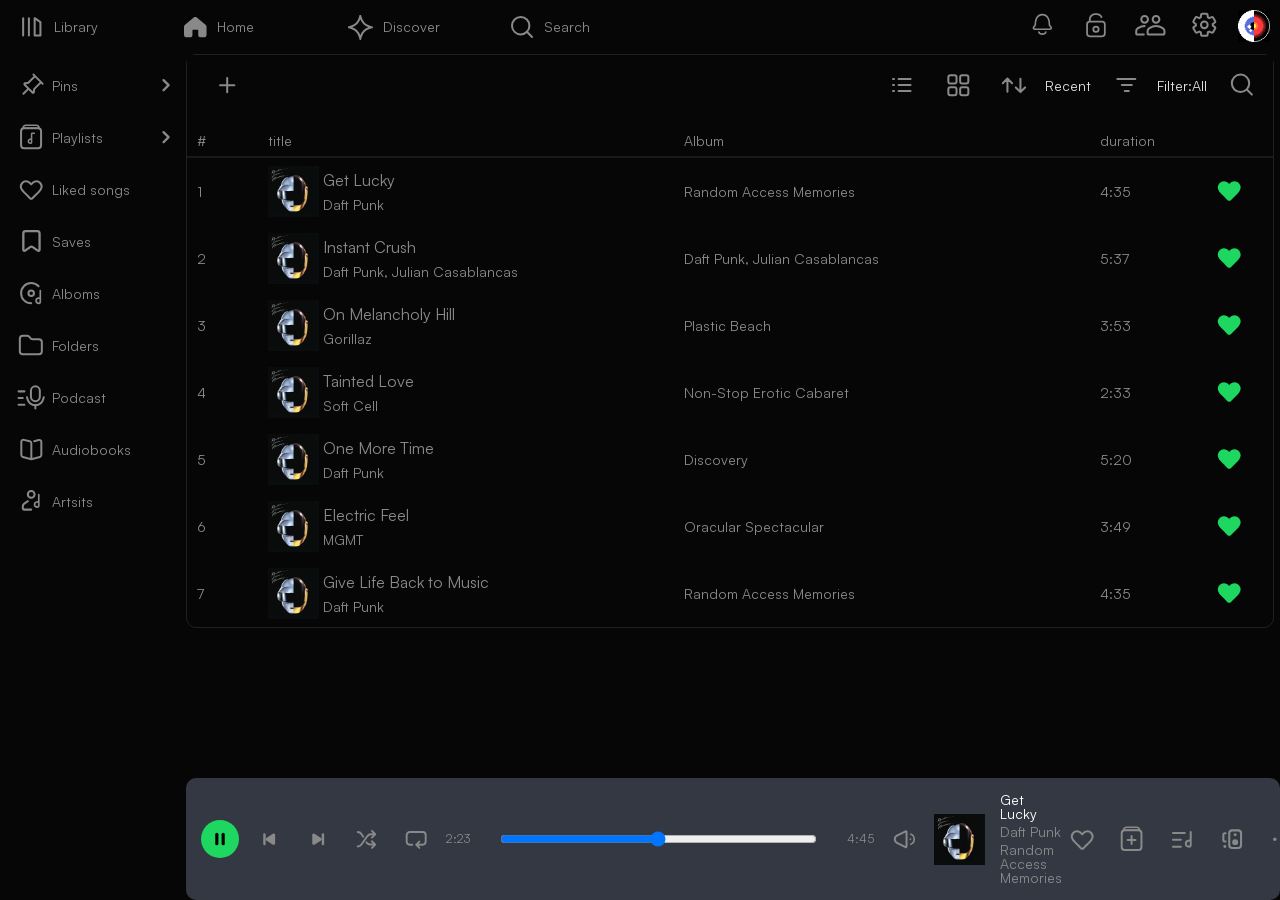
<file: Z-HTMLS/Library-HTML/Linked-songs.html>
<!DOCTYPE html>
<html lang="en">
    <head>
        <meta charset="UTF-8">
        <meta name="viewport" content="width=device-width, initial-scale=1.0">
        <title>Linked Songs</title>
        <link rel="stylesheet" href="../../css/style.css">
        <link rel="stylesheet" href="../../fonts/Satoshi_complete/Satoshi_complete/Fonts/WEB/css/satoshi.css">
    </head>

    <body>
        <!-- mobile and desktop header and menu -->
                        <header>
            <!-- desktop >1200px -->
            <section class="desktop-menu">
                <figure class="first-section-head">
                    <div class="header-div">
                        <a href="../../Z-HTMLS/Library-HTML/Library.html">
                            <img src="../../assets/images/library.svg" alt="#">
                            <p>Library</p>
                        </a>
                    </div>

                    <div class="header-div">
                        <a href="../../index.html">
                            <img src="../../assets/images/home button.svg" alt="#">
                            <p>Home</p>
                        </a>
                    </div>

                    <div class="header-div">
                        <a href="../../Z-HTMLS/Discover.html">
                            <img src="../../assets/images/Star.svg" alt="#">
                            <p>Discover</p>
                        </a>
                    </div>

                    <div class="header-div">
                        <a href="../../Z-HTMLS/search.html">
                            <img src="../../assets/images/search.svg" alt="#">
                            <p>Search</p>
                        </a>
                    </div>

                </figure>
                <figure class="second-section-head">
                    <a href="#"><img src="../../assets/images/News.svg" class="green-hover" alt="#"></a>
                    <a href="#"><img src="../../assets/images/private.svg" class="green-hover" alt="#"></a>

                    <!-- მარჯვენა საიდბარის ღილაკი -->
                    <label for="right-sidebar" class="right-sidebar-btn">
                        <input type="checkbox" id="right-sidebar" hidden>
                        <img src="../../assets/images/friends.svg" alt="#" class="checked-color">
                    </label>

                    <a href="#"><img src="../../assets/images/settings.svg" class="green-hover" alt="#"></a>
                    <a href="#"><img src="../../assets/images/profile image.png" class="profile-img" alt="#"></a>
                </figure>
            </section>
            <!-- mobile 390px -->
            <section class="mobile-menu">
                <div class="header-div">
                    <a href="../../index.html">
                        <img src="../../assets/images/home button.svg" alt="#">
                        <p>Home</p>
                    </a>
                </div>
                <div class="header-div">
                    <a href="../../Z-HTMLS/Discover.html">
                        <img src="../../assets/images/Star.svg" alt="#">
                        <p>Discover</p>
                    </a>
                </div>
                <div class="header-div">
                    <a href="../../Z-HTMLS/search.html">
                        <img src="../../assets/images/search.svg" alt="#">
                        <p>Search</p>
                    </a>
                </div>
                <div class="header-div">
                    <a href="../../Z-HTMLS/Library-HTML/Library.html">
                        <img src="../../assets/images/library.svg" alt="#">
                        <p>Library</p>
                    </a>
                </div>
                <div class="header-div">
                    <a href="#">
                        <img src="../../assets/images/profile.svg" alt="#">
                        <p>Me</p>
                    </a>
                </div>
            </section>
        </header>

        <main>
            <!-- sidebar sections -->
            <aside class="side-bar">
                <nav>
                    <ul>
                        <li>
                            <a href="#">
                                <img src="../.././assets/images/Pins.svg" alt="#">
                                <p>Pins</p>
                            </a>
                            <img class="arrow" src="../.././assets/images/sidebar.svg" alt="#">
                        </li>
                        <li>
                            <a href="../../Z-HTMLS/Playlist.html">
                                <img src="../.././assets/images/Playlist.svg" alt="#">
                                <p>Playlists</p>
                            </a>
                            <img class="arrow" src="../.././assets/images/sidebar.svg" alt="#">
                        </li>
                        <li>
                            <a href="../../Z-HTMLS/Library-HTML/Linked-songs.html">
                                <img src="../.././assets/images/liked songs.svg" alt="#">
                                <p>Liked songs</p>
                            </a>
                        </li>
                        <li>
                            <a href="#">
                                <img src="../.././assets/images/saves.svg" alt="#">
                                <p>Saves</p>
                            </a>
                        </li>
                        <li>
                            <a href="../../Z-HTMLS/Album.html">
                                <img src="../.././assets/images/Alboms.svg" alt="#">
                                <p>Alboms</p>
                            </a>
                        </li>
                        <li>
                            <a href="#">
                                <img src="../.././assets/images/Folders.svg" alt="#">
                                <p>Folders</p>
                            </a>
                        </li>
                        <li>
                            <a href="#">
                                <img src="../.././assets/images/podcast.svg" alt="#">
                                <p>Podcast</p>
                            </a>
                        </li>
                        <li>
                            <a href="#">
                                <img src="../.././assets/images/audiobook.svg" alt="#">
                                <p>Audiobooks</p>
                            </a>
                        </li>
                        <li>
                            <a href="../../Z-HTMLS/Artists-HTML/Artist-Home.html">
                                <img src="../.././assets/images/Artists.svg" alt="#">
                                <p>Artsits</p>
                            </a>
                        </li>
                    </ul>
                </nav>
            </aside>
            


            <!-- ****************************************** -->


            <section class="main-content">
                <section class="liked-songs-page-header">

                    <figure class="liked-songs-page-add-button-container">
                        <button>
                            <img src="../../assets/liked songs page images/add_button.svg" alt="#">
                        </button>
                    </figure>

                    <figure class="liked-songs-page-button-container">
                        <div>
                            <button><img src="../../assets/liked songs page images/list.svg" alt="#"></button>
                        </div>

                        <div>
                            <button><img src="../../assets/liked songs page images/grid.svg" alt="#"></button>
                        </div>

                        <div>
                            <button>
                                <img src="../../assets/liked songs page images/sort.svg" alt="#">
                            </button>
                            <p>Recent</p>
                        </div>

                        <div>
                            <button>
                                <img src="../../assets/liked songs page images/filter.svg" alt="#">
                            </button>
                            <p>Filter:All</p>

                        </div>

                        <div>
                            <button>
                             <img src="../../assets/liked songs page images/search.svg" alt="search">
                            </button>
                        </div>
                        
                    </figure>
                    
                </section>
              
                <section class="liked-song-grid-container">
                    <figure class="grid-container-item border">
                            <span>#</span>
                            <article><p>title</p></article>
                            <article><p>Album</p></article>
                            <div><p>duration</p></div>                      
                    </figure>
                   
                    <a href="../Library-HTML/Song.html">
                        <figure class="grid-container-item">
                            <span>1</span>
                            <article class="music-img-and-name">
                                <img src="../../assets/liked songs page images/music-img.png" alt="#">
                                <div>
                                    <h2>Get Lucky</h2>
                                    <p>Daft Punk</p>
                                </div>
                            </article>
                            <article>
                                <p>Random Access Memories</p>
                            </article>
                            <div>
                                <p>4:35</p>
                            </div>
                            <div><img src="../../assets/liked songs page images/like.svg" alt="#"></div>
                        </figure>
                    </a>
                    <a href="#">
                        <figure class="grid-container-item">
                            <span>2</span>
                            <article class="music-img-and-name">
                                <img src="../../assets/liked songs page images/music-img.png" alt="#">
                                <div>
                                    <h2>Instant Crush</h2>
                                    <p>Daft Punk, Julian Casablancas</p>
                                </div>
                            </article>
                            <article>
                                <p>Daft Punk, Julian Casablancas</p>
                            </article>
                            <div><p>5:37</p></div>
                            <div><img src="../../assets/liked songs page images/like.svg" alt="#"></div>
                        </figure>
                    </a>
                    <a href="#">
                        <figure class="grid-container-item">
                            <span>3</span>
                            <article class="music-img-and-name">
                                <img src="../../assets/liked songs page images/music-img.png" alt="#">
                                <div>
                                    <h2>On Melancholy Hill</h2>
                                    <p>Gorillaz</p>
                                </div>
                            </article>
                            <article><p>Plastic Beach</p></article>
                            <div><p>3:53</p></div>
                            <div><img src="../../assets/liked songs page images/like.svg" alt="#"></div>
                        </figure>
                    </a>
                    <a href="#">
                        <figure class="grid-container-item">
                            <span>4</span>
                            <article class="music-img-and-name">
                                <img src="../../assets/liked songs page images/music-img.png" alt="#">
                                <div>
                                    <h2>Tainted Love</h2>
                                    <p>Soft Cell</p>
                                </div>
                            </article>
                            <article><p>Non-Stop Erotic Cabaret</p></article>
                            <div><p>2:33</p></div>
                            <div><img src="../../assets/liked songs page images/like.svg" alt="#"></div>
                        </figure>
                    </a>
                    <a href="#">
                        <figure class="grid-container-item">
                            <span>5</span>
                            <article class="music-img-and-name">
                                <img src="../../assets/liked songs page images/music-img.png" alt="#">
                                <div>
                                    <h2>One More Time</h2>
                                    <p>Daft Punk</p>
                                </div>
                            </article>
                            <article><p>Discovery</p></article>
                            <div><p>5:20</p></div>
                            <div><img src="../../assets/liked songs page images/like.svg" alt="#"></div>
                        </figure>
                    </a>
                    <a href="#">
                        <figure class="grid-container-item">
                            <span>6</span>
                            <article class="music-img-and-name">
                                <img src="../../assets/liked songs page images/music-img.png" alt="#">
                                <div>
                                    <h2>Electric Feel</h2>
                                    <p>MGMT</p>
                                </div>
                            </article>
                            <article><p>Oracular Spectacular</p></article>
                            <div><p>3:49</p></div>
                            <div><img src="../../assets/liked songs page images/like.svg" alt="#"></div>
                        </figure>
                    </a>
                    <a href="#">
                        <figure class="grid-container-item">
                            <span>7</span>
                            <article class="music-img-and-name">
                                <img src="../../assets/liked songs page images/music-img.png" alt="#">
                                <div>
                                    <h2>Give Life Back to Music</h2>
                                    <p>Daft Punk</p>
                                </div>
                            </article>
                            <article><p>Random Access Memories</p></article>
                            <div><p>4:35</p></div>
                            <div><img src="../../assets/liked songs page images/like.svg" alt="#"></div>
                        </figure>
                    </a>



                </section>
            </section>



            <!-- ****************************************** -->




            <!-- ********* rightb side bar ********** -->

            <section class="right-sidebar-section">
                <aside class="rightSidebar">
                    <div class="right-bar-head">
                        <p>Friends Activity</p>
                        <img src="../../assets/images/addFriends.png" class="addFriends-img">
                    </div>


                    <div class="right-main-divs">
                        <img src="../.././assets/images/friend1.png" class="friends-img">
                        <div>
                            <p>FriendlyMusicListener</p>
                            <div class="friends-list1">
                                <img src="../../assets/images/iconsConection.png">
                                <p>Goosebumps</p>
                                <div></div>
                                <p>Travis Scott</p>
                            </div>
                        </div>
                    </div>

                    <div class="right-main-divs">
                        <img src="../.././assets/images/friend2.png" class="friends-img">
                        <div>
                            <p>AverageMusicEnjoyer</p>
                            <div class="friends-list1">
                                <img src="../../assets/images/iconsConection.png">
                                <p>Get Lucky</p>
                                <div></div>
                                <p>Daft Punk</p>
                            </div>
                        </div>
                    </div>

                    <div class="right-main-divs">
                        <img src="../.././assets/images/friend3.png" class="friends-img">
                        <div>
                            <p>MusicEnthusiast</p>
                            <div class="friends-list2">
                                <p>1h</p>
                                <p>would he</p>
                                <div></div>
                                <p>joji</p>
                            </div>
                        </div>
                    </div>

                    <div class="right-main-divs">
                        <img src="../.././assets/images/friend4.png" class="friends-img">
                        <div>
                            <p>IListenToMusic56</p>
                            <div class="friends-list2">
                                <p>6h</p>
                                <p>Rockstar</p>
                                <div></div>
                                <p>Post Malone</p>
                            </div>
                        </div>
                    </div>
                </aside>
            </section>
        </main>

        <footer>
            <section class="player">
                <nav class="mobile-player">
                    <ul class="items-wrapper">
                        <li class="song-player">
                            <img class="mobile-player-photo" src="../.././assets/player images/music-img.png" alt="">
                            <article class="player-text-container">
                                <p class="song-title">Get Lucky (feat. Pharrell Williams and Nile Rodgers)</p>
                                <p>Daft Punk</p>
                            </article>
                        </li>
                        <li class="buttons-container">
                            <button><img src="../.././assets/player images/add to playlits.svg" alt="#"></button>
                            <button><img src="../.././assets/player images/play simple.svg" alt="#"></button>
                        </li>
                    </ul>
                </nav>
                <nav class="desktop-player">
                    <ul class="list-item-containers">
                        <li><button class="pause-button"><img src="../.././assets/desktop-player imagaes/desktop player -pouse button.svg" alt="#"></button></li>
                        <li><button><img src="../.././assets/desktop-player imagaes/player left.svg" alt="#"></button></li>
                        <li><button><img src="../.././assets/desktop-player imagaes/player right.svg" alt="#"></button></li>
                        <li><button><img src="../.././assets/desktop-player imagaes/shuffle.svg" alt="#"></button></li>
                        <li><button><img src="../.././assets/desktop-player imagaes/loop.svg" alt="#"></button></li>
                        <li>
                            <article class="player-time">
                                <span>2:23</span>
                                <input type="range" min="0" max="100" value="50" class="progress">
                                <span>4:45</span>
                            </article>
                        </li>
                        <li><button><img src="../.././assets/desktop-player imagaes/volume.svg" alt="#"></button></li>
                        <li>
                            <figure>
                                <img class="desktop-playe-image" src="../.././assets/player images/music-img.png" alt="#">
                                <figcaption>
                                    <h1>Get Lucky</h1>
                                    <p>Daft Punk</p>
                                    <p>Random Access Memories</p>
                                </figcaption>
                            </figure>
                        </li>
                    </ul>

                    <ul class="list-item-containers">
                        <li><button><img src="../.././assets/desktop-player imagaes/pc-like.svg" alt="#"></button></li>
                        <li><button><img src="../.././assets/desktop-player imagaes/pc-playlist.svg" alt="#"></button></li>
                        <li><button><img src="../.././assets/desktop-player imagaes/pc-lyrics.svg" alt="#"></button></li>
                        <li><button><img src="../.././assets/desktop-player imagaes/pc-device.svg" alt="#"></button></li>
                        <li><button><img src="../.././assets/desktop-player imagaes/pc-playing-more.svg" alt="#"></button></li>
                        <li><button class="line"><img src="../.././assets/desktop-player imagaes/line.svg" alt="#"></button></li>
                        <li><button class="profile-img"><img src="../.././assets/desktop-player imagaes/DJ.svg" alt="#"></button></li>
                        <li><button><img src="../.././assets/desktop-player imagaes/pc-queue.svg" alt="#"></button></li>
                    </ul>
                </nav>
            </section>
        </footer>
    </body>
</html>
</file>
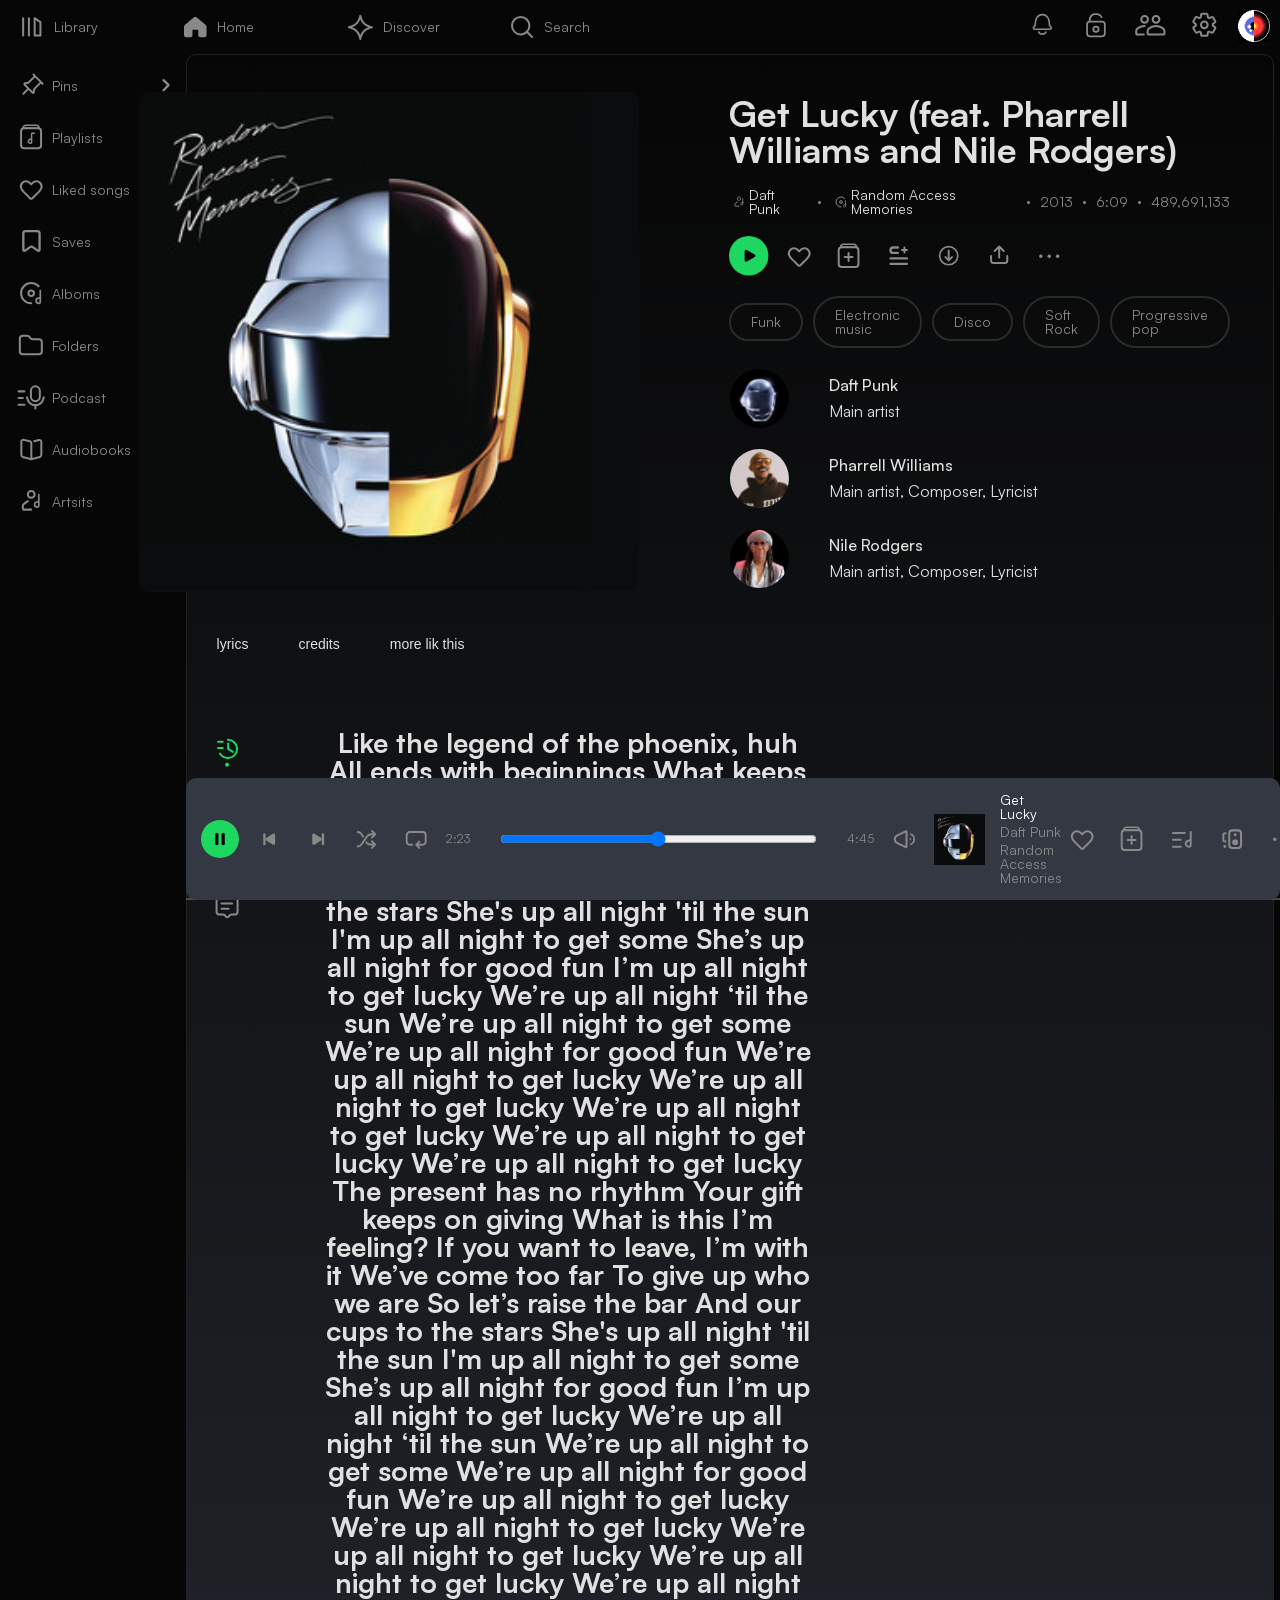
<file: Z-HTMLS/Library-HTML/Song.html>
<!DOCTYPE html>
<html lang="en">
    <head>
        <meta charset="UTF-8">
        <meta name="viewport" content="width=device-width, initial-scale=1.0">
        <title>Library Songs</title>
        <link rel="stylesheet" href="../../css/style.css">
        <link rel="stylesheet" href="../../fonts/Satoshi_complete/Satoshi_complete/Fonts/WEB/css/satoshi.css">
    </head>

    <body>
        <!-- mobile and desktop header and menu -->
                        <header>
            <!-- desktop >1200px -->
            <section class="desktop-menu">
                <figure class="first-section-head">
                    <div class="header-div">
                        <a href="../../Z-HTMLS/Library-HTML/Library.html">
                            <img src="../../assets/images/library.svg" alt="#">
                            <p>Library</p>
                        </a>
                    </div>

                    <div class="header-div">
                        <a href="../../index.html">
                            <img src="../../assets/images/home button.svg" alt="#">
                            <p>Home</p>
                        </a>
                    </div>

                    <div class="header-div">
                        <a href="../../Z-HTMLS/Discover.html">
                            <img src="../../assets/images/Star.svg" alt="#">
                            <p>Discover</p>
                        </a>
                    </div>

                    <div class="header-div">
                        <a href="../../Z-HTMLS/search.html">
                            <img src="../../assets/images/search.svg" alt="#">
                            <p>Search</p>
                        </a>
                    </div>

                </figure>
                <figure class="second-section-head">
                    <a href="#"><img src="../../assets/images/News.svg" class="green-hover" alt="#"></a>
                    <a href="#"><img src="../../assets/images/private.svg" class="green-hover" alt="#"></a>

                    <!-- მარჯვენა საიდბარის ღილაკი -->
                    <label for="right-sidebar" class="right-sidebar-btn">
                        <input type="checkbox" id="right-sidebar" hidden>
                        <img src="../../assets/images/friends.svg" alt="#" class="checked-color">
                    </label>

                    <a href="#"><img src="../../assets/images/settings.svg" class="green-hover" alt="#"></a>
                    <a href="#"><img src="../../assets/images/profile image.png" class="profile-img" alt="#"></a>
                </figure>
            </section>
            <!-- mobile 390px -->
            <section class="mobile-menu">
                <div class="header-div">
                    <a href="../../index.html">
                        <img src="../../assets/images/home button.svg" alt="#">
                        <p>Home</p>
                    </a>
                </div>
                <div class="header-div">
                    <a href="../../Z-HTMLS/Discover.html">
                        <img src="../../assets/images/Star.svg" alt="#">
                        <p>Discover</p>
                    </a>
                </div>
                <div class="header-div">
                    <a href="../../Z-HTMLS/search.html">
                        <img src="../../assets/images/search.svg" alt="#">
                        <p>Search</p>
                    </a>
                </div>
                <div class="header-div">
                    <a href="../../Z-HTMLS/Library-HTML/Library.html">
                        <img src="../../assets/images/library.svg" alt="#">
                        <p>Library</p>
                    </a>
                </div>
                <div class="header-div">
                    <a href="#">
                        <img src="../../assets/images/profile.svg" alt="#">
                        <p>Me</p>
                    </a>
                </div>
            </section>
        </header>

        <main>
            <!-- sidebar sections -->
            <aside class="side-bar">
                <nav>
                    <ul>
                        <li>
                            <a href="#">
                                <img src="../.././assets/images/Pins.svg" alt="#">
                                <p>Pins</p>
                            </a>
                            <img class="arrow" src="../.././assets/images/sidebar.svg" alt="#">
                        </li>
                        <li>
                            <a href="../../Z-HTMLS/Playlist.html">
                                <img src="../.././assets/images/Playlist.svg" alt="#">
                                <p>Playlists</p>
                            </a>
                            <img class="arrow" src="../.././assets/images/sidebar.svg" alt="#">
                        </li>
                        <li>
                            <a href="../../Z-HTMLS/Library-HTML/Linked-songs.html">
                                <img src="../.././assets/images/liked songs.svg" alt="#">
                                <p>Liked songs</p>
                            </a>
                        </li>
                        <li>
                            <a href="#">
                                <img src="../.././assets/images/saves.svg" alt="#">
                                <p>Saves</p>
                            </a>
                        </li>
                        <li>
                            <a href="../../Z-HTMLS/Album.html">
                                <img src="../.././assets/images/Alboms.svg" alt="#">
                                <p>Alboms</p>
                            </a>
                        </li>
                        <li>
                            <a href="#">
                                <img src="../.././assets/images/Folders.svg" alt="#">
                                <p>Folders</p>
                            </a>
                        </li>
                        <li>
                            <a href="../Podcasts/Podcast.html">
                                <img src="../.././assets/images/podcast.svg" alt="#">
                                <p>Podcast</p>
                            </a>
                        </li>
                        <li>
                            <a href="#">
                                <img src="../.././assets/images/audiobook.svg" alt="#">
                                <p>Audiobooks</p>
                            </a>
                        </li>
                        <li>
                            <a href="../../Z-HTMLS/Artists-HTML/Artist-Home.html">
                                <img src="../.././assets/images/Artists.svg" alt="#">
                                <p>Artsits</p>
                            </a>
                        </li>
                    </ul>
                </nav>
            </aside>
            


            <!-- ****************************************** -->


            <section class="main-content-for-songs">

                <section class="song-information">
                    <figure>
                        <img src="../../assets/song page images/music-img.png" alt="">
                    </figure>
                    <article>
                        <h1>Get Lucky (feat. Pharrell Williams and Nile Rodgers)</h1>
                        <div class="information">
                            
                            <a href="../Artists-HTML/Artist-Home.html">
                                <img src="../../assets/song page images/artist.svg" alt="#">
                                <p>Daft Punk</p>
                            </a>
                            <div></div>
                            <a href="../../assets/song page images/album.svg">
                                <img src="../../assets/song page images/album.svg" alt="#">
                                <p>Random Access Memories</p>
                            </a>
                            <div></div>
                            <span>2013</span>
                            <div></div>
                            <span>6:09</span>
                            <div></div>
                            <span>489,691,133</span>
                         

                        </div>
                        <div>
                            <button><img class="pause-song-page" src="../../assets/song page images/pause.svg" alt="#"></button>
                            <button><img src="../../assets/song page images/pc-like.svg" alt="#"></button>
                            <button><img src="../../assets/song page images/pc-playlist.svg" alt="#"></button>
                            <button><img src="../../assets/song page images/add to queue.svg" alt="#"></button>
                            <button><img src="../../assets/song page images/download.svg" alt="#"></button>
                            <button><img src="../../assets/song page images/share.svg" alt=""></button>
                            <button><img src="../../assets/song page images/pc-playing-more.svg" alt="#"></button>

                        </div>
                        <div class="ganres">
                            <p>Funk</p>
                            <p>Electronic music</p>
                            <p>Disco</p>
                            <p>Soft Rock</p>
                            <p>Progressive pop</p>
                        </div>

                        <div class="authors">
                            <section class="authors-section">
                                <img class="authors-img"  src="../../assets/song page images/Frame 145.svg" alt="#">
                                
                                <div class="txt-container">
                                    <h2>Daft Punk</h2>
                                    <p>Main artist</p>
                                </div>
                            </section>
                          

                            <section class="authors-section">
                                <img class="authors-img" src="../../assets/song page images/Frame 145 (1).svg" alt="#">
                                
                                <div class="txt-container">
                                    <h2>Pharrell Williams</h2>
                                    <p>Main artist, Composer, Lyricist</p>
                                </div>
                           
                            </section>

                            <section class="authors-section">
                                <img  src="../../assets/song page images/Frame 145 (2).svg" alt="#">
                                
                                <div class="txt-container">
                                    <h2>Nile Rodgers</h2>
                                    <p>Main artist, Composer, Lyricist</p>
                                </div>
                            </section>
                        </div>
                    </article>

                </section>
                <section class="buttons">
                    <button><p>lyrics</p></button>
                    <button><p>credits</p></button>
                    <button><p>more lik this</p></button>
                </section>
                <section class="lyrics">
                    <figure>
                        <img src="../../assets/song page images/synced lyrics.svg" alt="lyrics">
                        <img src="../../assets/song page images/translate.svg" alt="translate">
                        <img src="../../assets/song page images/annotation.svg" alt="annotation ">
                        <img src="../../assets/song page images/notes.svg" alt="notes">
                    </figure>
                    <article>
                        <p> 
                            Like the legend of the phoenix, huh
                            All ends with beginnings
                            What keeps the planet spinning, ah
                            The force from the beginning, hm, look
                            We've come too far
                            To give up who we are
                            So let's raise the bar
                            And our cups to the stars
                            She's up all night 'til the sun
                            I'm up all night to get some
                            She’s up all night for good fun
                            I’m up all night to get lucky
                            We’re up all night ‘til the sun
                            We’re up all night to get some
                            We’re up all night for good fun
                            We’re up all night to get lucky
                            We’re up all night to get lucky
                            We’re up all night to get lucky
                            We’re up all night to get lucky
                            We’re up all night to get lucky
                            The present has no rhythm
                            Your gift keeps on giving
                            What is this I’m feeling?
                            If you want to leave, I’m with it
                            We’ve come too far
                            To give up who we are
                            So let’s raise the bar
                            And our cups to the stars
                            She's up all night 'til the sun
                            I'm up all night to get some
                            She’s up all night for good fun
                            I’m up all night to get lucky
                            We’re up all night ‘til the sun
                            We’re up all night to get some
                            We’re up all night for good fun
                            We’re up all night to get lucky
                            We’re up all night to get lucky
                            We’re up all night to get lucky
                            We’re up all night to get lucky
                            We’re up all night to get lucky
                        </p>
                    </article>
                </section>
            </section>



            <!-- ****************************************** -->




            <!-- ********* rightb side bar ********** -->

            <section class="right-sidebar-section">
                <aside class="rightSidebar">
                    <div class="right-bar-head">
                        <p>Friends Activity</p>
                        <img src="../../assets/images/addFriends.png" class="addFriends-img">
                    </div>


                    <div class="right-main-divs">
                        <img src="../.././assets/images/friend1.png" class="friends-img">
                        <div>
                            <p>FriendlyMusicListener</p>
                            <div class="friends-list1">
                                <img src="../../assets/images/iconsConection.png">
                                <p>Goosebumps</p>
                                <div></div>
                                <p>Travis Scott</p>
                            </div>
                        </div>
                    </div>

                    <div class="right-main-divs">
                        <img src="../.././assets/images/friend2.png" class="friends-img">
                        <div>
                            <p>AverageMusicEnjoyer</p>
                            <div class="friends-list1">
                                <img src="../../assets/images/iconsConection.png">
                                <p>Get Lucky</p>
                                <div></div>
                                <p>Daft Punk</p>
                            </div>
                        </div>
                    </div>

                    <div class="right-main-divs">
                        <img src="../.././assets/images/friend3.png" class="friends-img">
                        <div>
                            <p>MusicEnthusiast</p>
                            <div class="friends-list2">
                                <p>1h</p>
                                <p>would he</p>
                                <div></div>
                                <p>joji</p>
                            </div>
                        </div>
                    </div>

                    <div class="right-main-divs">
                        <img src="../.././assets/images/friend4.png" class="friends-img">
                        <div>
                            <p>IListenToMusic56</p>
                            <div class="friends-list2">
                                <p>6h</p>
                                <p>Rockstar</p>
                                <div></div>
                                <p>Post Malone</p>
                            </div>
                        </div>
                    </div>
                </aside>
            </section>
        </main>

        <footer>
            <section class="player">
                <nav class="mobile-player">
                    <ul class="items-wrapper">
                        <li class="song-player">
                            <img class="mobile-player-photo" src="../.././assets/player images/music-img.png" alt="">
                            <article class="player-text-container">
                                <p class="song-title">Get Lucky (feat. Pharrell Williams and Nile Rodgers)</p>
                                <p>Daft Punk</p>
                            </article>
                        </li>
                        <li class="buttons-container">
                            <button><img src="../.././assets/player images/add to playlits.svg" alt="#"></button>
                            <button><img src="../.././assets/player images/play simple.svg" alt="#"></button>
                        </li>
                    </ul>
                </nav>
                <nav class="desktop-player">
                    <ul class="list-item-containers">
                        <li><button class="pause-button"><img src="../.././assets/desktop-player imagaes/desktop player -pouse button.svg" alt="#"></button></li>
                        <li><button><img src="../.././assets/desktop-player imagaes/player left.svg" alt="#"></button></li>
                        <li><button><img src="../.././assets/desktop-player imagaes/player right.svg" alt="#"></button></li>
                        <li><button><img src="../.././assets/desktop-player imagaes/shuffle.svg" alt="#"></button></li>
                        <li><button><img src="../.././assets/desktop-player imagaes/loop.svg" alt="#"></button></li>
                        <li>
                            <article class="player-time">
                                <span>2:23</span>
                                <input type="range" min="0" max="100" value="50" class="progress">
                                <span>4:45</span>
                            </article>
                        </li>
                        <li><button><img src="../.././assets/desktop-player imagaes/volume.svg" alt="#"></button></li>
                        <li>
                            <figure>
                                <img class="desktop-playe-image" src="../.././assets/player images/music-img.png" alt="#">
                                <figcaption>
                                    <h1>Get Lucky</h1>
                                    <p>Daft Punk</p>
                                    <p>Random Access Memories</p>
                                </figcaption>
                            </figure>
                        </li>
                    </ul>

                    <ul class="list-item-containers">
                        <li><button><img src="../.././assets/desktop-player imagaes/pc-like.svg" alt="#"></button></li>
                        <li><button><img src="../.././assets/desktop-player imagaes/pc-playlist.svg" alt="#"></button></li>
                        <li><button><img src="../.././assets/desktop-player imagaes/pc-lyrics.svg" alt="#"></button></li>
                        <li><button><img src="../.././assets/desktop-player imagaes/pc-device.svg" alt="#"></button></li>
                        <li><button><img src="../.././assets/desktop-player imagaes/pc-playing-more.svg" alt="#"></button></li>
                        <li><button class="line"><img src="../.././assets/desktop-player imagaes/line.svg" alt="#"></button></li>
                        <li><button class="profile-img"><img src="../.././assets/desktop-player imagaes/DJ.svg" alt="#"></button></li>
                        <li><button><img src="../.././assets/desktop-player imagaes/pc-queue.svg" alt="#"></button></li>
                    </ul>
                </nav>
            </section>
        </footer>
    </body>
</html>
</file>
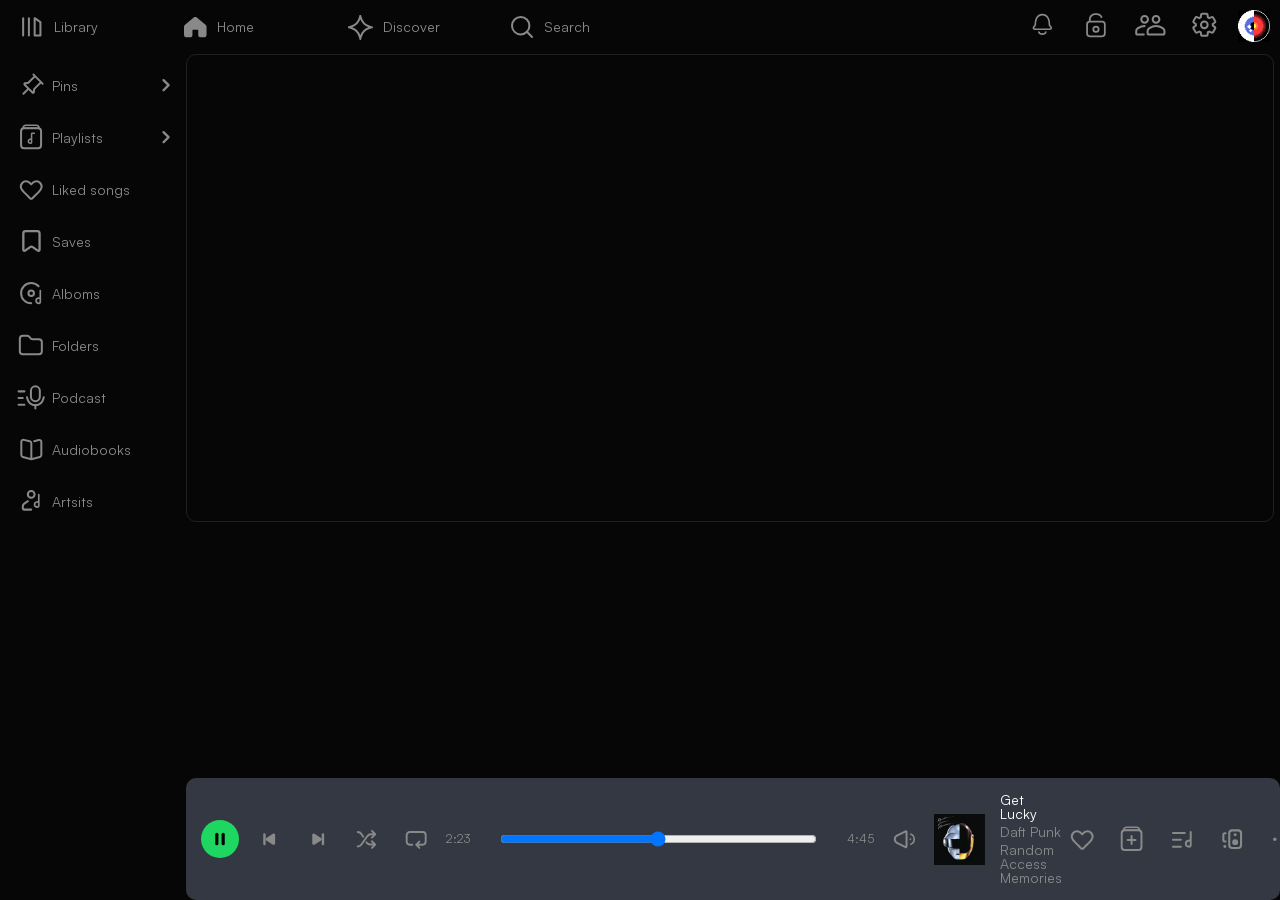
<file: Z-HTMLS/Podcasts/Podcast.html>
<!DOCTYPE html>
<html lang="en">
    <head>
        <meta charset="UTF-8">
        <meta name="viewport" content="width=device-width, initial-scale=1.0">
        <title>Podcast</title>
        <link rel="stylesheet" href="../../css/style.css">
        <link rel="stylesheet" href="../../fonts/Satoshi_complete/Satoshi_complete/Fonts/WEB/css/satoshi.css">
    </head>

    <body>
        <!-- mobile and desktop header and menu -->
                        <header>
            <!-- desktop >1200px -->
            <section class="desktop-menu">
                <figure class="first-section-head">
                    <div class="header-div">
                        <a href="../../Z-HTMLS/Library-HTML/Library.html">
                            <img src="../../assets/images/library.svg" alt="#">
                            <p>Library</p>
                        </a>
                    </div>

                    <div class="header-div">
                        <a href="../../index.html">
                            <img src="../../assets/images/home button.svg" alt="#">
                            <p>Home</p>
                        </a>
                    </div>

                    <div class="header-div">
                        <a href="../../Z-HTMLS/Discover.html">
                            <img src="../../assets/images/Star.svg" alt="#">
                            <p>Discover</p>
                        </a>
                    </div>

                    <div class="header-div">
                        <a href="../../Z-HTMLS/search.html">
                            <img src="../../assets/images/search.svg" alt="#">
                            <p>Search</p>
                        </a>
                    </div>

                </figure>
                <figure class="second-section-head">
                    <a href="#"><img src="../../assets/images/News.svg" class="green-hover" alt="#"></a>
                    <a href="#"><img src="../../assets/images/private.svg" class="green-hover" alt="#"></a>

                    <!-- მარჯვენა საიდბარის ღილაკი -->
                    <label for="right-sidebar" class="right-sidebar-btn">
                        <input type="checkbox" id="right-sidebar" hidden>
                        <img src="../../assets/images/friends.svg" alt="#" class="checked-color">
                    </label>

                    <a href="#"><img src="../../assets/images/settings.svg" class="green-hover" alt="#"></a>
                    <a href="#"><img src="../../assets/images/profile image.png" class="profile-img" alt="#"></a>
                </figure>
            </section>
            <!-- mobile 390px -->
            <section class="mobile-menu">
                <div class="header-div">
                    <a href="../../index.html">
                        <img src="../../assets/images/home button.svg" alt="#">
                        <p>Home</p>
                    </a>
                </div>
                <div class="header-div">
                    <a href="../../Z-HTMLS/Discover.html">
                        <img src="../../assets/images/Star.svg" alt="#">
                        <p>Discover</p>
                    </a>
                </div>
                <div class="header-div">
                    <a href="../../Z-HTMLS/search.html">
                        <img src="../../assets/images/search.svg" alt="#">
                        <p>Search</p>
                    </a>
                </div>
                <div class="header-div">
                    <a href="../../Z-HTMLS/Library-HTML/Library.html">
                        <img src="../../assets/images/library.svg" alt="#">
                        <p>Library</p>
                    </a>
                </div>
                <div class="header-div">
                    <a href="#">
                        <img src="../../assets/images/profile.svg" alt="#">
                        <p>Me</p>
                    </a>
                </div>
            </section>
        </header>

        <main>
            <!-- sidebar sections -->
            <aside class="side-bar">
                <nav>
                    <ul>
                        <li>
                            <a href="#">
                                <img src="../.././assets/images/Pins.svg" alt="#">
                                <p>Pins</p>
                            </a>
                            <img class="arrow" src="../.././assets/images/sidebar.svg" alt="#">
                        </li>
                        <li>
                            <a href="../../Z-HTMLS/Playlist.html">
                                <img src="../.././assets/images/Playlist.svg" alt="#">
                                <p>Playlists</p>
                            </a>
                            <img class="arrow" src="../.././assets/images/sidebar.svg" alt="#">
                        </li>
                        <li>
                            <a href="../../Z-HTMLS/Library-HTML/Linked-songs.html">
                                <img src="../.././assets/images/liked songs.svg" alt="#">
                                <p>Liked songs</p>
                            </a>
                        </li>
                        <li>
                            <a href="#">
                                <img src="../.././assets/images/saves.svg" alt="#">
                                <p>Saves</p>
                            </a>
                        </li>
                        <li>
                            <a href="../../Z-HTMLS/Album.html">
                                <img src="../.././assets/images/Alboms.svg" alt="#">
                                <p>Alboms</p>
                            </a>
                        </li>
                        <li>
                            <a href="#">
                                <img src="../.././assets/images/Folders.svg" alt="#">
                                <p>Folders</p>
                            </a>
                        </li>
                        <li>
                            <a href="#">
                                <img src="../.././assets/images/podcast.svg" alt="#">
                                <p>Podcast</p>
                            </a>
                        </li>
                        <li>
                            <a href="#">
                                <img src="../.././assets/images/audiobook.svg" alt="#">
                                <p>Audiobooks</p>
                            </a>
                        </li>
                        <li>
                            <a href="../../Z-HTMLS/Artists-HTML/Artist-Home.html">
                                <img src="../.././assets/images/Artists.svg" alt="#">
                                <p>Artsits</p>
                            </a>
                        </li>
                    </ul>
                </nav>
            </aside>
            


            <!-- ****************************************** -->


            <section class="main-content">
                <section>

                </section>
            </section>



            <!-- ****************************************** -->




            <!-- ********* rightb side bar ********** -->

            <section class="right-sidebar-section">
                <aside class="rightSidebar">
                    <div class="right-bar-head">
                        <p>Friends Activity</p>
                        <img src="../../assets/images/addFriends.png" class="addFriends-img">
                    </div>


                    <div class="right-main-divs">
                        <img src="../.././assets/images/friend1.png" class="friends-img">
                        <div>
                            <p>FriendlyMusicListener</p>
                            <div class="friends-list1">
                                <img src="../../assets/images/iconsConection.png">
                                <p>Goosebumps</p>
                                <div></div>
                                <p>Travis Scott</p>
                            </div>
                        </div>
                    </div>

                    <div class="right-main-divs">
                        <img src="../.././assets/images/friend2.png" class="friends-img">
                        <div>
                            <p>AverageMusicEnjoyer</p>
                            <div class="friends-list1">
                                <img src="../../assets/images/iconsConection.png">
                                <p>Get Lucky</p>
                                <div></div>
                                <p>Daft Punk</p>
                            </div>
                        </div>
                    </div>

                    <div class="right-main-divs">
                        <img src="../.././assets/images/friend3.png" class="friends-img">
                        <div>
                            <p>MusicEnthusiast</p>
                            <div class="friends-list2">
                                <p>1h</p>
                                <p>would he</p>
                                <div></div>
                                <p>joji</p>
                            </div>
                        </div>
                    </div>

                    <div class="right-main-divs">
                        <img src="../.././assets/images/friend4.png" class="friends-img">
                        <div>
                            <p>IListenToMusic56</p>
                            <div class="friends-list2">
                                <p>6h</p>
                                <p>Rockstar</p>
                                <div></div>
                                <p>Post Malone</p>
                            </div>
                        </div>
                    </div>
                </aside>
            </section>
        </main>

        <footer>
            <section class="player">
                <nav class="mobile-player">
                    <ul class="items-wrapper">
                        <li class="song-player">
                            <img class="mobile-player-photo" src="../.././assets/player images/music-img.png" alt="">
                            <article class="player-text-container">
                                <p class="song-title">Get Lucky (feat. Pharrell Williams and Nile Rodgers)</p>
                                <p>Daft Punk</p>
                            </article>
                        </li>
                        <li class="buttons-container">
                            <button><img src="../.././assets/player images/add to playlits.svg" alt="#"></button>
                            <button><img src="../.././assets/player images/play simple.svg" alt="#"></button>
                        </li>
                    </ul>
                </nav>
                <nav class="desktop-player">
                    <ul class="list-item-containers">
                        <li><button class="pause-button"><img src="../.././assets/desktop-player imagaes/desktop player -pouse button.svg" alt="#"></button></li>
                        <li><button><img src="../.././assets/desktop-player imagaes/player left.svg" alt="#"></button></li>
                        <li><button><img src="../.././assets/desktop-player imagaes/player right.svg" alt="#"></button></li>
                        <li><button><img src="../.././assets/desktop-player imagaes/shuffle.svg" alt="#"></button></li>
                        <li><button><img src="../.././assets/desktop-player imagaes/loop.svg" alt="#"></button></li>
                        <li>
                            <article class="player-time">
                                <span>2:23</span>
                                <input type="range" min="0" max="100" value="50" class="progress">
                                <span>4:45</span>
                            </article>
                        </li>
                        <li><button><img src="../.././assets/desktop-player imagaes/volume.svg" alt="#"></button></li>
                        <li>
                            <figure>
                                <img class="desktop-playe-image" src="../.././assets/player images/music-img.png" alt="#">
                                <figcaption>
                                    <h1>Get Lucky</h1>
                                    <p>Daft Punk</p>
                                    <p>Random Access Memories</p>
                                </figcaption>
                            </figure>
                        </li>
                    </ul>

                    <ul class="list-item-containers">
                        <li><button><img src="../.././assets/desktop-player imagaes/pc-like.svg" alt="#"></button></li>
                        <li><button><img src="../.././assets/desktop-player imagaes/pc-playlist.svg" alt="#"></button></li>
                        <li><button><img src="../.././assets/desktop-player imagaes/pc-lyrics.svg" alt="#"></button></li>
                        <li><button><img src="../.././assets/desktop-player imagaes/pc-device.svg" alt="#"></button></li>
                        <li><button><img src="../.././assets/desktop-player imagaes/pc-playing-more.svg" alt="#"></button></li>
                        <li><button class="line"><img src="../.././assets/desktop-player imagaes/line.svg" alt="#"></button></li>
                        <li><button class="profile-img"><img src="../.././assets/desktop-player imagaes/DJ.svg" alt="#"></button></li>
                        <li><button><img src="../.././assets/desktop-player imagaes/pc-queue.svg" alt="#"></button></li>
                    </ul>
                </nav>
            </section>
        </footer>
    </body>
</html>
</file>
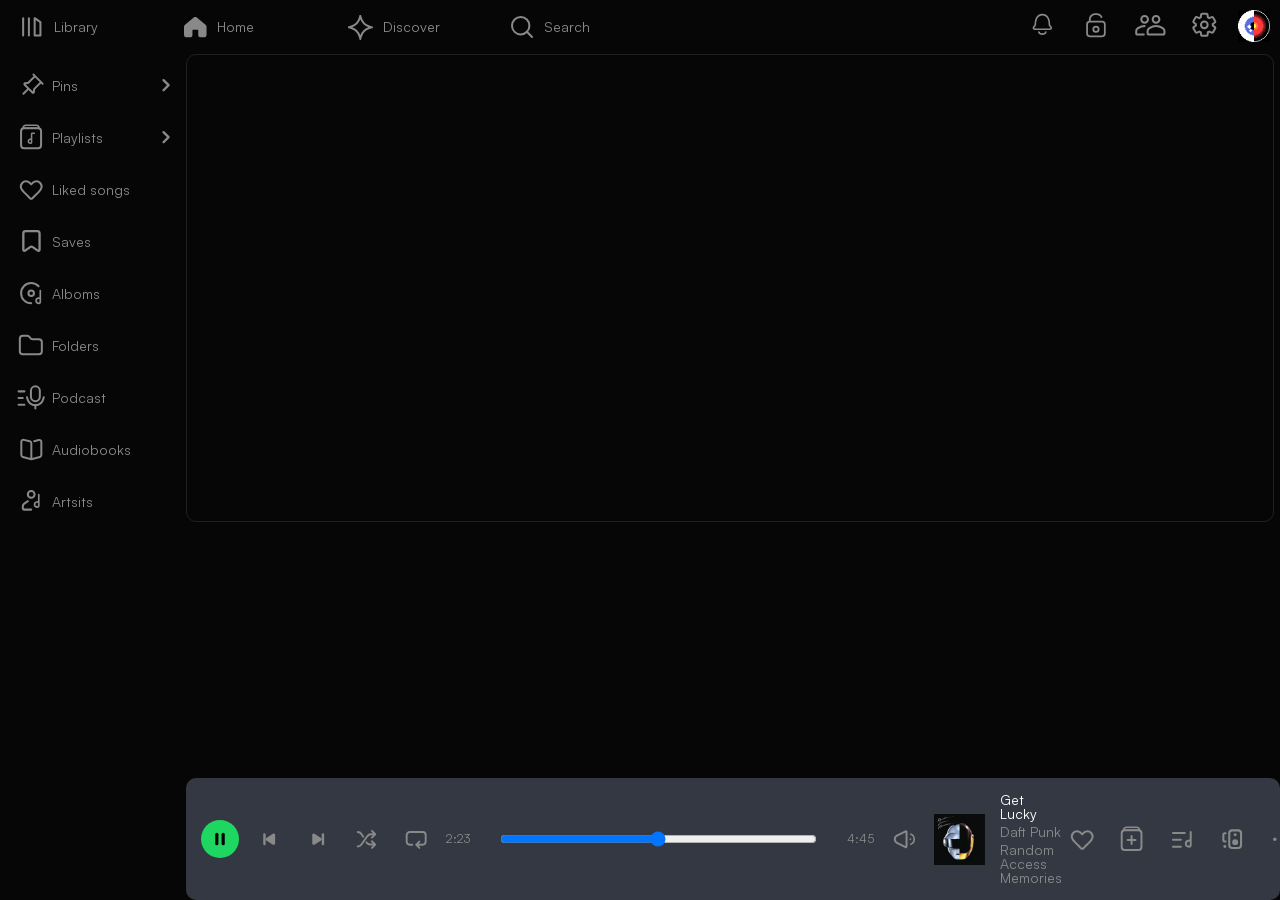
<file: Z-HTMLS/Podcasts/Podcasts-Episode.html>
<!DOCTYPE html>
<html lang="en">
    <head>
        <meta charset="UTF-8">
        <meta name="viewport" content="width=device-width, initial-scale=1.0">
        <title>Podcast Episode</title>
        <link rel="stylesheet" href="../../css/style.css">
        <link rel="stylesheet" href="../../fonts/Satoshi_complete/Satoshi_complete/Fonts/WEB/css/satoshi.css">
    </head>

    <body>
        <!-- mobile and desktop header and menu -->
                        <header>
            <!-- desktop >1200px -->
            <section class="desktop-menu">
                <figure class="first-section-head">
                    <div class="header-div">
                        <a href="../../Z-HTMLS/Library-HTML/Library.html">
                            <img src="../../assets/images/library.svg" alt="#">
                            <p>Library</p>
                        </a>
                    </div>

                    <div class="header-div">
                        <a href="../../index.html">
                            <img src="../../assets/images/home button.svg" alt="#">
                            <p>Home</p>
                        </a>
                    </div>

                    <div class="header-div">
                        <a href="../../Z-HTMLS/Discover.html">
                            <img src="../../assets/images/Star.svg" alt="#">
                            <p>Discover</p>
                        </a>
                    </div>

                    <div class="header-div">
                        <a href="../../Z-HTMLS/search.html">
                            <img src="../../assets/images/search.svg" alt="#">
                            <p>Search</p>
                        </a>
                    </div>

                </figure>
                <figure class="second-section-head">
                    <a href="#"><img src="../../assets/images/News.svg" class="green-hover" alt="#"></a>
                    <a href="#"><img src="../../assets/images/private.svg" class="green-hover" alt="#"></a>

                    <!-- მარჯვენა საიდბარის ღილაკი -->
                    <label for="right-sidebar" class="right-sidebar-btn">
                        <input type="checkbox" id="right-sidebar" hidden>
                        <img src="../../assets/images/friends.svg" alt="#" class="checked-color">
                    </label>

                    <a href="#"><img src="../../assets/images/settings.svg" class="green-hover" alt="#"></a>
                    <a href="#"><img src="../../assets/images/profile image.png" class="profile-img" alt="#"></a>
                </figure>
            </section>
            <!-- mobile 390px -->
            <section class="mobile-menu">
                <div class="header-div">
                    <a href="../../index.html">
                        <img src="../../assets/images/home button.svg" alt="#">
                        <p>Home</p>
                    </a>
                </div>
                <div class="header-div">
                    <a href="../../Z-HTMLS/Discover.html">
                        <img src="../../assets/images/Star.svg" alt="#">
                        <p>Discover</p>
                    </a>
                </div>
                <div class="header-div">
                    <a href="../../Z-HTMLS/search.html">
                        <img src="../../assets/images/search.svg" alt="#">
                        <p>Search</p>
                    </a>
                </div>
                <div class="header-div">
                    <a href="../../Z-HTMLS/Library-HTML/Library.html">
                        <img src="../../assets/images/library.svg" alt="#">
                        <p>Library</p>
                    </a>
                </div>
                <div class="header-div">
                    <a href="#">
                        <img src="../../assets/images/profile.svg" alt="#">
                        <p>Me</p>
                    </a>
                </div>
            </section>
        </header>

        <main>
            <!-- sidebar sections -->
            <aside class="side-bar">
                <nav>
                    <ul>
                        <li>
                            <a href="#">
                                <img src="../.././assets/images/Pins.svg" alt="#">
                                <p>Pins</p>
                            </a>
                            <img class="arrow" src="../.././assets/images/sidebar.svg" alt="#">
                        </li>
                        <li>
                            <a href="../../Z-HTMLS/Playlist.html">
                                <img src="../.././assets/images/Playlist.svg" alt="#">
                                <p>Playlists</p>
                            </a>
                            <img class="arrow" src="../.././assets/images/sidebar.svg" alt="#">
                        </li>
                        <li>
                            <a href="../../Z-HTMLS/Library-HTML/Linked-songs.html">
                                <img src="../.././assets/images/liked songs.svg" alt="#">
                                <p>Liked songs</p>
                            </a>
                        </li>
                        <li>
                            <a href="#">
                                <img src="../.././assets/images/saves.svg" alt="#">
                                <p>Saves</p>
                            </a>
                        </li>
                        <li>
                            <a href="../../Z-HTMLS/Album.html">
                                <img src="../.././assets/images/Alboms.svg" alt="#">
                                <p>Alboms</p>
                            </a>
                        </li>
                        <li>
                            <a href="#">
                                <img src="../.././assets/images/Folders.svg" alt="#">
                                <p>Folders</p>
                            </a>
                        </li>
                        <li>
                            <a href="#">
                                <img src="../.././assets/images/podcast.svg" alt="#">
                                <p>Podcast</p>
                            </a>
                        </li>
                        <li>
                            <a href="#">
                                <img src="../.././assets/images/audiobook.svg" alt="#">
                                <p>Audiobooks</p>
                            </a>
                        </li>
                        <li>
                            <a href="../../Z-HTMLS/Artists-HTML/Artist-Home.html">
                                <img src="../.././assets/images/Artists.svg" alt="#">
                                <p>Artsits</p>
                            </a>
                        </li>
                    </ul>
                </nav>
            </aside>
            


            <!-- ****************************************** -->


            <section class="main-content">
                <section>

                </section>
            </section>



            <!-- ****************************************** -->




            <!-- ********* rightb side bar ********** -->

            <section class="right-sidebar-section">
                <aside class="rightSidebar">
                    <div class="right-bar-head">
                        <p>Friends Activity</p>
                        <img src="../../assets/images/addFriends.png" class="addFriends-img">
                    </div>


                    <div class="right-main-divs">
                        <img src="../.././assets/images/friend1.png" class="friends-img">
                        <div>
                            <p>FriendlyMusicListener</p>
                            <div class="friends-list1">
                                <img src="../../assets/images/iconsConection.png">
                                <p>Goosebumps</p>
                                <div></div>
                                <p>Travis Scott</p>
                            </div>
                        </div>
                    </div>

                    <div class="right-main-divs">
                        <img src="../.././assets/images/friend2.png" class="friends-img">
                        <div>
                            <p>AverageMusicEnjoyer</p>
                            <div class="friends-list1">
                                <img src="../../assets/images/iconsConection.png">
                                <p>Get Lucky</p>
                                <div></div>
                                <p>Daft Punk</p>
                            </div>
                        </div>
                    </div>

                    <div class="right-main-divs">
                        <img src="../.././assets/images/friend3.png" class="friends-img">
                        <div>
                            <p>MusicEnthusiast</p>
                            <div class="friends-list2">
                                <p>1h</p>
                                <p>would he</p>
                                <div></div>
                                <p>joji</p>
                            </div>
                        </div>
                    </div>

                    <div class="right-main-divs">
                        <img src="../.././assets/images/friend4.png" class="friends-img">
                        <div>
                            <p>IListenToMusic56</p>
                            <div class="friends-list2">
                                <p>6h</p>
                                <p>Rockstar</p>
                                <div></div>
                                <p>Post Malone</p>
                            </div>
                        </div>
                    </div>
                </aside>
            </section>
        </main>

        <footer>
            <section class="player">
                <nav class="mobile-player">
                    <ul class="items-wrapper">
                        <li class="song-player">
                            <img class="mobile-player-photo" src="../.././assets/player images/music-img.png" alt="">
                            <article class="player-text-container">
                                <p class="song-title">Get Lucky (feat. Pharrell Williams and Nile Rodgers)</p>
                                <p>Daft Punk</p>
                            </article>
                        </li>
                        <li class="buttons-container">
                            <button><img src="../.././assets/player images/add to playlits.svg" alt="#"></button>
                            <button><img src="../.././assets/player images/play simple.svg" alt="#"></button>
                        </li>
                    </ul>
                </nav>
                <nav class="desktop-player">
                    <ul class="list-item-containers">
                        <li><button class="pause-button"><img src="../.././assets/desktop-player imagaes/desktop player -pouse button.svg" alt="#"></button></li>
                        <li><button><img src="../.././assets/desktop-player imagaes/player left.svg" alt="#"></button></li>
                        <li><button><img src="../.././assets/desktop-player imagaes/player right.svg" alt="#"></button></li>
                        <li><button><img src="../.././assets/desktop-player imagaes/shuffle.svg" alt="#"></button></li>
                        <li><button><img src="../.././assets/desktop-player imagaes/loop.svg" alt="#"></button></li>
                        <li>
                            <article class="player-time">
                                <span>2:23</span>
                                <input type="range" min="0" max="100" value="50" class="progress">
                                <span>4:45</span>
                            </article>
                        </li>
                        <li><button><img src="../.././assets/desktop-player imagaes/volume.svg" alt="#"></button></li>
                        <li>
                            <figure>
                                <img class="desktop-playe-image" src="../.././assets/player images/music-img.png" alt="#">
                                <figcaption>
                                    <h1>Get Lucky</h1>
                                    <p>Daft Punk</p>
                                    <p>Random Access Memories</p>
                                </figcaption>
                            </figure>
                        </li>
                    </ul>

                    <ul class="list-item-containers">
                        <li><button><img src="../.././assets/desktop-player imagaes/pc-like.svg" alt="#"></button></li>
                        <li><button><img src="../.././assets/desktop-player imagaes/pc-playlist.svg" alt="#"></button></li>
                        <li><button><img src="../.././assets/desktop-player imagaes/pc-lyrics.svg" alt="#"></button></li>
                        <li><button><img src="../.././assets/desktop-player imagaes/pc-device.svg" alt="#"></button></li>
                        <li><button><img src="../.././assets/desktop-player imagaes/pc-playing-more.svg" alt="#"></button></li>
                        <li><button class="line"><img src="../.././assets/desktop-player imagaes/line.svg" alt="#"></button></li>
                        <li><button class="profile-img"><img src="../.././assets/desktop-player imagaes/DJ.svg" alt="#"></button></li>
                        <li><button><img src="../.././assets/desktop-player imagaes/pc-queue.svg" alt="#"></button></li>
                    </ul>
                </nav>
            </section>
        </footer>
    </body>
</html>
</file>
<file: css/style.css>
*, *::after, *::before {
  padding: 0;
  margin: 0;
  box-sizing: border-box;
}

body {
  width: 100%;
  background-color: #060606;
  color: #E0E0E0;
  font-family: "Satoshi-Variable", "Satoshi-Regular";
}

html {
  font-size: 62.5%;
}

li {
  list-style: none;
}

a {
  text-decoration: none;
  color: #898989;
}

h1 {
  color: #898989;
}

.desktop-player {
  display: none;
}

@media (min-width: 1200px) {
  .desktop-player {
    width: 85.5%;
    background-color: #333842;
    display: flex;
    justify-content: space-between;
    align-items: center;
    border-radius: 1rem;
    padding: 1.5rem;
    position: fixed;
    bottom: 0;
    right: 0;
  }
  .list-item-containers {
    display: flex;
    justify-content: center;
    align-items: center;
    gap: 1rem;
  }
  .list-item-containers li button {
    background-color: transparent;
    border: 0 solid;
  }
  .list-item-containers li button:hover, .list-item-containers li button:hover {
    filter: brightness(0) saturate(100%) invert(57%) sepia(98%) saturate(400%) hue-rotate(80deg) brightness(110%);
  }
  .list-item-containers li .pause-button:hover, .list-item-containers li .line:hover, .list-item-containers li .profile-img:hover {
    filter: none;
  }
  .player-time {
    display: flex;
    justify-content: center;
    align-items: center;
    gap: 3rem;
  }
  .player-time input {
    width: 31.7rem;
  }
  .player-time span {
    font-size: 1.2rem;
    font-weight: 400;
    line-height: 100%;
    letter-spacing: 3%;
    color: #898989;
  }
  .desktop-playe-image {
    width: 5.1rem;
  }
  figure {
    display: flex;
    justify-content: center;
    align-items: center;
    gap: 1.5rem;
    cursor: pointer;
  }
  figure figcaption {
    display: flex;
    justify-content: center;
    align-items: start;
    flex-direction: column;
    gap: 0.4rem;
  }
  figure figcaption h1 {
    font-size: 1.4rem;
    font-weight: 400;
    line-height: 100%;
    letter-spacing: 3%;
    color: white;
  }
  figure figcaption p {
    font-size: 1.4rem;
    font-weight: 400;
    line-height: 100%;
    letter-spacing: 3%;
    color: #898989;
  }
}
header {
  width: 100%;
}

.desktop-menu {
  display: none;
}

.mobile-menu {
  background: linear-gradient(to bottom, rgba(17, 17, 17, 0.85) 0%, rgb(17, 17, 17) 100%);
  display: flex;
  justify-content: center;
  align-items: center;
  padding: 2rem 2.85rem;
  gap: 3.1rem;
  position: fixed;
  bottom: 0;
  left: 0;
  right: 0;
  z-index: 100;
}
.mobile-menu .header-div a {
  display: flex;
  justify-content: center;
  align-items: center;
  flex-direction: column;
  padding: 0.4rem 0.5rem;
  gap: 0.7rem;
}
.mobile-menu .header-div a p {
  font-size: 1.2rem;
  font-weight: 400;
  line-height: 100%;
  letter-spacing: 3%;
}

.header-div:hover img {
  filter: brightness(0) saturate(100%) invert(57%) sepia(98%) saturate(400%) hue-rotate(80deg) brightness(110%);
}

@media (min-width: 1200px) {
  .mobile-menu {
    display: none;
  }
  .desktop-menu {
    display: flex;
    justify-content: space-between;
    align-items: center;
    width: 100%;
    height: 4rem;
    padding: 2.7rem 0;
    background-color: #060606;
  }
  .desktop-menu .first-section-head {
    display: flex;
    justify-content: start;
    align-items: center;
    width: 100%;
  }
  .desktop-menu .first-section-head .header-div {
    width: 14.7%;
    padding: 0.5rem;
  }
  .desktop-menu .first-section-head .header-div a {
    display: flex;
    justify-content: start;
    align-items: center;
    gap: 1rem;
    padding-left: 1.5rem;
  }
  .desktop-menu .first-section-head .header-div a p {
    font-size: 1.4rem;
    font-weight: 400;
    line-height: 100%;
    letter-spacing: 3%;
  }
  .desktop-menu .second-section-head {
    display: flex;
    justify-content: center;
    align-items: center;
    gap: 1.3rem;
    padding: 1rem;
  }
  .desktop-menu .second-section-head .green-hover:hover {
    filter: brightness(0) saturate(100%) invert(57%) sepia(98%) saturate(400%) hue-rotate(80deg) brightness(110%);
  }
  .desktop-menu .second-section-head .green-hover:hover {
    transform: scale(1.1);
    transition: 0.2s;
    cursor: pointer;
  }
  .desktop-menu .second-section-head .green-hover:active {
    filter: brightness(0) saturate(100%) invert(57%) sepia(98%) saturate(400%) hue-rotate(80deg) brightness(110%);
  }
  .desktop-menu .second-section-head .green-hover:active {
    transform: scale(1.2);
    transition: 0.2s;
    cursor: pointer;
  }
  .header-div:hover {
    background-color: #111111;
    border-radius: 1rem;
  }
  .profile-img {
    width: 3.2rem;
  }
}
.side-bar {
  display: none;
}

main {
  display: flex;
  width: 100%;
}

.card-container {
  width: 100%;
}

.main-content {
  width: 100%;
  padding: 0;
  border: 0.1rem solid #202020;
  border-radius: 1rem;
}

@media (min-width: 1200px) {
  .main-content {
    width: 85%;
  }
  .side-bar {
    display: flex;
    width: 14.5%;
    flex-shrink: 0;
    background-color: #060606;
    font-size: 1.4rem;
    font-weight: 400;
    line-height: 100%;
    letter-spacing: 3%;
  }
  .side-bar nav {
    margin-top: 1.1rem;
    margin-left: 1.1rem;
    width: 100%;
  }
  .side-bar nav ul {
    display: flex;
    justify-content: center;
    align-items: start;
    flex-direction: column;
    gap: 1.1rem;
  }
  .side-bar nav ul li {
    display: flex;
    justify-content: space-between;
    align-items: center;
    width: 100%;
  }
  .side-bar nav ul li a {
    display: flex;
    justify-content: start;
    align-items: center;
    width: 100%;
  }
  .side-bar nav ul li a p {
    font-size: 1.4rem;
    font-weight: 400;
    line-height: 100%;
    letter-spacing: 3%;
  }
  .side-bar nav ul li a .arrow {
    margin-right: 0;
  }
  .side-bar nav ul li:hover {
    background-color: #111111;
    cursor: pointer;
  }
}
.right-sidebar-section {
  display: none;
}

.card-container {
  padding: 0 2rem;
}

@media (min-width: 1200px) {
  .right-sidebar-section {
    display: block;
  }
  .right-sidebar-btn {
    cursor: pointer;
  }
  .right-sidebar-btn:hover {
    filter: brightness(0) saturate(100%) invert(57%) sepia(98%) saturate(400%) hue-rotate(80deg) brightness(110%);
  }
  .right-sidebar-btn:hover {
    transform: scale(1.1);
    transition: 0.2s;
    cursor: pointer;
  }
  .right-sidebar-btn:active {
    filter: brightness(0) saturate(100%) invert(57%) sepia(98%) saturate(400%) hue-rotate(80deg) brightness(110%);
  }
  .right-sidebar-btn:active {
    transform: scale(1.2);
    transition: 0.2s;
    cursor: pointer;
  }
  .rightSidebar {
    width: 35.8rem;
    height: 100%;
    background-color: #060606;
    border: 0.1rem solid #202020;
    border-radius: 1rem;
    display: none;
  }
  body:has(#right-sidebar:checked) .main-content {
    overflow-x: auto;
    margin-right: 1rem;
  }
  body:has(#right-sidebar:checked) .checked-color {
    filter: brightness(0) saturate(100%) invert(57%) sepia(98%) saturate(400%) hue-rotate(80deg) brightness(110%);
  }
  body:has(#right-sidebar:checked) .rightSidebar {
    display: block;
  }
  body:has(#right-sidebar:checked) .addFriends-img:hover {
    filter: brightness(0) saturate(100%) invert(57%) sepia(98%) saturate(400%) hue-rotate(80deg) brightness(110%);
  }
  body:has(#right-sidebar:checked) .addFriends-img:hover {
    transform: scale(1.1);
    transition: 0.2s;
    cursor: pointer;
  }
  body:has(#right-sidebar:checked) .addFriends-img:active {
    filter: brightness(0) saturate(100%) invert(57%) sepia(98%) saturate(400%) hue-rotate(80deg) brightness(110%);
  }
  body:has(#right-sidebar:checked) .addFriends-img:active {
    transform: scale(1.2);
    transition: 0.2s;
    cursor: pointer;
  }
  body:has(#right-sidebar:checked) .friends-img {
    width: 4rem;
  }
  body:has(#right-sidebar:checked) .rightSidebar {
    display: flex;
    flex-direction: column;
    gap: 3rem;
    padding-left: 2rem;
    color: #E0E0E0;
  }
  body:has(#right-sidebar:checked) .rightSidebar > div {
    display: flex;
    gap: 2rem;
  }
  body:has(#right-sidebar:checked) .right-bar-head {
    display: felx;
    justify-content: space-between;
    align-items: center;
    padding: 2.5rem 0 1.5rem 0;
    width: 30rem;
    font-size: 1.4rem;
    font-weight: 500;
  }
  body:has(#right-sidebar:checked) .right-main-divs > img {
    height: 4rem;
  }
  body:has(#right-sidebar:checked) .rightSidebar > div:nth-of-type(1n+2) {
    width: 26.1rem;
    height: 4.6rem;
  }
  body:has(#right-sidebar:checked) .right-main-divs > div {
    display: flex;
    flex-direction: column;
    gap: 1rem;
  }
  body:has(#right-sidebar:checked) .friends-list1,
  body:has(#right-sidebar:checked) .friends-list2 {
    display: flex;
    align-items: center;
    width: 21.7rem;
  }
  body:has(#right-sidebar:checked) .friends-list1 {
    gap: 1rem;
    transform: translate(-1rem, -0.5rem);
  }
  body:has(#right-sidebar:checked) .friends-list2 {
    gap: 2rem;
  }
  body:has(#right-sidebar:checked) .friends-list1 > div,
  body:has(#right-sidebar:checked) .friends-list2 > div {
    width: 0.3rem;
    height: 0.3rem;
    background-color: #898989;
    border-radius: 50%;
  }
  body:has(#right-sidebar:checked) .friends-list1 > p,
  body:has(#right-sidebar:checked) .friends-list2 > p {
    font-size: 1.4rem;
    font-weight: 400;
  }
  body:has(#right-sidebar:checked) .friends-list1 > p:nth-of-type(2),
  body:has(#right-sidebar:checked) .friends-list2 > p:nth-of-type(2n+1) {
    color: #898989;
  }
}
.main-content::-webkit-scrollbar {
  display: none;
}

.card-container {
  height: 113%;
}

.card-title {
  display: flex;
  justify-content: space-between;
  align-items: center;
  font-size: 2rem;
  font-weight: 700;
  padding: 2.5rem 0;
}

.card-title div {
  display: flex;
  justify-content: space-between;
  align-items: center;
  gap: 2.5rem;
}

.arr {
  display: none;
}

.treeDots {
  cursor: pointer;
}
.treeDots:hover {
  filter: brightness(0) saturate(100%) invert(57%) sepia(98%) saturate(400%) hue-rotate(80deg) brightness(110%);
}
.treeDots:hover {
  transform: scale(1.1);
  transition: 0.2s;
  cursor: pointer;
}
.treeDots:active {
  filter: brightness(0) saturate(100%) invert(57%) sepia(98%) saturate(400%) hue-rotate(80deg) brightness(110%);
}
.treeDots:active {
  transform: scale(1.2);
  transition: 0.2s;
  cursor: pointer;
}

.cards-row1, .cards-row2, .cards-row3 {
  padding-left: 0.5rem;
  display: flex;
  justify-content: space-between;
  align-items: center;
  gap: 1rem;
  overflow-x: scroll;
}
.cards-row1 .cards-container, .cards-row2 .cards-container, .cards-row3 .cards-container {
  display: flex;
  flex-direction: column;
  align-items: center;
  justify-content: center;
  height: 20rem;
}
.cards-row1 .card > div:nth-of-type(1), .cards-row2 .card > div:nth-of-type(1), .cards-row3 .card > div:nth-of-type(1) {
  width: 11rem;
  height: 0.25rem;
}
.cards-row1 .card > div:nth-of-type(2), .cards-row2 .card > div:nth-of-type(2), .cards-row3 .card > div:nth-of-type(2) {
  width: 12.6rem;
  height: 0.5rem;
}
.cards-row1 .card, .cards-row2 .card, .cards-row3 .card {
  width: 14.1rem;
  height: 18.5rem;
}
.cards-row1 .card-img, .cards-row2 .card-img, .cards-row3 .card-img {
  width: 100%;
}
.cards-row1 .card-text, .cards-row2 .card-text, .cards-row3 .card-text {
  width: 13.5rem;
  height: 2.5rem;
  font-weight: 500;
  font-size: 1.16rem;
  display: flex;
  justify-content: space-between;
}
.cards-row1 .cards-container > p:nth-of-type(1), .cards-row2 .cards-container > p:nth-of-type(1), .cards-row3 .cards-container > p:nth-of-type(1) {
  color: #898989;
  font-weight: 400;
  font-size: 1rem;
  width: 13.5rem;
}
.cards-row1 .card:hover,
.cards-row1 .card-img-row3:hover, .cards-row2 .card:hover,
.cards-row2 .card-img-row3:hover, .cards-row3 .card:hover,
.cards-row3 .card-img-row3:hover {
  transform: scale(1.02);
  transition: 0.1s;
}
.cards-row1 .card:active,
.cards-row1 .card-img-row3:active, .cards-row2 .card:active,
.cards-row2 .card-img-row3:active, .cards-row3 .card:active,
.cards-row3 .card-img-row3:active {
  transform: scale(1.04);
}

.cards-row3 {
  display: flex;
  justify-content: start;
  align-items: center;
  gap: 1rem;
  font-size: 1.4rem;
  font-weight: 500;
}

.cards-row3 p {
  padding: 1.5rem 0;
}

.card-img-row3 {
  width: 14.1rem;
  height: 14.1rem;
  box-sizing: content-box;
  border-radius: 50%;
  cursor: pointer;
}

.cards-row3 div {
  display: flex;
  flex-direction: column;
  align-items: center;
  justify-content: center;
}

.cards-row1::-webkit-scrollbar,
.cards-row2::-webkit-scrollbar,
.cards-row3::-webkit-scrollbar {
  display: none;
}

.cards-row1 .cards-container:nth-of-type(1) .card {
  display: flex;
  flex-direction: column;
  align-items: center;
}
.cards-row1 .cards-container:nth-of-type(1) .card > div:nth-of-type(1) {
  background-color: rgba(206, 110, 154, 0.1490196078);
  border-radius: 0.8rem 0.8rem 0 0;
  border: 0.1rem solid black;
  box-sizing: content-box;
}
.cards-row1 .cards-container:nth-of-type(1) .card > div:nth-of-type(2) {
  background-color: rgba(206, 110, 154, 0.3019607843);
  border-radius: 0.8rem 0.8rem 0 0;
}
.cards-row1 .cards-container:nth-of-type(1) .card-text > p:nth-of-type(2) {
  color: #CE6E9A;
  font-weight: 400;
}
.cards-row1 .cards-container:nth-of-type(1) .card-img {
  border-radius: 0.8rem;
  border: 0.15rem solid black;
}

.cards-row1 .cards-container:nth-of-type(2) .card {
  display: flex;
  flex-direction: column;
  align-items: center;
}
.cards-row1 .cards-container:nth-of-type(2) .card > div:nth-of-type(1) {
  background-color: rgba(149, 230, 211, 0.1490196078);
  border-radius: 0.8rem 0.8rem 0 0;
  border: 0.1rem solid black;
  box-sizing: content-box;
}
.cards-row1 .cards-container:nth-of-type(2) .card > div:nth-of-type(2) {
  background-color: rgba(149, 230, 211, 0.3019607843);
  border-radius: 0.8rem 0.8rem 0 0;
}
.cards-row1 .cards-container:nth-of-type(2) .card-text > p:nth-of-type(2) {
  color: #95E6D3;
  font-weight: 400;
}
.cards-row1 .cards-container:nth-of-type(2) .card-img {
  border-radius: 0.8rem;
  border: 0.15rem solid black;
}

.cards-row1 .cards-container:nth-of-type(3) .card {
  display: flex;
  flex-direction: column;
  align-items: center;
}
.cards-row1 .cards-container:nth-of-type(3) .card > div:nth-of-type(1) {
  background-color: rgba(244, 184, 189, 0.1490196078);
  border-radius: 0.8rem 0.8rem 0 0;
  border: 0.1rem solid black;
  box-sizing: content-box;
}
.cards-row1 .cards-container:nth-of-type(3) .card > div:nth-of-type(2) {
  background-color: rgba(244, 184, 189, 0.3019607843);
  border-radius: 0.8rem 0.8rem 0 0;
}
.cards-row1 .cards-container:nth-of-type(3) .card-text > p:nth-of-type(2) {
  color: #F4B8BD;
  font-weight: 400;
}
.cards-row1 .cards-container:nth-of-type(3) .card-img {
  border-radius: 0.8rem;
  border: 0.15rem solid black;
}

.cards-row1 .cards-container:nth-of-type(4) .card {
  display: flex;
  flex-direction: column;
  align-items: center;
}
.cards-row1 .cards-container:nth-of-type(4) .card > div:nth-of-type(1) {
  background-color: rgba(195, 231, 183, 0.1490196078);
  border-radius: 0.8rem 0.8rem 0 0;
  border: 0.1rem solid black;
  box-sizing: content-box;
}
.cards-row1 .cards-container:nth-of-type(4) .card > div:nth-of-type(2) {
  background-color: rgba(195, 231, 183, 0.3019607843);
  border-radius: 0.8rem 0.8rem 0 0;
}
.cards-row1 .cards-container:nth-of-type(4) .card-text > p:nth-of-type(2) {
  color: #C3E7B7;
  font-weight: 400;
}
.cards-row1 .cards-container:nth-of-type(4) .card-img {
  border-radius: 0.8rem;
  border: 0.15rem solid black;
}

.cards-row1 .cards-container:nth-of-type(5) .card {
  display: flex;
  flex-direction: column;
  align-items: center;
}
.cards-row1 .cards-container:nth-of-type(5) .card > div:nth-of-type(1) {
  background-color: rgba(243, 127, 166, 0.1490196078);
  border-radius: 0.8rem 0.8rem 0 0;
  border: 0.1rem solid black;
  box-sizing: content-box;
}
.cards-row1 .cards-container:nth-of-type(5) .card > div:nth-of-type(2) {
  background-color: rgba(243, 127, 166, 0.3019607843);
  border-radius: 0.8rem 0.8rem 0 0;
}
.cards-row1 .cards-container:nth-of-type(5) .card-text > p:nth-of-type(2) {
  color: #F37FA6;
  font-weight: 400;
}
.cards-row1 .cards-container:nth-of-type(5) .card-img {
  border-radius: 0.8rem;
  border: 0.15rem solid black;
}

.cards-row1 .cards-container:nth-of-type(6) .card {
  display: flex;
  flex-direction: column;
  align-items: center;
}
.cards-row1 .cards-container:nth-of-type(6) .card > div:nth-of-type(1) {
  background-color: rgba(160, 190, 200, 0.1490196078);
  border-radius: 0.8rem 0.8rem 0 0;
  border: 0.1rem solid black;
  box-sizing: content-box;
}
.cards-row1 .cards-container:nth-of-type(6) .card > div:nth-of-type(2) {
  background-color: rgba(160, 190, 200, 0.3019607843);
  border-radius: 0.8rem 0.8rem 0 0;
}
.cards-row1 .cards-container:nth-of-type(6) .card-text > p:nth-of-type(2) {
  color: #A0BEC8;
  font-weight: 400;
}
.cards-row1 .cards-container:nth-of-type(6) .card-img {
  border-radius: 0.8rem;
  border: 0.15rem solid black;
}

.cards-row1 .cards-container:nth-of-type(7) .card {
  display: flex;
  flex-direction: column;
  align-items: center;
}
.cards-row1 .cards-container:nth-of-type(7) .card > div:nth-of-type(1) {
  background-color: rgba(253, 216, 125, 0.1490196078);
  border-radius: 0.8rem 0.8rem 0 0;
  border: 0.1rem solid black;
  box-sizing: content-box;
}
.cards-row1 .cards-container:nth-of-type(7) .card > div:nth-of-type(2) {
  background-color: rgba(253, 216, 125, 0.3019607843);
  border-radius: 0.8rem 0.8rem 0 0;
}
.cards-row1 .cards-container:nth-of-type(7) .card-text > p:nth-of-type(2) {
  color: #FDD87D;
  font-weight: 400;
}
.cards-row1 .cards-container:nth-of-type(7) .card-img {
  border-radius: 0.8rem;
  border: 0.15rem solid black;
}

.cards-row1 .cards-container:nth-of-type(8) .card {
  display: flex;
  flex-direction: column;
  align-items: center;
}
.cards-row1 .cards-container:nth-of-type(8) .card > div:nth-of-type(1) {
  background-color: rgba(212, 178, 169, 0.1490196078);
  border-radius: 0.8rem 0.8rem 0 0;
  border: 0.1rem solid black;
  box-sizing: content-box;
}
.cards-row1 .cards-container:nth-of-type(8) .card > div:nth-of-type(2) {
  background-color: rgba(212, 178, 169, 0.3019607843);
  border-radius: 0.8rem 0.8rem 0 0;
}
.cards-row1 .cards-container:nth-of-type(8) .card-text > p:nth-of-type(2) {
  color: #D4B2A9;
  font-weight: 400;
}
.cards-row1 .cards-container:nth-of-type(8) .card-img {
  border-radius: 0.8rem;
  border: 0.15rem solid black;
}

.cards-row2 .cards-container:nth-of-type(1) .card {
  display: flex;
  flex-direction: column;
  align-items: center;
}
.cards-row2 .cards-container:nth-of-type(1) .card > div:nth-of-type(1) {
  background-color: rgba(204, 246, 101, 0.1490196078);
  border-radius: 0.8rem 0.8rem 0 0;
  border: 0.1rem solid black;
  box-sizing: content-box;
}
.cards-row2 .cards-container:nth-of-type(1) .card > div:nth-of-type(2) {
  background-color: rgba(204, 246, 101, 0.3019607843);
  border-radius: 0.8rem 0.8rem 0 0;
}
.cards-row2 .cards-container:nth-of-type(1) .card-text > p:nth-of-type(2) {
  color: #CCF665;
  font-weight: 400;
}
.cards-row2 .cards-container:nth-of-type(1) .card-img {
  border-radius: 0.8rem;
  border: 0.15rem solid black;
}

.cards-row2 .cards-container:nth-of-type(2) .card {
  display: flex;
  flex-direction: column;
  align-items: center;
}
.cards-row2 .cards-container:nth-of-type(2) .card > div:nth-of-type(1) {
  background-color: rgba(249, 231, 44, 0.1490196078);
  border-radius: 0.8rem 0.8rem 0 0;
  border: 0.1rem solid black;
  box-sizing: content-box;
}
.cards-row2 .cards-container:nth-of-type(2) .card > div:nth-of-type(2) {
  background-color: rgba(249, 231, 44, 0.3019607843);
  border-radius: 0.8rem 0.8rem 0 0;
}
.cards-row2 .cards-container:nth-of-type(2) .card-text > p:nth-of-type(2) {
  color: #F9E72C;
  font-weight: 400;
}
.cards-row2 .cards-container:nth-of-type(2) .card-img {
  border-radius: 0.8rem;
  border: 0.15rem solid black;
}

.cards-row2 .cards-container:nth-of-type(3) .card {
  display: flex;
  flex-direction: column;
  align-items: center;
}
.cards-row2 .cards-container:nth-of-type(3) .card > div:nth-of-type(1) {
  background-color: rgba(155, 240, 226, 0.1490196078);
  border-radius: 0.8rem 0.8rem 0 0;
  border: 0.1rem solid black;
  box-sizing: content-box;
}
.cards-row2 .cards-container:nth-of-type(3) .card > div:nth-of-type(2) {
  background-color: rgba(155, 240, 226, 0.3019607843);
  border-radius: 0.8rem 0.8rem 0 0;
}
.cards-row2 .cards-container:nth-of-type(3) .card-text > p:nth-of-type(2) {
  color: #9BF0E2;
  font-weight: 400;
}
.cards-row2 .cards-container:nth-of-type(3) .card-img {
  border-radius: 0.8rem;
  border: 0.15rem solid black;
}

.cards-row2 .cards-container:nth-of-type(4) .card {
  display: flex;
  flex-direction: column;
  align-items: center;
}
.cards-row2 .cards-container:nth-of-type(4) .card > div:nth-of-type(1) {
  background-color: rgba(111, 134, 255, 0.1490196078);
  border-radius: 0.8rem 0.8rem 0 0;
  border: 0.1rem solid black;
  box-sizing: content-box;
}
.cards-row2 .cards-container:nth-of-type(4) .card > div:nth-of-type(2) {
  background-color: rgba(111, 134, 255, 0.3019607843);
  border-radius: 0.8rem 0.8rem 0 0;
}
.cards-row2 .cards-container:nth-of-type(4) .card-text > p:nth-of-type(2) {
  color: #6F86FF;
  font-weight: 400;
}
.cards-row2 .cards-container:nth-of-type(4) .card-img {
  border-radius: 0.8rem;
  border: 0.15rem solid black;
}

.cards-row2 .cards-container:nth-of-type(5) .card {
  display: flex;
  flex-direction: column;
  align-items: center;
}
.cards-row2 .cards-container:nth-of-type(5) .card > div:nth-of-type(1) {
  background-color: rgba(255, 203, 212, 0.1490196078);
  border-radius: 0.8rem 0.8rem 0 0;
  border: 0.1rem solid black;
  box-sizing: content-box;
}
.cards-row2 .cards-container:nth-of-type(5) .card > div:nth-of-type(2) {
  background-color: rgba(255, 203, 212, 0.3019607843);
  border-radius: 0.8rem 0.8rem 0 0;
}
.cards-row2 .cards-container:nth-of-type(5) .card-text > p:nth-of-type(2) {
  color: #FFCBD4;
  font-weight: 400;
}
.cards-row2 .cards-container:nth-of-type(5) .card-img {
  border-radius: 0.8rem;
  border: 0.15rem solid black;
}

.cards-row2 .cards-container:nth-of-type(6) .card {
  display: flex;
  flex-direction: column;
  align-items: center;
}
.cards-row2 .cards-container:nth-of-type(6) .card > div:nth-of-type(1) {
  background-color: rgba(255, 198, 104, 0.1490196078);
  border-radius: 0.8rem 0.8rem 0 0;
  border: 0.1rem solid black;
  box-sizing: content-box;
}
.cards-row2 .cards-container:nth-of-type(6) .card > div:nth-of-type(2) {
  background-color: rgba(255, 198, 104, 0.3019607843);
  border-radius: 0.8rem 0.8rem 0 0;
}
.cards-row2 .cards-container:nth-of-type(6) .card-text > p:nth-of-type(2) {
  color: #FFC668;
  font-weight: 400;
}
.cards-row2 .cards-container:nth-of-type(6) .card-img {
  border-radius: 0.8rem;
  border: 0.15rem solid black;
}

.cards-row2 .cards-container:nth-of-type(7) .card {
  display: flex;
  flex-direction: column;
  align-items: center;
}
.cards-row2 .cards-container:nth-of-type(7) .card > div:nth-of-type(1) {
  background-color: rgba(39, 133, 107, 0.1490196078);
  border-radius: 0.8rem 0.8rem 0 0;
  border: 0.1rem solid black;
  box-sizing: content-box;
}
.cards-row2 .cards-container:nth-of-type(7) .card > div:nth-of-type(2) {
  background-color: rgba(39, 133, 107, 0.3019607843);
  border-radius: 0.8rem 0.8rem 0 0;
}
.cards-row2 .cards-container:nth-of-type(7) .card-text > p:nth-of-type(2) {
  color: #27856B;
  font-weight: 400;
}
.cards-row2 .cards-container:nth-of-type(7) .card-img {
  border-radius: 0.8rem;
  border: 0.15rem solid black;
}

.cards-row2 .cards-container:nth-of-type(8) .card {
  display: flex;
  flex-direction: column;
  align-items: center;
}
.cards-row2 .cards-container:nth-of-type(8) .card > div:nth-of-type(1) {
  background-color: rgba(221, 19, 139, 0.1490196078);
  border-radius: 0.8rem 0.8rem 0 0;
  border: 0.1rem solid black;
  box-sizing: content-box;
}
.cards-row2 .cards-container:nth-of-type(8) .card > div:nth-of-type(2) {
  background-color: rgba(221, 19, 139, 0.3019607843);
  border-radius: 0.8rem 0.8rem 0 0;
}
.cards-row2 .cards-container:nth-of-type(8) .card-text > p:nth-of-type(2) {
  color: #DD138B;
  font-weight: 400;
}
.cards-row2 .cards-container:nth-of-type(8) .card-img {
  border-radius: 0.8rem;
  border: 0.15rem solid black;
}

@media (min-width: 1200px) {
  .card-container {
    height: 108%;
  }
  .cards-row1, .cards-row2, .cards-row3 {
    height: 25.3rem;
  }
  .cards-row1 .cards-container, .cards-row2 .cards-container, .cards-row3 .cards-container {
    width: 17rem;
    height: 25.3rem;
  }
  .cards-row1 .card, .cards-row2 .card, .cards-row3 .card {
    width: 17rem;
    height: 19rem;
  }
  .cards-row1 .card-img, .cards-row2 .card-img, .cards-row3 .card-img {
    width: 100%;
  }
  .cards-row1 .card > div:nth-of-type(1), .cards-row2 .card > div:nth-of-type(1), .cards-row3 .card > div:nth-of-type(1) {
    width: 13.3rem;
  }
  .cards-row1 .card > div:nth-of-type(2), .cards-row2 .card > div:nth-of-type(2), .cards-row3 .card > div:nth-of-type(2) {
    width: 15rem;
  }
  .cards-row1 .card-text, .cards-row2 .card-text, .cards-row3 .card-text {
    font-size: 1.4rem;
    width: 16rem;
  }
  .cards-row1 .cards-container > p:nth-of-type(1), .cards-row2 .cards-container > p:nth-of-type(1), .cards-row3 .cards-container > p:nth-of-type(1) {
    font-size: 1.2rem;
    width: 16rem;
  }
  .cards-row1 .card-img-row3, .cards-row2 .card-img-row3, .cards-row3 .card-img-row3 {
    width: 17rem;
    height: 17rem;
  }
  .cards-row3 {
    height: 22rem;
  }
  .arr {
    display: block;
    cursor: pointer;
  }
  .arr:hover {
    filter: brightness(0) saturate(100%) invert(57%) sepia(98%) saturate(400%) hue-rotate(80deg) brightness(110%);
  }
  .arr:hover {
    transform: scale(1.1);
    transition: 0.2s;
    cursor: pointer;
  }
  .arr:active {
    filter: brightness(0) saturate(100%) invert(57%) sepia(98%) saturate(400%) hue-rotate(80deg) brightness(110%);
  }
  .arr:active {
    transform: scale(1.2);
    transition: 0.2s;
    cursor: pointer;
  }
}
.mobile-player {
  width: 100%;
  position: fixed;
  bottom: 9.3rem; /* match the height of your nav bar */
  right: 0;
  z-index: 99;
  padding: 0 0.8rem;
}
.mobile-player .items-wrapper {
  padding-left: 0.8rem;
  display: flex;
  justify-content: space-between;
  align-items: center;
  width: 100%;
  border-radius: 1rem;
  gap: 1rem;
  background-color: #333842;
}
.mobile-player .items-wrapper .song-player {
  display: flex;
  justify-content: center;
  align-items: center;
  gap: 1rem;
}
.mobile-player .items-wrapper .song-player .mobile-player-photo {
  width: 4.3rem;
}
.mobile-player .items-wrapper .song-player .player-text-container {
  width: 100%;
  padding: 1rem 0;
}
.mobile-player .items-wrapper .song-player .player-text-container .song-title {
  background: linear-gradient(90deg, #DBDBDB, #333842);
  -webkit-background-clip: text;
  -webkit-text-fill-color: transparent;
  color: transparent;
}
.mobile-player .items-wrapper .song-player .player-text-container p {
  font-size: 1.4rem;
  font-weight: 400;
  line-height: 100%;
  letter-spacing: 3%;
  color: #898989;
}
.mobile-player .items-wrapper .buttons-container {
  display: flex;
  justify-content: center;
  align-items: center;
}
.mobile-player .items-wrapper .buttons-container button {
  background-color: transparent;
  border: none;
  margin-right: 0;
  cursor: pointer;
}

.items-wrapper::before {
  content: "";
  width: 45%;
  background-color: white;
  bottom: 0;
  height: 0.3rem;
  position: absolute;
  z-index: 1;
}

.items-wrapper::after {
  content: "";
  width: 90%;
  background-color: white;
  bottom: 0;
  height: 0.3rem;
  position: absolute;
  right: 2.1rem;
  opacity: 0.45;
}

@media (min-width: 1200px) {
  .mobile-player {
    display: none !important;
  }
}
.first-section {
  padding: 16px 0;
}
.first-section .filter-bar {
  display: flex;
  gap: 8px;
  margin-bottom: 24px;
  overflow-x: auto;
}
.first-section .filter-bar::-webkit-scrollbar {
  display: none;
}
.first-section .filter-bar .filter-btn {
  background-color: #2a2a2a;
  color: #ffffff;
  border: none;
  padding: 8px 16px;
  border-radius: 8px;
  font-size: 13px;
  white-space: nowrap;
  cursor: pointer;
  transition: background 0.2s ease;
}
.first-section .filter-bar .filter-btn:hover {
  background-color: #3e3e3e;
}
.first-section .filter-bar .icon-btn {
  background: transparent;
  border: none;
  padding: 0;
  box-shadow: none;
  margin-left: auto;
}
.first-section .first-section-grid {
  display: grid;
  grid-template-columns: repeat(2, 1fr);
  gap: 8px;
}
.first-section .first-section-grid .mix-card {
  display: flex;
  align-items: center;
  padding: 10px 14px;
  background-color: #2a2a2a;
  border-radius: 10px;
  overflow: hidden;
  text-decoration: none;
  transition: background 0.3s;
}
.first-section .first-section-grid .mix-card:hover {
  background-color: #404040;
}
.first-section .first-section-grid .mix-card img {
  width: 56px;
  height: 56px;
  border-radius: 8px;
  object-fit: cover;
}
.first-section .first-section-grid .mix-card .card-info {
  padding: 0 8px;
  overflow: hidden;
}
.first-section .first-section-grid .mix-card .card-info h4 {
  color: #ffffff;
  font-size: 13px;
  margin: 0 0 4px 0;
  white-space: nowrap;
  overflow: hidden;
  text-overflow: ellipsis;
}
.first-section .first-section-grid .mix-card .card-info p {
  color: #b3b3b3;
  font-size: 12px;
  margin: 0;
}

.filter-btn--all {
  display: none !important;
}

@media (min-width: 1200px) {
  .first-section .first-section-grid {
    display: none;
  }
  .filter-btn--all {
    display: flex !important;
    align-items: center;
  }
  .filter-bar {
    margin-bottom: 0 !important;
  }
}
.browse {
  max-width: 390px;
  margin: 0 auto;
  padding: 12px 4px 24px;
}
.browse__header h1 {
  font-size: 17px;
  font-weight: 700;
  line-height: 1.2;
  margin-bottom: 10px;
  color: #ffffff;
}
.browse__header p {
  font-size: 15px;
  font-weight: 400;
  line-height: 1.2;
  margin-bottom: 18px;
  color: #ffffff;
}
.browse__header--genres {
  margin-top: 25px;
}
.browse__row {
  display: grid;
  grid-template-columns: repeat(2, 1fr);
  gap: 12px;
}

.recent-card-2 {
  position: relative;
  height: 106px;
  border-radius: 8px;
  overflow: hidden;
  padding: 12px;
}
.recent-card-2 h2 {
  font-size: 17px;
  font-weight: 700;
  line-height: 1.15;
  max-width: 95px;
  position: relative;
  z-index: 2;
}
.recent-card-2-image {
  position: absolute;
  width: 72px;
  height: 72px;
  object-fit: cover;
  right: -6px;
  bottom: -6px;
  transform: rotate(25deg);
  border-radius: 4px;
  z-index: 1;
}

.blue {
  background-color: #2d46b9;
}

.orange {
  background-color: #e67a08;
}

.green {
  background-color: #1f4b99;
}

.purple {
  background-color: #9b72cf;
}

.pink {
  background-color: #cc2cae;
}

.lilac {
  background-color: #b38adf;
}

.gray {
  background-color: #8f8f8f;
}

.pop {
  background-color: #1db954;
}

.country {
  background-color: #ff5a00;
}

.hiphop {
  background-color: #6a4c71;
}

.rock {
  background-color: #0f7b6c;
}

.indie {
  background-color: #ff2442;
}

.punk {
  background-color: #2a478a;
}

.metal {
  background-color: #ff2e3a;
}

.instrumental {
  background-color: #6d93bb;
}

.top-bar {
  display: flex;
  align-items: center;
  gap: 10px;
  margin-bottom: 18px;
}

.search-box {
  position: relative;
  flex: 1;
}
.search-box input {
  width: 100%;
  height: 36px;
  background-color: #2a2a2a;
  border: none;
  outline: none;
  border-radius: 10px;
  padding: 0 12px 0 38px;
  color: #ffffff;
  font-size: 13px;
}
.search-box input::placeholder {
  color: #8f8f8f;
}

.search-icon {
  position: absolute;
  top: 50%;
  left: 12px;
  transform: translateY(-50%);
  color: #8f8f8f;
  font-size: 16px;
  pointer-events: none;
}

.camera-btn {
  width: 36px;
  height: 36px;
  border: none;
  background: transparent;
  display: flex;
  align-items: center;
  justify-content: center;
  cursor: pointer;
}
.camera-btn img {
  width: 20px;
  height: 20px;
  object-fit: contain;
}

.recent-searches {
  display: none;
  margin-top: 24px;
  margin-bottom: 24px;
}
.recent-searches h3 {
  font-size: 16px;
  font-weight: 700;
  color: #ffffff;
  margin-bottom: 16px;
}
.recent-searches__row {
  display: flex;
  gap: 16px;
  overflow-x: auto;
  padding-bottom: 8px;
}
.recent-searches__row::-webkit-scrollbar {
  display: none;
}
.recent-searches__row {
  scrollbar-width: none;
}

.recent-card {
  position: relative;
  min-width: 169px;
  width: 169px;
  margin-top: 30px;
  flex-shrink: 0;
}
.recent-card img {
  width: 100%;
  height: 169px;
  object-fit: cover;
  border-radius: 8px;
  margin-bottom: 8px;
}
.recent-card p {
  font-size: 13px;
  font-weight: 600;
  color: #ffffff;
  margin: 0;
  white-space: nowrap;
  overflow: hidden;
  text-overflow: ellipsis;
  text-align: center;
}
.recent-card span {
  display: block;
  font-size: 12px;
  color: #b3b3b3;
  margin-top: 4px;
  text-align: center;
}
.recent-card__close {
  position: absolute;
  top: -10px;
  right: -5px;
  width: 32px;
  height: 32px;
  border: none;
  border-radius: 50%;
  background-color: #111111;
  color: #ffffff;
  font-size: 14px;
  display: flex;
  align-items: center;
  justify-content: center;
  cursor: pointer;
  transition: transform 0.2s, background 0.2s;
}
.recent-card__close:hover {
  transform: scale(1.1);
  background-color: #1db954;
}

.recent-card:nth-child(1) img,
.recent-card:nth-child(2) img {
  border-radius: 50%;
}

/*Desktop*/
@media (min-width: 1200px) {
  .browse {
    max-width: 1440px;
    padding: 14px 12px 24px;
  }
  .browse__row {
    display: grid;
    grid-template-columns: repeat(auto-fit, minmax(130px, 1fr));
    gap: 24px;
    width: 100%;
  }
  .recent-card-2 {
    width: 100%;
    min-width: 0;
    height: 140px;
    border-radius: 8px;
    padding: 16px;
  }
  .recent-card-2 h2 {
    font-size: 20px;
    line-height: 1.2;
    max-width: 100%;
  }
  .recent-card-2 .browse-card-image {
    position: absolute;
    right: -10px;
    bottom: -2px;
    transform: rotate(-15deg);
  }
  .recent-searches {
    display: block;
  }
  .desktop-search {
    display: flex;
    align-items: center;
    background-color: #242424;
    border: 1px solid transparent;
    border-radius: 8px;
    width: 350px;
    height: 48px;
    padding: 0 16px;
    margin-left: 16px;
    transition: background-color 0.2s, border-color 0.2s;
  }
  .desktop-search .search-icon {
    width: 22px;
    height: 22px;
    opacity: 0.7;
    z-index: 2;
    cursor: pointer;
    pointer-events: auto;
  }
  .desktop-search input {
    flex: 1;
    background-color: transparent;
    border: none;
    color: #ffffff;
    font-size: 14px;
    height: 100%;
    padding-left: 12px;
    outline: none;
  }
  .desktop-search input::placeholder {
    color: #b3b3b3;
  }
  .search-box {
    display: none;
  }
  .camera-btn {
    display: none;
  }
}
button {
  background: none;
  border: none;
  cursor: pointer;
  padding: 0;
  outline: none;
  display: flex;
  align-items: center;
  justify-content: center;
}

h3 {
  margin: 0 0 15px 0;
  font-size: 20px;
}

#spotify-artist-profile {
  width: 100%;
  margin: 0 auto;
  padding-bottom: 50px;
}
#spotify-artist-profile .circular-btn {
  width: 40px;
  height: 40px;
  background-color: #1db954;
  border-radius: 50%;
  transition: transform 0.2s;
}
#spotify-artist-profile .circular-btn img {
  width: 20px;
  height: 20px;
  object-fit: contain;
}
#spotify-artist-profile .circular-btn:hover {
  transform: scale(1.05);
}
#spotify-artist-profile .rounded-btn {
  border: 1px solid #ffffff;
  color: #ffffff;
  padding: 6px 16px;
  border-radius: 4px;
  font-size: 14px;
  font-weight: 600;
  transition: transform 0.2s;
}
#spotify-artist-profile .rounded-btn:hover {
  transform: scale(1.05);
}
#spotify-artist-profile .icon-btn {
  width: 32px;
  height: 32px;
}
#spotify-artist-profile .icon-btn img {
  width: 24px;
  height: 24px;
  object-fit: contain;
  opacity: 0.7;
  transition: opacity 0.2s, transform 0.2s;
}
#spotify-artist-profile .icon-btn img:hover {
  opacity: 1;
  transform: scale(1.05);
}
#spotify-artist-profile .profile-header {
  height: 350px;
  background-image: linear-gradient(rgba(0, 0, 0, 0), rgb(18, 18, 18)), url("/assets/images/artist.png");
  background-size: cover;
  background-position: center;
  width: 100%;
  display: flex;
  justify-content: space-between;
  align-items: flex-end;
  padding: 0 30px 30px 30px;
}
#spotify-artist-profile .profile-header .artist-info {
  max-width: 70%;
}
#spotify-artist-profile .profile-header .artist-info .artist-name {
  margin: 0;
  font-size: 80px;
  font-weight: bold;
}
#spotify-artist-profile .profile-header .artist-info .monthly-listeners {
  margin: 8px 0 0 0;
  font-size: 14px;
}
#spotify-artist-profile .profile-header .header-actions {
  display: flex;
  gap: 20px;
  align-items: center;
}
#spotify-artist-profile .navigation-bar {
  display: flex;
  justify-content: flex-start;
  gap: 25px;
  margin-top: 10px;
  align-items: center;
  padding: 10px 30px;
  position: sticky;
  top: 0;
  z-index: 100;
}
#spotify-artist-profile .navigation-bar .nav-links {
  list-style: none;
  margin: 0;
  padding: 0;
  display: flex;
  gap: 20px;
}
#spotify-artist-profile .navigation-bar .nav-links li a {
  text-decoration: none;
  color: #b3b3b3;
  font-size: 14px;
  cursor: pointer;
  transition: color 0.2s;
}
#spotify-artist-profile .navigation-bar .nav-links li a:hover {
  color: #ffffff;
}
#spotify-artist-profile .navigation-bar .nav-links li.active a {
  color: #ffffff;
  border-bottom: 2px solid #1db954;
  padding-bottom: 8px;
}
#spotify-artist-profile .navigation-bar .search-icon-nav img {
  width: 18px;
  height: 18px;
}
#spotify-artist-profile .content-wrapper-artist {
  display: grid;
  grid-template-columns: 2fr 1fr;
  gap: 30px;
  padding: 20px 30px;
}
#spotify-artist-profile .content-wrapper-artist .most-played-section .track-list {
  display: flex;
  flex-direction: column;
}
#spotify-artist-profile .content-wrapper-artist .most-played-section .track-list .track-row {
  display: flex;
  align-items: center;
  padding: 8px 15px;
  border-radius: 4px;
  gap: 20px;
  transition: background-color 0.2s;
}
#spotify-artist-profile .content-wrapper-artist .most-played-section .track-list .track-row:hover {
  background-color: #2a2a2a;
}
#spotify-artist-profile .content-wrapper-artist .most-played-section .track-list .track-row .track-number {
  width: 30px;
  text-align: right;
  color: #b3b3b3;
}
#spotify-artist-profile .content-wrapper-artist .most-played-section .track-list .track-row .track-art {
  width: 45px;
  height: 45px;
  object-fit: cover;
}
#spotify-artist-profile .content-wrapper-artist .most-played-section .track-list .track-row .track-text {
  flex: 1;
}
#spotify-artist-profile .content-wrapper-artist .most-played-section .track-list .track-row .track-text .track-title {
  margin: 0;
  font-size: 15px;
  color: #ffffff;
}
#spotify-artist-profile .content-wrapper-artist .most-played-section .track-list .track-row .track-text .track-artist {
  margin: 4px 0 0 0;
  font-size: 13px;
  color: #b3b3b3;
}
#spotify-artist-profile .content-wrapper-artist .most-played-section .track-list .track-row .track-duration {
  color: #b3b3b3;
  font-size: 14px;
}
#spotify-artist-profile .content-wrapper-artist .artist-pick-section .artist-pick-card {
  background-color: #181818;
  width: 314px;
  height: 150px;
  border-radius: 8px;
  padding: 18px;
  display: flex;
  align-items: center;
  gap: 25px;
  margin-bottom: 20px;
}
#spotify-artist-profile .content-wrapper-artist .artist-pick-section .artist-pick-card .main-pick-art {
  flex-shrink: 0;
}
#spotify-artist-profile .content-wrapper-artist .artist-pick-section .artist-pick-card .main-pick-art img {
  width: 100px;
  height: 100px;
  border-radius: 4px;
  object-fit: cover;
}
#spotify-artist-profile .content-wrapper-artist .artist-pick-section .artist-pick-card .pick-details .pick-title {
  margin: 0;
  font-size: 15px;
  font-weight: 600;
  color: #ffffff;
}
#spotify-artist-profile .content-wrapper-artist .artist-pick-section .artist-pick-card .pick-details .pick-artist {
  margin: 4px 0 0 0;
  font-size: 13px;
  color: #b3b3b3;
}
#spotify-artist-profile .content-wrapper-artist .artist-pick-section .artist-banner-below {
  width: 100%;
  margin-top: 60px;
}
#spotify-artist-profile .content-wrapper-artist .artist-pick-section .artist-banner-below img {
  width: 320px;
  height: 200px;
  border-radius: 8px;
  display: block;
}

.main-Library {
  display: block;
  margin-top: 4rem;
  padding: 0 2rem;
}

.Library-main {
  display: none;
}

.Lib-Hov:hover {
  filter: brightness(0) saturate(100%) invert(57%) sepia(98%) saturate(400%) hue-rotate(80deg) brightness(110%);
}
.Lib-Hov:hover {
  transform: scale(1.1);
  transition: 0.2s;
  cursor: pointer;
}
.Lib-Hov:active {
  filter: brightness(0) saturate(100%) invert(57%) sepia(98%) saturate(400%) hue-rotate(80deg) brightness(110%);
}
.Lib-Hov:active {
  transform: scale(1.2);
  transition: 0.2s;
  cursor: pointer;
}

.Lib-search-Hov:hover {
  filter: brightness(0) saturate(100%) invert(57%) sepia(98%) saturate(400%) hue-rotate(80deg) brightness(110%);
}

.lib-search-head {
  display: flex;
  justify-content: space-between;
  align-items: start;
}

.lib-search-head > label {
  width: 30.6rem;
  height: 5rem;
}

.lib-search-head > label > input {
  width: 30.6rem;
  height: 3.5rem;
  background-color: #202020;
  border: none;
  border-radius: 1rem;
  font-size: 1.4rem;
  font-weight: 500;
  color: #898989;
  padding-left: 1rem;
  padding-right: 5rem;
}

.lib-search-head > label > input::-webkit-search-cancel-button {
  display: none;
}

.lib-search-head > label > img {
  transform: translate(27rem, -2.6rem);
  width: 2rem;
}

.lib-search-head > img {
  margin-left: 1rem;
}

.lib-head-icons {
  display: flex;
  justify-content: start;
  align-items: center;
  gap: 4rem;
  font-size: 1.4rem;
  font-weight: 400;
  color: #898989;
}

.lib-head-icons > div {
  display: flex;
  justify-content: center;
  align-items: center;
  gap: 1rem;
}

.lib-head-icons div:last-child {
  gap: 2rem;
}

.lib-main-cont div {
  display: flex;
  justify-content: space-between;
  align-items: center;
  font-weight: 700;
  font-size: 2rem;
  height: 9rem;
}

.lib-main-cont > a > div {
  color: #E0E0E0;
}

.lib-main-cont > hr {
  border: 1px solid #202020;
}

@media (min-width: 1200px) {
  .main-Library {
    display: none;
  }
  .Library-main {
    display: block;
  }
  .Library-main {
    margin: 2rem 2rem;
    height: 100vh;
  }
  .Lib-head-icons {
    display: flex;
    justify-content: space-between;
    align-items: center;
    margin: 0 1rem;
    font-size: 1.4rem;
    font-weight: 400;
    color: #898989;
  }
  .Lib-head-icons img:hover {
    filter: brightness(0) saturate(100%) invert(57%) sepia(98%) saturate(400%) hue-rotate(80deg) brightness(110%);
  }
  .Lib-head-icons img:hover {
    transform: scale(1.1);
    transition: 0.2s;
    cursor: pointer;
  }
  .Lib-head-icons img:active {
    filter: brightness(0) saturate(100%) invert(57%) sepia(98%) saturate(400%) hue-rotate(80deg) brightness(110%);
  }
  .Lib-head-icons img:active {
    transform: scale(1.2);
    transition: 0.2s;
    cursor: pointer;
  }
  .Lib-head-icons > div {
    display: flex;
    justify-content: space-between;
    align-items: center;
    width: 41.3rem;
  }
  .Lib-head-icons > div > div {
    display: flex;
    justify-content: space-between;
    align-items: center;
  }
  .Lib-cards {
    display: flex;
    flex-wrap: wrap;
    gap: 1rem;
    margin-top: 4rem;
    width: 100%;
  }
  .Lib-cards-container {
    display: flex;
    flex-direction: column;
    position: relative;
    width: 17rem;
    height: 25.3rem;
    font-size: 1.4rem;
    font-weight: 500;
  }
  .card-img {
    width: 17rem;
    height: 17rem;
  }
  .Lib-circle-img {
    display: flex;
    flex-direction: column;
    align-items: center;
    font-size: 1.4rem;
    font-weight: 500;
    gap: 2rem;
    position: relative;
  }
  .Lib-circle-img img:nth-of-type(1) {
    width: 17rem;
    height: 17rem;
  }
  .Lib-circle-img .Lib-Pin {
    display: flex;
    justify-content: center;
    align-items: center;
    width: 4rem;
    height: 4rem;
    background-color: #111111;
    border-radius: 50%;
    position: absolute;
    top: 0;
    right: 0;
  }
  .Lib-circle-img .Lib-Pin > img {
    width: 2.2rem;
    height: 2.2rem;
  }
  .Linkedsongs .Lib-Pin {
    display: flex;
    justify-content: center;
    align-items: center;
    width: 4rem;
    height: 4rem;
    background-color: #111111;
    border-radius: 50%;
    position: absolute;
    top: 0;
    right: 0;
  }
  .Linkedsongs .Lib-Pin .Lib-Pin > img {
    width: 2.2rem;
    height: 2.2rem;
  }
  .Linkedsongs .Lib-card {
    display: flex;
    flex-direction: column;
    align-items: center;
  }
  .Linkedsongs .Lib-card > div:nth-of-type(1) {
    width: 13.3rem;
    height: 0.3rem;
    background-color: rgba(30, 215, 96, 0.1490196078);
    border-radius: 0.8rem 0.8rem 0 0;
    border: 0.1rem solid black;
    box-sizing: content-box;
    opacity: 1;
  }
  .Linkedsongs .Lib-card > div:nth-of-type(2) {
    width: 15.4rem;
    height: 0.6rem;
    background-color: rgba(30, 215, 96, 0.3019607843);
    border-radius: 0.8rem 0.8rem 0 0;
  }
  .Linkedsongs .Lib-card > a > img {
    border-radius: 0.8rem;
    border: 0.15rem solid black;
  }
  .Linkedsongs .Lib-card-text {
    font-weight: 500;
    font-size: 1.4rem;
    color: #E0E0E0;
    width: 16.8rem;
  }
  .Linkedsongs .Lib-card-text div {
    display: flex;
    justify-content: space-between;
    margin: 0.8rem 0 1.5rem 0;
  }
  .Linkedsongs .Lib-card-text > p {
    font-weight: 400;
    font-size: 1.2rem;
    color: #898989;
  }
  .Linkedsongs .Lib-card-text > div > p:last-child {
    color: #1ED760;
  }
  .note-card .Lib-Pin {
    display: flex;
    justify-content: center;
    align-items: center;
    width: 4rem;
    height: 4rem;
    background-color: #111111;
    border-radius: 50%;
    position: absolute;
    top: 0;
    right: 0;
  }
  .note-card .Lib-Pin .Lib-Pin > img {
    width: 2.2rem;
    height: 2.2rem;
  }
  .note-card .Lib-card {
    display: flex;
    flex-direction: column;
    align-items: center;
  }
  .note-card .Lib-card > div:nth-of-type(1) {
    width: 13.3rem;
    height: 0.3rem;
    background-color: rgba(115, 115, 115, 0.1490196078);
    border-radius: 0.8rem 0.8rem 0 0;
    border: 0.1rem solid black;
    box-sizing: content-box;
    opacity: 1;
  }
  .note-card .Lib-card > div:nth-of-type(2) {
    width: 15.4rem;
    height: 0.6rem;
    background-color: rgba(115, 115, 115, 0.3019607843);
    border-radius: 0.8rem 0.8rem 0 0;
  }
  .note-card .Lib-card > a > img {
    border-radius: 0.8rem;
    border: 0.15rem solid black;
  }
  .note-card .Lib-card-text {
    font-weight: 500;
    font-size: 1.4rem;
    color: #E0E0E0;
    width: 16.8rem;
  }
  .note-card .Lib-card-text div {
    display: flex;
    justify-content: space-between;
    margin: 0.8rem 0 1.5rem 0;
  }
  .note-card .Lib-card-text > p {
    font-weight: 400;
    font-size: 1.2rem;
    color: #898989;
  }
  .note-card .Lib-card-text > div > p:last-child {
    color: #898989;
  }
  .folder .Lib-Pin {
    display: flex;
    justify-content: center;
    align-items: center;
    width: 4rem;
    height: 4rem;
    background-color: #111111;
    border-radius: 50%;
    position: absolute;
    top: 0;
    right: 0;
  }
  .folder .Lib-Pin .Lib-Pin > img {
    width: 2.2rem;
    height: 2.2rem;
  }
  .folder .Lib-card {
    display: flex;
    flex-direction: column;
    align-items: center;
  }
  .folder .Lib-card > div:nth-of-type(1) {
    width: 13.3rem;
    height: 0.3rem;
    background-color: rgba(115, 115, 115, 0.1490196078);
    border-radius: 0.8rem 0.8rem 0 0;
    border: 0.1rem solid black;
    box-sizing: content-box;
    opacity: 1;
  }
  .folder .Lib-card > div:nth-of-type(2) {
    width: 15.4rem;
    height: 0.6rem;
    background-color: rgba(115, 115, 115, 0.3019607843);
    border-radius: 0.8rem 0.8rem 0 0;
  }
  .folder .Lib-card > a > img {
    border-radius: 0.8rem;
    border: 0.15rem solid black;
  }
  .folder .Lib-card-text {
    font-weight: 500;
    font-size: 1.4rem;
    color: #E0E0E0;
    width: 16.8rem;
  }
  .folder .Lib-card-text div {
    display: flex;
    justify-content: space-between;
    margin: 0.8rem 0 1.5rem 0;
  }
  .folder .Lib-card-text > p {
    font-weight: 400;
    font-size: 1.2rem;
    color: #898989;
  }
  .folder .Lib-card-text > div > p:last-child {
    color: #898989;
  }
  .folder .Lib-card > div:first-child {
    opacity: 0;
  }
  .folder .Lib-card > div:nth-of-type(2) {
    height: 0.8rem;
    width: 7.4rem;
    transform: translateX(-4rem);
  }
  .meteora .Lib-Pin {
    display: flex;
    justify-content: center;
    align-items: center;
    width: 4rem;
    height: 4rem;
    background-color: #111111;
    border-radius: 50%;
    position: absolute;
    top: 0;
    right: 0;
  }
  .meteora .Lib-Pin .Lib-Pin > img {
    width: 2.2rem;
    height: 2.2rem;
  }
  .meteora .Lib-card {
    display: flex;
    flex-direction: column;
    align-items: center;
  }
  .meteora .Lib-card > div:nth-of-type(1) {
    width: 13.3rem;
    height: 0.3rem;
    border-radius: 0.8rem 0.8rem 0 0;
    border: 0.1rem solid black;
    box-sizing: content-box;
    opacity: 0;
  }
  .meteora .Lib-card > div:nth-of-type(2) {
    width: 15.4rem;
    height: 0.6rem;
    background-color: rgba(166, 145, 116, 0.3019607843);
    border-radius: 0.8rem 0.8rem 0 0;
  }
  .meteora .Lib-card > a > img {
    border-radius: 0.8rem;
    border: 0.15rem solid black;
  }
  .meteora .Lib-card-text {
    font-weight: 500;
    font-size: 1.4rem;
    color: #E0E0E0;
    width: 16.8rem;
  }
  .meteora .Lib-card-text div {
    display: flex;
    justify-content: space-between;
    margin: 0.8rem 0 1.5rem 0;
  }
  .meteora .Lib-card-text > p {
    font-weight: 400;
    font-size: 1.2rem;
    color: #898989;
  }
  .meteora .Lib-card > div:nth-of-type(2) {
    height: 0.7rem;
  }
  .meteora .Lib-card-text p:first-child {
    color: #E0E0E0;
    font-size: 1.4rem;
    font-weight: 500;
    margin: 1rem 0;
  }
  .Random-Access .Lib-Pin {
    display: flex;
    justify-content: center;
    align-items: center;
    width: 4rem;
    height: 4rem;
    background-color: #111111;
    border-radius: 50%;
    position: absolute;
    top: 0;
    right: 0;
  }
  .Random-Access .Lib-Pin .Lib-Pin > img {
    width: 2.2rem;
    height: 2.2rem;
  }
  .Random-Access .Lib-card {
    display: flex;
    flex-direction: column;
    align-items: center;
  }
  .Random-Access .Lib-card > div:nth-of-type(1) {
    width: 13.3rem;
    height: 0.3rem;
    background-color: rgba(115, 115, 115, 0.1490196078);
    border-radius: 0.8rem 0.8rem 0 0;
    border: 0.1rem solid black;
    box-sizing: content-box;
    opacity: 0;
  }
  .Random-Access .Lib-card > div:nth-of-type(2) {
    width: 15.4rem;
    height: 0.6rem;
    background-color: rgba(115, 115, 115, 0.3019607843);
    border-radius: 0.8rem 0.8rem 0 0;
  }
  .Random-Access .Lib-card > a > img {
    border-radius: 0.8rem;
    border: 0.15rem solid black;
  }
  .Random-Access .Lib-card-text {
    font-weight: 500;
    font-size: 1.4rem;
    color: #E0E0E0;
    width: 16.8rem;
  }
  .Random-Access .Lib-card-text div {
    display: flex;
    justify-content: space-between;
    margin: 0.8rem 0 1.5rem 0;
  }
  .Random-Access .Lib-card-text > p {
    font-weight: 400;
    font-size: 1.2rem;
    color: #898989;
  }
  .Random-Access .Lib-card-text > div > p:last-child {
    color: #898989;
  }
  .Random-Access .Lib-card > div:nth-of-type(2) {
    height: 0.7rem;
  }
  .Random-Access .Lib-Pin > img {
    width: 2.2rem;
    height: 2.2rem;
  }
  .Abbey .Lib-card {
    display: flex;
    flex-direction: column;
    align-items: center;
  }
  .Abbey .Lib-card > div:nth-of-type(1) {
    width: 13.3rem;
    height: 0.3rem;
    background-color: rgba(115, 115, 115, 0.1490196078);
    border-radius: 0.8rem 0.8rem 0 0;
    border: 0.1rem solid black;
    box-sizing: content-box;
    opacity: 0;
  }
  .Abbey .Lib-card > div:nth-of-type(2) {
    width: 15.4rem;
    height: 0.6rem;
    background-color: rgba(117, 164, 150, 0.3019607843);
    border-radius: 0.8rem 0.8rem 0 0;
  }
  .Abbey .Lib-card > a > img {
    border-radius: 0.8rem;
    border: 0.15rem solid black;
  }
  .Abbey .Lib-card-text {
    font-weight: 500;
    font-size: 1.4rem;
    color: #E0E0E0;
    width: 16.8rem;
  }
  .Abbey .Lib-card-text div {
    display: flex;
    justify-content: space-between;
    margin: 0.8rem 0 1.5rem 0;
  }
  .Abbey .Lib-card-text > p {
    font-weight: 400;
    font-size: 1.2rem;
    color: #898989;
  }
  .Abbey .Lib-card-text > div > p:last-child {
    color: #898989;
  }
  .Abbey .Lib-card > div:nth-of-type(2) {
    height: 0.7rem;
  }
  .Hols .Lib-card {
    display: flex;
    flex-direction: column;
    align-items: center;
  }
  .Hols .Lib-card > div:nth-of-type(1) {
    width: 13.3rem;
    height: 0.3rem;
    background-color: rgba(115, 115, 115, 0.1490196078);
    border-radius: 0.8rem 0.8rem 0 0;
    border: 0.1rem solid black;
    box-sizing: content-box;
    opacity: 0;
  }
  .Hols .Lib-card > div:nth-of-type(2) {
    width: 15.4rem;
    height: 0.6rem;
    background-color: rgba(98, 120, 177, 0.3019607843);
    border-radius: 0.8rem 0.8rem 0 0;
  }
  .Hols .Lib-card > a > img {
    border-radius: 0.8rem;
    border: 0.15rem solid black;
  }
  .Hols .Lib-card-text {
    font-weight: 500;
    font-size: 1.4rem;
    color: #E0E0E0;
    width: 16.8rem;
  }
  .Hols .Lib-card-text div {
    display: flex;
    justify-content: space-between;
    margin: 0.8rem 0 1.5rem 0;
  }
  .Hols .Lib-card-text > p {
    font-weight: 400;
    font-size: 1.2rem;
    color: #898989;
  }
  .Hols .Lib-card-text > div > p:last-child {
    color: #898989;
  }
  .Hols .Lib-card > div:nth-of-type(2) {
    height: 0.7rem;
  }
  .Lib-cards > div:nth-of-type(13) .Lib-card {
    display: flex;
    flex-direction: column;
    align-items: center;
  }
  .Lib-cards > div:nth-of-type(13) .Lib-card > div:nth-of-type(1) {
    width: 13.3rem;
    height: 0.3rem;
    background-color: rgba(149, 230, 211, 0.1490196078);
    border-radius: 0.8rem 0.8rem 0 0;
    border: 0.1rem solid black;
    box-sizing: content-box;
    opacity: 1;
  }
  .Lib-cards > div:nth-of-type(13) .Lib-card > div:nth-of-type(2) {
    width: 15.4rem;
    height: 0.6rem;
    background-color: rgba(149, 230, 211, 0.3019607843);
    border-radius: 0.8rem 0.8rem 0 0;
  }
  .Lib-cards > div:nth-of-type(13) .Lib-card > a > img {
    border-radius: 0.8rem;
    border: 0.15rem solid black;
  }
  .Lib-cards > div:nth-of-type(13) .Lib-card-text {
    font-weight: 500;
    font-size: 1.4rem;
    color: #E0E0E0;
    width: 16.8rem;
  }
  .Lib-cards > div:nth-of-type(13) .Lib-card-text div {
    display: flex;
    justify-content: space-between;
    margin: 0.8rem 0 1.5rem 0;
  }
  .Lib-cards > div:nth-of-type(13) .Lib-card-text > p {
    font-weight: 400;
    font-size: 1.2rem;
    color: #898989;
  }
  .Lib-cards > div:nth-of-type(13) .Lib-card-text > div > p:last-child {
    color: #95E6D3;
  }
  .Lib-cards > div:nth-of-type(14) .Lib-card {
    display: flex;
    flex-direction: column;
    align-items: center;
  }
  .Lib-cards > div:nth-of-type(14) .Lib-card > div:nth-of-type(1) {
    width: 13.3rem;
    height: 0.3rem;
    background-color: rgba(244, 184, 189, 0.1490196078);
    border-radius: 0.8rem 0.8rem 0 0;
    border: 0.1rem solid black;
    box-sizing: content-box;
    opacity: 1;
  }
  .Lib-cards > div:nth-of-type(14) .Lib-card > div:nth-of-type(2) {
    width: 15.4rem;
    height: 0.6rem;
    background-color: rgba(244, 184, 189, 0.3019607843);
    border-radius: 0.8rem 0.8rem 0 0;
  }
  .Lib-cards > div:nth-of-type(14) .Lib-card > a > img {
    border-radius: 0.8rem;
    border: 0.15rem solid black;
  }
  .Lib-cards > div:nth-of-type(14) .Lib-card-text {
    font-weight: 500;
    font-size: 1.4rem;
    color: #E0E0E0;
    width: 16.8rem;
  }
  .Lib-cards > div:nth-of-type(14) .Lib-card-text div {
    display: flex;
    justify-content: space-between;
    margin: 0.8rem 0 1.5rem 0;
  }
  .Lib-cards > div:nth-of-type(14) .Lib-card-text > p {
    font-weight: 400;
    font-size: 1.2rem;
    color: #898989;
  }
  .Lib-cards > div:nth-of-type(14) .Lib-card-text > div > p:last-child {
    color: #F4B8BD;
  }
  .Lib-cards > div:nth-of-type(15) .Lib-card {
    display: flex;
    flex-direction: column;
    align-items: center;
  }
  .Lib-cards > div:nth-of-type(15) .Lib-card > div:nth-of-type(1) {
    width: 13.3rem;
    height: 0.3rem;
    background-color: rgba(195, 231, 183, 0.1490196078);
    border-radius: 0.8rem 0.8rem 0 0;
    border: 0.1rem solid black;
    box-sizing: content-box;
    opacity: 1;
  }
  .Lib-cards > div:nth-of-type(15) .Lib-card > div:nth-of-type(2) {
    width: 15.4rem;
    height: 0.6rem;
    background-color: rgba(195, 231, 183, 0.3019607843);
    border-radius: 0.8rem 0.8rem 0 0;
  }
  .Lib-cards > div:nth-of-type(15) .Lib-card > a > img {
    border-radius: 0.8rem;
    border: 0.15rem solid black;
  }
  .Lib-cards > div:nth-of-type(15) .Lib-card-text {
    font-weight: 500;
    font-size: 1.4rem;
    color: #E0E0E0;
    width: 16.8rem;
  }
  .Lib-cards > div:nth-of-type(15) .Lib-card-text div {
    display: flex;
    justify-content: space-between;
    margin: 0.8rem 0 1.5rem 0;
  }
  .Lib-cards > div:nth-of-type(15) .Lib-card-text > p {
    font-weight: 400;
    font-size: 1.2rem;
    color: #898989;
  }
  .Lib-cards > div:nth-of-type(15) .Lib-card-text > div > p:last-child {
    color: #C3E7B7;
  }
  .Lib-cards > div:nth-of-type(16) .Lib-card {
    display: flex;
    flex-direction: column;
    align-items: center;
  }
  .Lib-cards > div:nth-of-type(16) .Lib-card > div:nth-of-type(1) {
    width: 13.3rem;
    height: 0.3rem;
    background-color: rgba(204, 246, 101, 0.1490196078);
    border-radius: 0.8rem 0.8rem 0 0;
    border: 0.1rem solid black;
    box-sizing: content-box;
    opacity: 1;
  }
  .Lib-cards > div:nth-of-type(16) .Lib-card > div:nth-of-type(2) {
    width: 15.4rem;
    height: 0.6rem;
    background-color: rgba(204, 246, 101, 0.3019607843);
    border-radius: 0.8rem 0.8rem 0 0;
  }
  .Lib-cards > div:nth-of-type(16) .Lib-card > a > img {
    border-radius: 0.8rem;
    border: 0.15rem solid black;
  }
  .Lib-cards > div:nth-of-type(16) .Lib-card-text {
    font-weight: 500;
    font-size: 1.4rem;
    color: #E0E0E0;
    width: 16.8rem;
  }
  .Lib-cards > div:nth-of-type(16) .Lib-card-text div {
    display: flex;
    justify-content: space-between;
    margin: 0.8rem 0 1.5rem 0;
  }
  .Lib-cards > div:nth-of-type(16) .Lib-card-text > p {
    font-weight: 400;
    font-size: 1.2rem;
    color: #898989;
  }
  .Lib-cards > div:nth-of-type(16) .Lib-card-text > div > p:last-child {
    color: #CCF665;
  }
  .Lib-cards > div:nth-of-type(17) .Lib-card {
    display: flex;
    flex-direction: column;
    align-items: center;
  }
  .Lib-cards > div:nth-of-type(17) .Lib-card > div:nth-of-type(1) {
    width: 13.3rem;
    height: 0.3rem;
    background-color: rgba(249, 231, 44, 0.1490196078);
    border-radius: 0.8rem 0.8rem 0 0;
    border: 0.1rem solid black;
    box-sizing: content-box;
    opacity: 1;
  }
  .Lib-cards > div:nth-of-type(17) .Lib-card > div:nth-of-type(2) {
    width: 15.4rem;
    height: 0.6rem;
    background-color: rgba(249, 231, 44, 0.3019607843);
    border-radius: 0.8rem 0.8rem 0 0;
  }
  .Lib-cards > div:nth-of-type(17) .Lib-card > a > img {
    border-radius: 0.8rem;
    border: 0.15rem solid black;
  }
  .Lib-cards > div:nth-of-type(17) .Lib-card-text {
    font-weight: 500;
    font-size: 1.4rem;
    color: #E0E0E0;
    width: 16.8rem;
  }
  .Lib-cards > div:nth-of-type(17) .Lib-card-text div {
    display: flex;
    justify-content: space-between;
    margin: 0.8rem 0 1.5rem 0;
  }
  .Lib-cards > div:nth-of-type(17) .Lib-card-text > p {
    font-weight: 400;
    font-size: 1.2rem;
    color: #898989;
  }
  .Lib-cards > div:nth-of-type(17) .Lib-card-text > div > p:last-child {
    color: #F9E72C;
  }
  .Lib-cards > div:nth-of-type(18) .Lib-card {
    display: flex;
    flex-direction: column;
    align-items: center;
  }
  .Lib-cards > div:nth-of-type(18) .Lib-card > div:nth-of-type(1) {
    width: 13.3rem;
    height: 0.3rem;
    background-color: rgba(155, 240, 226, 0.1490196078);
    border-radius: 0.8rem 0.8rem 0 0;
    border: 0.1rem solid black;
    box-sizing: content-box;
    opacity: 1;
  }
  .Lib-cards > div:nth-of-type(18) .Lib-card > div:nth-of-type(2) {
    width: 15.4rem;
    height: 0.6rem;
    background-color: rgba(155, 240, 226, 0.3019607843);
    border-radius: 0.8rem 0.8rem 0 0;
  }
  .Lib-cards > div:nth-of-type(18) .Lib-card > a > img {
    border-radius: 0.8rem;
    border: 0.15rem solid black;
  }
  .Lib-cards > div:nth-of-type(18) .Lib-card-text {
    font-weight: 500;
    font-size: 1.4rem;
    color: #E0E0E0;
    width: 16.8rem;
  }
  .Lib-cards > div:nth-of-type(18) .Lib-card-text div {
    display: flex;
    justify-content: space-between;
    margin: 0.8rem 0 1.5rem 0;
  }
  .Lib-cards > div:nth-of-type(18) .Lib-card-text > p {
    font-weight: 400;
    font-size: 1.2rem;
    color: #898989;
  }
  .Lib-cards > div:nth-of-type(18) .Lib-card-text > div > p:last-child {
    color: #9BF0E2;
  }
  .Lib-card:hover {
    transform: scale(1.02);
    transition: 0.1s;
  }
  .Lib-card:active {
    transform: scale(1.03);
    transition: 0.1s;
  }
}
.playMainCont {
  width: 100%;
  height: 135vh;
  background: linear-gradient(#2a3770, #060606);
}

.playList {
  padding: 4rem 2rem 0 2rem;
}

.play-search {
  display: flex;
  justify-content: space-between;
  align-items: start;
}

.play-search > label {
  width: 30.6rem;
  height: 5rem;
}

.play-search > label > input {
  width: 30.6rem;
  height: 3.5rem;
  background-color: #3b4680;
  border: none;
  border-radius: 1rem;
  font-size: 1.4rem;
  font-weight: 500;
  color: #898989;
  padding-left: 1rem;
  padding-right: 5rem;
}

.play-search > label > input::-webkit-search-cancel-button {
  display: none;
}

.play-search > label > img {
  transform: translate(27rem, -2.6rem);
  width: 2rem;
}

.play-search > img {
  margin-left: 1rem;
}

.play-search > img:hover {
  filter: brightness(0) saturate(100%) invert(57%) sepia(98%) saturate(400%) hue-rotate(80deg) brightness(110%);
}
.play-search > img:hover {
  transform: scale(1.1);
  transition: 0.2s;
  cursor: pointer;
}
.play-search > img:active {
  filter: brightness(0) saturate(100%) invert(57%) sepia(98%) saturate(400%) hue-rotate(80deg) brightness(110%);
}
.play-search > img:active {
  transform: scale(1.2);
  transition: 0.2s;
  cursor: pointer;
}

.imgCenter {
  display: flex;
  justify-content: center;
  align-items: center;
  width: 100%;
  height: 21.1rem;
  margin: 2rem 0;
}

.imgCenter > img {
  width: 21.1rem;
  height: 21.1rem;
}

.play-main-center > p:first-child {
  font-size: 2rem;
  font-weight: 700;
  color: #E0E0E0;
}

.middle-cont {
  display: flex;
  justify-content: start;
  align-items: center;
  font-size: 1.4rem;
  font-weight: 400;
  color: #898989;
  margin: 2rem 0;
}

.middle-cont > div {
  padding: 0.3rem;
  background-color: #898989;
  border-radius: 50%;
  margin: 0 1rem;
}

.Center-last {
  display: flex;
  justify-content: space-between;
  align-items: center;
  margin-bottom: 3rem;
}

.Center-last > div:first-child > img:hover {
  filter: brightness(0) saturate(100%) invert(57%) sepia(98%) saturate(400%) hue-rotate(80deg) brightness(110%);
}
.Center-last > div:first-child > img:hover {
  transform: scale(1.1);
  transition: 0.2s;
  cursor: pointer;
}
.Center-last > div:first-child > img:active {
  filter: brightness(0) saturate(100%) invert(57%) sepia(98%) saturate(400%) hue-rotate(80deg) brightness(110%);
}
.Center-last > div:first-child > img:active {
  transform: scale(1.2);
  transition: 0.2s;
  cursor: pointer;
}

.Center-last > div:last-child > img:first-child:hover {
  filter: brightness(0) saturate(100%) invert(57%) sepia(98%) saturate(400%) hue-rotate(80deg) brightness(110%);
}
.Center-last > div:last-child > img:first-child:hover {
  transform: scale(1.1);
  transition: 0.2s;
  cursor: pointer;
}
.Center-last > div:last-child > img:first-child:active {
  filter: brightness(0) saturate(100%) invert(57%) sepia(98%) saturate(400%) hue-rotate(80deg) brightness(110%);
}
.Center-last > div:last-child > img:first-child:active {
  transform: scale(1.2);
  transition: 0.2s;
  cursor: pointer;
}

.Center-last > div:first-child,
.Center-last > div:last-child {
  display: flex;
  justify-content: space-between;
  align-items: center;
}

.Center-last > div:first-child {
  margin-left: 0.8rem;
  width: 19rem;
}

.Center-last > div:last-child {
  width: 9rem;
}

.play-last-content {
  display: flex;
  flex-direction: column;
  gap: 2rem;
}

.play-cont {
  display: flex;
  justify-content: space-between;
  align-items: center;
}

.play-cont > div {
  display: flex;
  justify-content: space-between;
  align-items: center;
  gap: 1rem;
}

.play-cont > div > div {
  display: flex;
  flex-direction: column;
  gap: 1rem;
}

.play-cont > div > div > p:first-child {
  font-size: 1.6rem;
  font-weight: 500;
}

.play-cont > div > div > p:last-child {
  font-size: 1.4rem;
  font-weight: 400;
  color: #898989;
}

.play-cont-img {
  width: 5.1rem;
  height: 5.1rem;
  border-radius: 0.3rem;
  cursor: pointer;
}

.play-cont-img:hover {
  transform: scale(1.02);
  transition: 0.1s;
}

.play-cont-img:active {
  transform: scale(1.05);
  transition: 0.1s;
}

.tree-dots {
  width: 4rem;
  height: 4rem;
}
.tree-dots:hover {
  filter: brightness(0) saturate(100%) invert(57%) sepia(98%) saturate(400%) hue-rotate(80deg) brightness(110%);
}
.tree-dots:hover {
  transform: scale(1.1);
  transition: 0.2s;
  cursor: pointer;
}
.tree-dots:active {
  filter: brightness(0) saturate(100%) invert(57%) sepia(98%) saturate(400%) hue-rotate(80deg) brightness(110%);
}
.tree-dots:active {
  transform: scale(1.2);
  transition: 0.2s;
  cursor: pointer;
}

.spotify {
  color: #E0E0E0;
}

.PlayDeskCont {
  display: none;
}

.playMainCont {
  display: block;
}

@media (min-width: 1200px) {
  .playMainCont {
    display: none;
  }
  .PlayDeskCont {
    display: block;
    padding: 2rem 3.5rem 0 3.5rem;
    display: flex;
    justify-content: space-between;
    flex-wrap: wrap;
  }
  .Play-color {
    width: 100%;
    height: 120%;
    background: linear-gradient(#2a3770, #060606);
    border-radius: 1rem;
  }
  .PlayDesk-head > p:first-child {
    font-size: 3.6rem;
    font-weight: 700;
    color: #E0E0E0;
  }
  .PlayDesk-middle {
    display: flex;
    justify-content: start;
    align-items: center;
    font-size: 1.4rem;
    font-weight: 400;
    color: #898989;
    margin: 2rem 0;
  }
  .PlayDesk-middle > div {
    padding: 0.3rem;
    background-color: #898989;
    border-radius: 50%;
    margin: 0 1rem;
  }
  .PlayDesk-last {
    display: flex;
    justify-content: space-between;
    align-items: center;
    width: 103.3rem;
    margin-bottom: 3rem;
    margin-left: 0.2rem;
  }
  .PlayDesk-last > div > img:nth-of-type(1n+2):hover {
    filter: brightness(0) saturate(100%) invert(57%) sepia(98%) saturate(400%) hue-rotate(80deg) brightness(110%);
  }
  .PlayDesk-last > div > img:nth-of-type(1n+2):hover {
    transform: scale(1.1);
    transition: 0.2s;
    cursor: pointer;
  }
  .PlayDesk-last > div > img:nth-of-type(1n+2):active {
    filter: brightness(0) saturate(100%) invert(57%) sepia(98%) saturate(400%) hue-rotate(80deg) brightness(110%);
  }
  .PlayDesk-last > div > img:nth-of-type(1n+2):active {
    transform: scale(1.2);
    transition: 0.2s;
    cursor: pointer;
  }
  .PlayDesk-last > img:hover {
    filter: brightness(0) saturate(100%) invert(57%) sepia(98%) saturate(400%) hue-rotate(80deg) brightness(110%);
  }
  .PlayDesk-last > img:hover {
    transform: scale(1.1);
    transition: 0.2s;
    cursor: pointer;
  }
  .PlayDesk-last > img:active {
    filter: brightness(0) saturate(100%) invert(57%) sepia(98%) saturate(400%) hue-rotate(80deg) brightness(110%);
  }
  .PlayDesk-last > img:active {
    transform: scale(1.2);
    transition: 0.2s;
    cursor: pointer;
  }
  .PlayDesk-last > div:first-child,
  .PlayDesk-last > div:last-child {
    display: flex;
    justify-content: space-between;
    align-items: center;
  }
  .PlayDesk-last > div:first-child {
    width: 36.7rem;
  }
  .PlayDesk-main {
    width: 106rem;
    font-size: 1.4rem;
    font-weight: 400;
    color: #898989;
  }
  .Play-lists-head {
    width: 77.2rem;
    display: flex;
    justify-content: space-between;
    align-items: center;
  }
  .Play-lists-head div {
    width: 6rem;
    margin-left: 2rem;
    display: flex;
    justify-content: space-between;
    align-items: center;
  }
  .PlayDesk-main > hr {
    width: 104rem;
    border: 2px solid rgba(137, 137, 137, 0.1490196078);
    margin: 2rem 0;
  }
  .PlayDesk-main-inner {
    display: flex;
    flex-direction: column;
    gap: 1.5rem;
  }
  .PlayDesk-cont {
    display: flex;
    align-items: center;
    gap: 1rem;
  }
  .PlayDesk-cont .heart-icon {
    width: 2.35rem;
    height: 2.02rem;
  }
  .PlayDesk-cont .heart-icon:hover {
    filter: brightness(0) saturate(100%) invert(57%) sepia(98%) saturate(400%) hue-rotate(80deg) brightness(110%);
  }
  .PlayDesk-cont .heart-icon:hover {
    transform: scale(1.1);
    transition: 0.2s;
    cursor: pointer;
  }
  .PlayDesk-cont .heart-icon:active {
    filter: brightness(0) saturate(100%) invert(57%) sepia(98%) saturate(400%) hue-rotate(80deg) brightness(110%);
  }
  .PlayDesk-cont .heart-icon:active {
    transform: scale(1.2);
    transition: 0.2s;
    cursor: pointer;
  }
  .PlayDesk-cont > p:nth-of-type(1) {
    font-size: 1.6rem;
    font-weight: 500;
    padding: 2rem;
  }
  .PlayDesk-cont > div {
    display: flex;
    justify-content: start;
    align-items: center;
    gap: 1rem;
    width: 31.5rem;
  }
  .PlayDesk-cont > div > div > p:first-child {
    font-size: 1.6rem;
    font-weight: 500;
    color: #E0E0E0;
  }
  .PlayDesk-cont > div > div {
    display: flex;
    flex-direction: column;
    gap: 1rem;
  }
  .PlayDesk-cont > p:nth-of-type(2) {
    width: 33rem;
  }
  .PlayDesk-cont > p:nth-of-type(3) {
    width: 7rem;
  }
  .left-content {
    margin-bottom: 5rem;
  }
  .right-content {
    display: flex;
    flex-direction: column;
    gap: 3rem;
    width: 32rem;
  }
  .right-content > img {
    border-radius: 1rem;
    width: 32rem;
    height: 32rem;
  }
  .right-content-btn {
    display: flex;
    flex-direction: row;
    flex-wrap: wrap;
    gap: 1rem;
    font-size: 1.4rem;
    font-weight: 400;
    color: #898989;
  }
  .right-content-btn > div {
    padding: 1rem 2rem;
    border-radius: 44px;
    border: 2px solid rgba(137, 137, 137, 0.2509803922);
  }
  .right-content-btn > div:hover {
    background-color: aliceblue;
    color: #060606;
    transition: 0.2s;
    cursor: pointer;
    user-select: none;
    transform: scale(1.05);
  }
  .PlayLastRightDiv {
    display: flex;
    flex-direction: column;
    gap: 1.5rem;
    width: 20.9rem;
    font-size: 1.6rem;
    font-weight: 500;
    color: #898989;
  }
  .PlayLastRightDiv img {
    width: 10rem;
  }
  .PlayLastRightDiv .Play-last-img {
    width: 6rem;
    height: 6rem;
    border-radius: 50%;
    overflow: hidden;
    display: flex;
    justify-content: center;
    align-items: center;
  }
  .PlayLastRightDiv .Playimg1 > img {
    width: 6rem;
  }
  .PlayLastRightDiv .Playimg2 > img {
    width: 6rem;
  }
  .PlayLastRightDiv > div {
    display: flex;
    align-items: center;
    gap: 2rem;
  }
}
.albumList {
  padding: 4rem 2rem 0 2rem;
  height: 115rem;
  background: linear-gradient(#333842, #060606);
}

.album-background {
  width: 100%;
  height: 85rem;
  background: linear-gradient(#333842, #060606);
  border: 0px;
}

.album-search {
  display: flex;
  justify-content: space-between;
  align-items: start;
}

.album-search > label {
  width: 30.6rem;
  height: 5rem;
}

.album-search > label > input {
  width: 30.6rem;
  height: 3.5rem;
  background-color: #292e38;
  border: none;
  border-radius: 1rem;
  font-size: 1.4rem;
  font-weight: 500;
  color: #898989;
  padding-left: 1rem;
  padding-right: 5rem;
}

.album-search > label > input::-webkit-search-cancel-button {
  display: none;
}

.album-search > label > img {
  transform: translate(27rem, -2.6rem);
  width: 2rem;
}

.album-search > img {
  margin-left: 1rem;
}

.album-search > img:hover {
  filter: brightness(0) saturate(100%) invert(57%) sepia(98%) saturate(400%) hue-rotate(80deg) brightness(110%);
}
.album-search > img:hover {
  transform: scale(1.1);
  transition: 0.2s;
  cursor: pointer;
}
.album-search > img:active {
  filter: brightness(0) saturate(100%) invert(57%) sepia(98%) saturate(400%) hue-rotate(80deg) brightness(110%);
}
.album-search > img:active {
  transform: scale(1.2);
  transition: 0.2s;
  cursor: pointer;
}

.album-main-center > p:first-child {
  text-align: center;
  font-size: 2rem;
  font-weight: 700;
  color: #E0E0E0;
}

.album-middle-cont {
  display: flex;
  justify-content: center;
  align-items: center;
  font-size: 1.4rem;
  font-weight: 400;
  color: #898989;
  margin: 2rem 0;
}

.album-middle-cont > div {
  padding: 0.3rem;
  background-color: #898989;
  border-radius: 50%;
  margin: 0 1rem;
}

.album-background {
  display: block;
}

.album-main-cont {
  display: none;
}

@media (min-width: 1200px) {
  .album-background {
    display: none;
  }
  .album-main-cont {
    display: block;
  }
  .album-left,
  .album-head-last {
    width: 97.8rem;
  }
  .albumDeskCont {
    background: linear-gradient(#23262c, #060606);
    height: 90rem;
  }
  .album-body {
    width: 100%;
    border-radius: 1rem;
  }
  .PlayDesk-middle > span:first-child {
    display: flex;
    justify-content: center;
    align-items: center;
    width: 2.4rem;
    height: 2.4rem;
  }
  .album-addFriend-icon {
    width: 1.4rem;
    height: 1.5rem;
  }
  .album-right-content {
    display: flex;
    flex-direction: column;
    gap: 3rem;
    width: 40rem;
  }
  .album-right-content > img {
    border-radius: 1rem;
    width: 40rem;
    height: 40rem;
  }
  .album-main-cont {
    font-size: 1.4rem;
    font-weight: 400;
    color: #898989;
  }
  .album-main-cont > hr {
    border: 0.2rem solid rgba(137, 137, 137, 0.1490196078);
    margin: 1.5rem 0 3rem 0;
  }
  .album-list-head {
    display: flex;
  }
  .album-list-head > p:nth-of-type(1) {
    width: 4.2rem;
    margin-left: 1.7rem;
  }
  .album-list-head > p:nth-of-type(2) {
    width: 45rem;
  }
  .album-list-main {
    display: flex;
    flex-direction: column;
    gap: 2.5rem;
    letter-spacing: 3%;
  }
  .album-list-main > div {
    display: flex;
    align-items: center;
  }
  .album-list-main > div > p:nth-of-type(2) {
    width: 12rem;
  }
  .album-list-main > div > p:first-child {
    display: flex;
    justify-content: center;
    align-items: center;
    width: 4rem;
    height: 4rme;
    margin-right: 2rem;
  }
  .album-list-main > div > div {
    display: flex;
    flex-direction: column;
    gap: 1rem;
    width: 45rem;
  }
  .album-list-main > div > div > p:first-child {
    font-size: 1.6rem;
    font-weight: 500;
    color: #E0E0E0;
  }
  .album-list-main > div > img {
    width: 2.357rem;
    height: 2.021rem;
  }
  .album-list-main > div > img:hover {
    filter: brightness(0) saturate(100%) invert(57%) sepia(98%) saturate(400%) hue-rotate(80deg) brightness(110%);
  }
  .album-list-main > div > img:hover {
    transform: scale(1.1);
    transition: 0.2s;
    cursor: pointer;
  }
  .album-list-main > div > img:active {
    filter: brightness(0) saturate(100%) invert(57%) sepia(98%) saturate(400%) hue-rotate(80deg) brightness(110%);
  }
  .album-list-main > div > img:active {
    transform: scale(1.2);
    transition: 0.2s;
    cursor: pointer;
  }
}
.liked-songs-page-header {
  display: flex;
  justify-content: space-between;
  align-items: center;
  width: 100%;
  padding: 1rem 1rem 0 2rem;
  right: 3rem;
  position: sticky;
  background-color: #060606;
}
.liked-songs-page-header figure button {
  background-color: transparent;
  border: none;
  border-radius: 50%;
}
.liked-songs-page-header figure button:hover {
  background-color: rgba(137, 137, 137, 0.1019607843);
}
.liked-songs-page-header figure button img:hover {
  filter: brightness(0) saturate(100%) invert(57%) sepia(98%) saturate(400%) hue-rotate(80deg) brightness(110%);
}
.liked-songs-page-header .liked-songs-page-add-button-container {
  display: flex;
  justify-content: center;
  align-items: center;
}
.liked-songs-page-header .liked-songs-page-button-container {
  display: flex;
  justify-content: space-between;
  align-items: center;
}
.liked-songs-page-header .liked-songs-page-button-container div {
  display: flex;
  justify-content: center;
  align-items: center;
  gap: 1rem;
  width: auto;
}
.liked-songs-page-header .liked-songs-page-button-container p {
  font-size: 1.4rem;
  font-weight: 400;
  line-height: 100%;
  letter-spacing: 3%;
  line-height: 100%;
}

.liked-song-grid-container {
  margin-top: 2rem;
  width: 100%;
  max-height: 60vh;
  overflow-y: auto;
  overflow-x: hidden;
}
.liked-song-grid-container .grid-container-item {
  display: grid;
  justify-content: start;
  grid-template-columns: 4.2fr 30fr 30fr 7fr 4fr;
  padding: 0.8rem 1rem;
}
.liked-song-grid-container .grid-container-item p {
  font-size: 1.4rem;
  font-weight: 400;
  line-height: 100%;
  letter-spacing: 3%;
  color: #898989;
}
.liked-song-grid-container .grid-container-item span {
  font-size: 1.4rem;
  font-weight: 400;
  line-height: 100%;
  letter-spacing: 3%;
  color: #898989;
}
.liked-song-grid-container .grid-container-item .music-img-and-name {
  display: flex;
  justify-content: start;
  align-items: center;
  gap: 0.4rem;
}
.liked-song-grid-container .grid-container-item .music-img-and-name img {
  width: 5.1rem;
}
.liked-song-grid-container .grid-container-item .music-img-and-name h2 {
  font-size: 1.6rem;
  font-weight: 400;
  line-height: 100%;
  letter-spacing: 3%;
  padding-bottom: 1rem;
}
.liked-song-grid-container .border {
  border-bottom: 0.2rem solid rgba(137, 137, 137, 0.1490196078);
  position: sticky;
  top: 0;
  width: 100%;
  background-color: #060606;
}

.liked-song-grid-container .grid-container-item .music-img-and-name {
  min-width: 0;
}

.liked-song-grid-container .grid-container-item .music-img-and-name > div {
  min-width: 0;
}

.liked-song-grid-container .grid-container-item .music-img-and-name > div h2,
.liked-song-grid-container .grid-container-item .music-img-and-name > div p {
  white-space: nowrap;
  overflow: hidden;
  text-overflow: ellipsis;
}

.liked-song-grid-container::-webkit-scrollbar {
  display: none;
}

.main-content-for-songs {
  background: linear-gradient(180deg, #060606, rgba(138, 157, 187, 0.18));
  width: 85%;
  padding: 0 2rem;
  border: 0.1rem solid #202020;
  border-radius: 1rem;
}

.song-information {
  display: flex;
  justify-content: center;
  align-items: center;
  gap: 9rem;
  padding: 3.7rem 15rem 3.7rem 6rem;
  width: 100%;
}
.song-information figure img {
  width: 50rem;
  border-radius: 1rem;
}
.song-information article {
  display: flex;
  justify-content: center;
  align-items: start;
  flex-direction: column;
  gap: 2rem;
  width: 100%;
}
.song-information article h1 {
  font-size: 3.6rem;
  font-weight: 700;
  line-height: 100%;
  color: #E0E0E0;
}
.song-information article div {
  display: flex;
  justify-content: center;
  align-items: center;
  gap: 1rem;
}
.song-information article div p {
  color: #E0E0E0;
}
.song-information article div span {
  display: inline-block;
  color: #898989;
}
.song-information article div span:hover {
  filter: brightness(0) saturate(100%) invert(57%) sepia(98%) saturate(400%) hue-rotate(80deg) brightness(110%);
}
.song-information article div p, .song-information article div span {
  font-size: 1.4rem;
  font-weight: 400;
  line-height: 100%;
  letter-spacing: 3%;
}
.song-information article div img {
  width: 2rem;
}
.song-information article div a {
  display: flex;
  justify-content: space-between;
  align-items: center;
}
.song-information article div a:hover {
  filter: brightness(0) saturate(100%) invert(57%) sepia(98%) saturate(400%) hue-rotate(80deg) brightness(110%);
  cursor: pointer;
}
.song-information article div button {
  background-color: transparent;
  border: none;
}
.song-information article div button img {
  width: 4rem;
}
.song-information article div button img:hover {
  filter: brightness(0) saturate(100%) invert(57%) sepia(98%) saturate(400%) hue-rotate(80deg) brightness(110%);
  cursor: pointer;
}
.song-information article div .pause-song-page:hover {
  filter: none !important;
  cursor: pointer;
}
.song-information article .information div {
  width: 0.3rem;
  height: 0.3rem;
  border-radius: 50%;
  background-color: #898989;
}
.song-information article .ganres {
  display: flex;
  justify-content: center;
  align-items: center;
  flex-direction: row;
  gap: 1rem;
}
.song-information article .ganres p {
  padding: 1rem 2rem;
  border: 0.2rem solid rgba(137, 137, 137, 0.2509803922);
  font-size: 1.4rem;
  font-weight: 400;
  line-height: 100%;
  letter-spacing: 3%;
  color: #898989;
  border-radius: 4.4rem;
}

.song-information article .authors {
  display: flex;
  justify-content: center;
  align-items: start;
  flex-direction: column;
  gap: 2rem;
}
.song-information article .authors .authors-section {
  display: flex;
  justify-content: start;
  align-items: center;
  gap: 4rem;
}
.song-information article .authors .authors-section img {
  width: 6rem;
}
.song-information article .authors .authors-section .txt-container {
  display: flex;
  justify-content: center;
  align-items: start;
  flex-direction: column;
  gap: 1rem;
}
.song-information article .authors .authors-section .txt-container p {
  font-size: 1.6rem;
  font-weight: 400;
  line-height: 100%;
  letter-spacing: 3%;
}
.song-information article .authors .authors-section .txt-container h2 {
  font-size: 1.6rem;
  font-weight: 500;
  line-height: 100%;
  color: #E0E0E0;
}

.buttons {
  display: flex;
  justify-content: start;
  align-items: center;
  gap: 3rem;
}
.buttons button {
  padding: 0.8rem 1rem;
  border: none;
  background-color: transparent;
}
.buttons button p {
  font-size: 1.4rem;
  font-weight: 400;
  line-height: 100%;
  letter-spacing: 3%;
  color: #E0E0E0;
}
.buttons p::after {
  content: "";
  position: absolute;
  bottom: 0;
  height: 0.2rem;
  width: 0rem;
  background-color: green;
  transition: width 0.3s ease;
}
.buttons p:hover::after {
  width: 8rem;
  translate: -6rem;
}
.buttons button::before {
  content: "";
  position: absolute;
  bottom: 0;
  right: 0;
  left: 14.5%;
  height: 0.2rem;
  background-color: rgba(137, 137, 137, 0.2);
}

.main-content-for-songs::-webkit-scrollbar {
  display: none;
  overflow-y: hidden;
  overflow-x: hidden;
  height: 100vh;
}

.lyrics {
  display: flex;
  justify-content: start;
  align-items: start;
  gap: 7rem;
  margin-top: 7rem;
}
.lyrics figure {
  display: flex;
  justify-content: center;
  align-items: center;
  top: 0;
  flex-direction: column;
  gap: 1.2rem;
}
.lyrics figure img:hover {
  filter: brightness(0) saturate(100%) invert(57%) sepia(98%) saturate(400%) hue-rotate(80deg) brightness(110%);
}
.lyrics article {
  width: 50rem;
}
.lyrics article p {
  font-size: 2.8rem;
  font-weight: 700;
  letter-spacing: 3%;
  line-height: 100%;
  text-align: center;
}

/*# sourceMappingURL=style.css.map */
</file>
<file: fonts/Satoshi_complete/Satoshi_complete/Fonts/WEB/css/satoshi.css>
/**
* @license
*
* Font Family: Satoshi
* Designed by: Deni Anggara
* URL: https://www.fontshare.com/fonts/satoshi
* © 2026 Indian Type Foundry
*
* Satoshi Light 
* Satoshi LightItalic 
* Satoshi Regular 
* Satoshi Italic 
* Satoshi Medium 
* Satoshi MediumItalic 
* Satoshi Bold 
* Satoshi BoldItalic 
* Satoshi Black 
* Satoshi BlackItalic 
* Satoshi Variable (Variable font)
* Satoshi VariableItalic (Variable font)

*
*/
@font-face {
  font-family: 'Satoshi-Light';
  src: url('../fonts/Satoshi-Light.woff2') format('woff2'),
       url('../fonts/Satoshi-Light.woff') format('woff'),
       url('../fonts/Satoshi-Light.ttf') format('truetype');
  font-weight: 300;
  font-display: swap;
  font-style: normal;
}
@font-face {
  font-family: 'Satoshi-LightItalic';
  src: url('../fonts/Satoshi-LightItalic.woff2') format('woff2'),
       url('../fonts/Satoshi-LightItalic.woff') format('woff'),
       url('../fonts/Satoshi-LightItalic.ttf') format('truetype');
  font-weight: 300;
  font-display: swap;
  font-style: italic;
}
@font-face {
  font-family: 'Satoshi-Regular';
  src: url('../fonts/Satoshi-Regular.woff2') format('woff2'),
       url('../fonts/Satoshi-Regular.woff') format('woff'),
       url('../fonts/Satoshi-Regular.ttf') format('truetype');
  font-weight: 400;
  font-display: swap;
  font-style: normal;
}
@font-face {
  font-family: 'Satoshi-Italic';
  src: url('../fonts/Satoshi-Italic.woff2') format('woff2'),
       url('../fonts/Satoshi-Italic.woff') format('woff'),
       url('../fonts/Satoshi-Italic.ttf') format('truetype');
  font-weight: 400;
  font-display: swap;
  font-style: italic;
}
@font-face {
  font-family: 'Satoshi-Medium';
  src: url('../fonts/Satoshi-Medium.woff2') format('woff2'),
       url('../fonts/Satoshi-Medium.woff') format('woff'),
       url('../fonts/Satoshi-Medium.ttf') format('truetype');
  font-weight: 500;
  font-display: swap;
  font-style: normal;
}
@font-face {
  font-family: 'Satoshi-MediumItalic';
  src: url('../fonts/Satoshi-MediumItalic.woff2') format('woff2'),
       url('../fonts/Satoshi-MediumItalic.woff') format('woff'),
       url('../fonts/Satoshi-MediumItalic.ttf') format('truetype');
  font-weight: 500;
  font-display: swap;
  font-style: italic;
}
@font-face {
  font-family: 'Satoshi-Bold';
  src: url('../fonts/Satoshi-Bold.woff2') format('woff2'),
       url('../fonts/Satoshi-Bold.woff') format('woff'),
       url('../fonts/Satoshi-Bold.ttf') format('truetype');
  font-weight: 700;
  font-display: swap;
  font-style: normal;
}
@font-face {
  font-family: 'Satoshi-BoldItalic';
  src: url('../fonts/Satoshi-BoldItalic.woff2') format('woff2'),
       url('../fonts/Satoshi-BoldItalic.woff') format('woff'),
       url('../fonts/Satoshi-BoldItalic.ttf') format('truetype');
  font-weight: 700;
  font-display: swap;
  font-style: italic;
}
@font-face {
  font-family: 'Satoshi-Black';
  src: url('../fonts/Satoshi-Black.woff2') format('woff2'),
       url('../fonts/Satoshi-Black.woff') format('woff'),
       url('../fonts/Satoshi-Black.ttf') format('truetype');
  font-weight: 900;
  font-display: swap;
  font-style: normal;
}
@font-face {
  font-family: 'Satoshi-BlackItalic';
  src: url('../fonts/Satoshi-BlackItalic.woff2') format('woff2'),
       url('../fonts/Satoshi-BlackItalic.woff') format('woff'),
       url('../fonts/Satoshi-BlackItalic.ttf') format('truetype');
  font-weight: 900;
  font-display: swap;
  font-style: italic;
}
/**
* This is a variable font
* You can control variable axes as shown below:
* font-variation-settings: wght 900.0;
*
* available axes:
'wght' (range from 300.0 to 900.0
*/
@font-face {
  font-family: 'Satoshi-Variable';
  src: url('../fonts/Satoshi-Variable.woff2') format('woff2'),
       url('../fonts/Satoshi-Variable.woff') format('woff'),
       url('../fonts/Satoshi-Variable.ttf') format('truetype');
  font-weight: 300 900;
  font-display: swap;
  font-style: normal;
}
/**
* This is a variable font
* You can control variable axes as shown below:
* font-variation-settings: wght 900.0;
*
* available axes:
'wght' (range from 300.0 to 900.0
*/
@font-face {
  font-family: 'Satoshi-VariableItalic';
  src: url('../fonts/Satoshi-VariableItalic.woff2') format('woff2'),
       url('../fonts/Satoshi-VariableItalic.woff') format('woff'),
       url('../fonts/Satoshi-VariableItalic.ttf') format('truetype');
  font-weight: 300 900;
  font-display: swap;
  font-style: italic;
}
</file>
